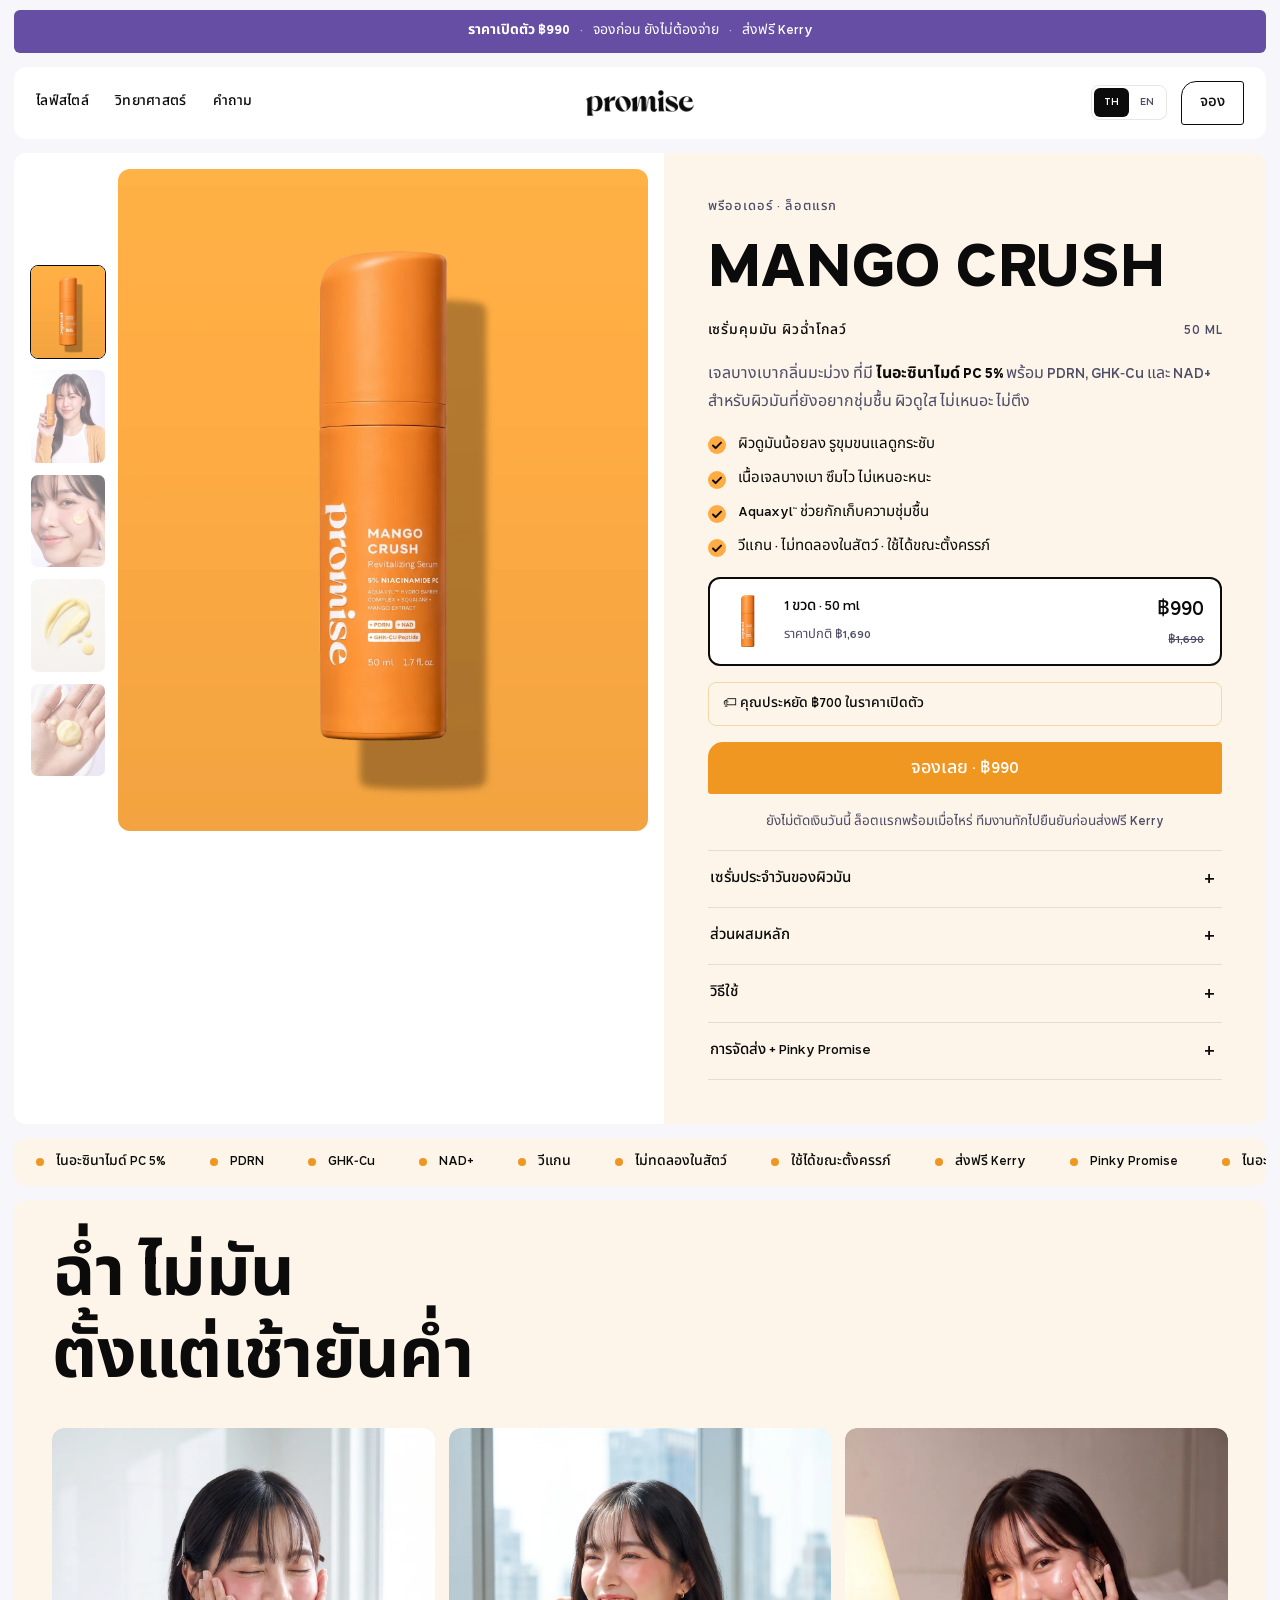
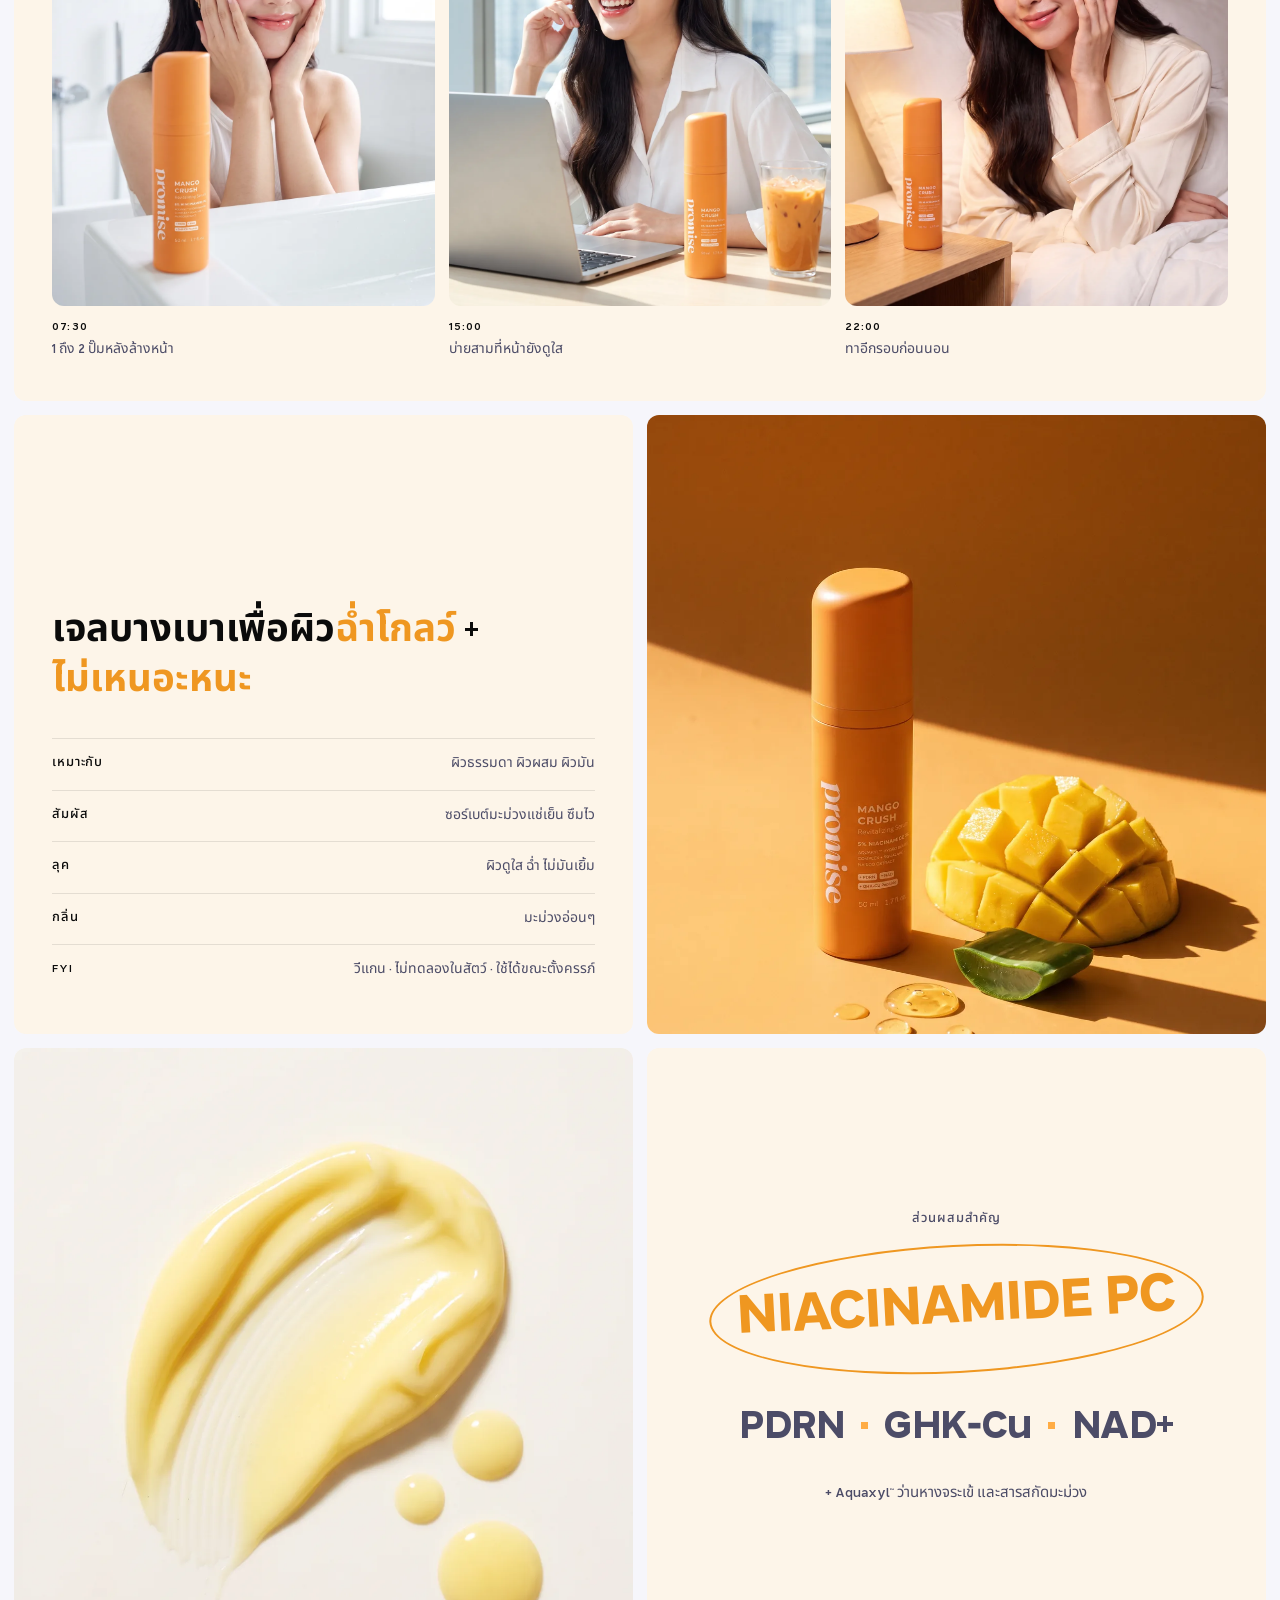
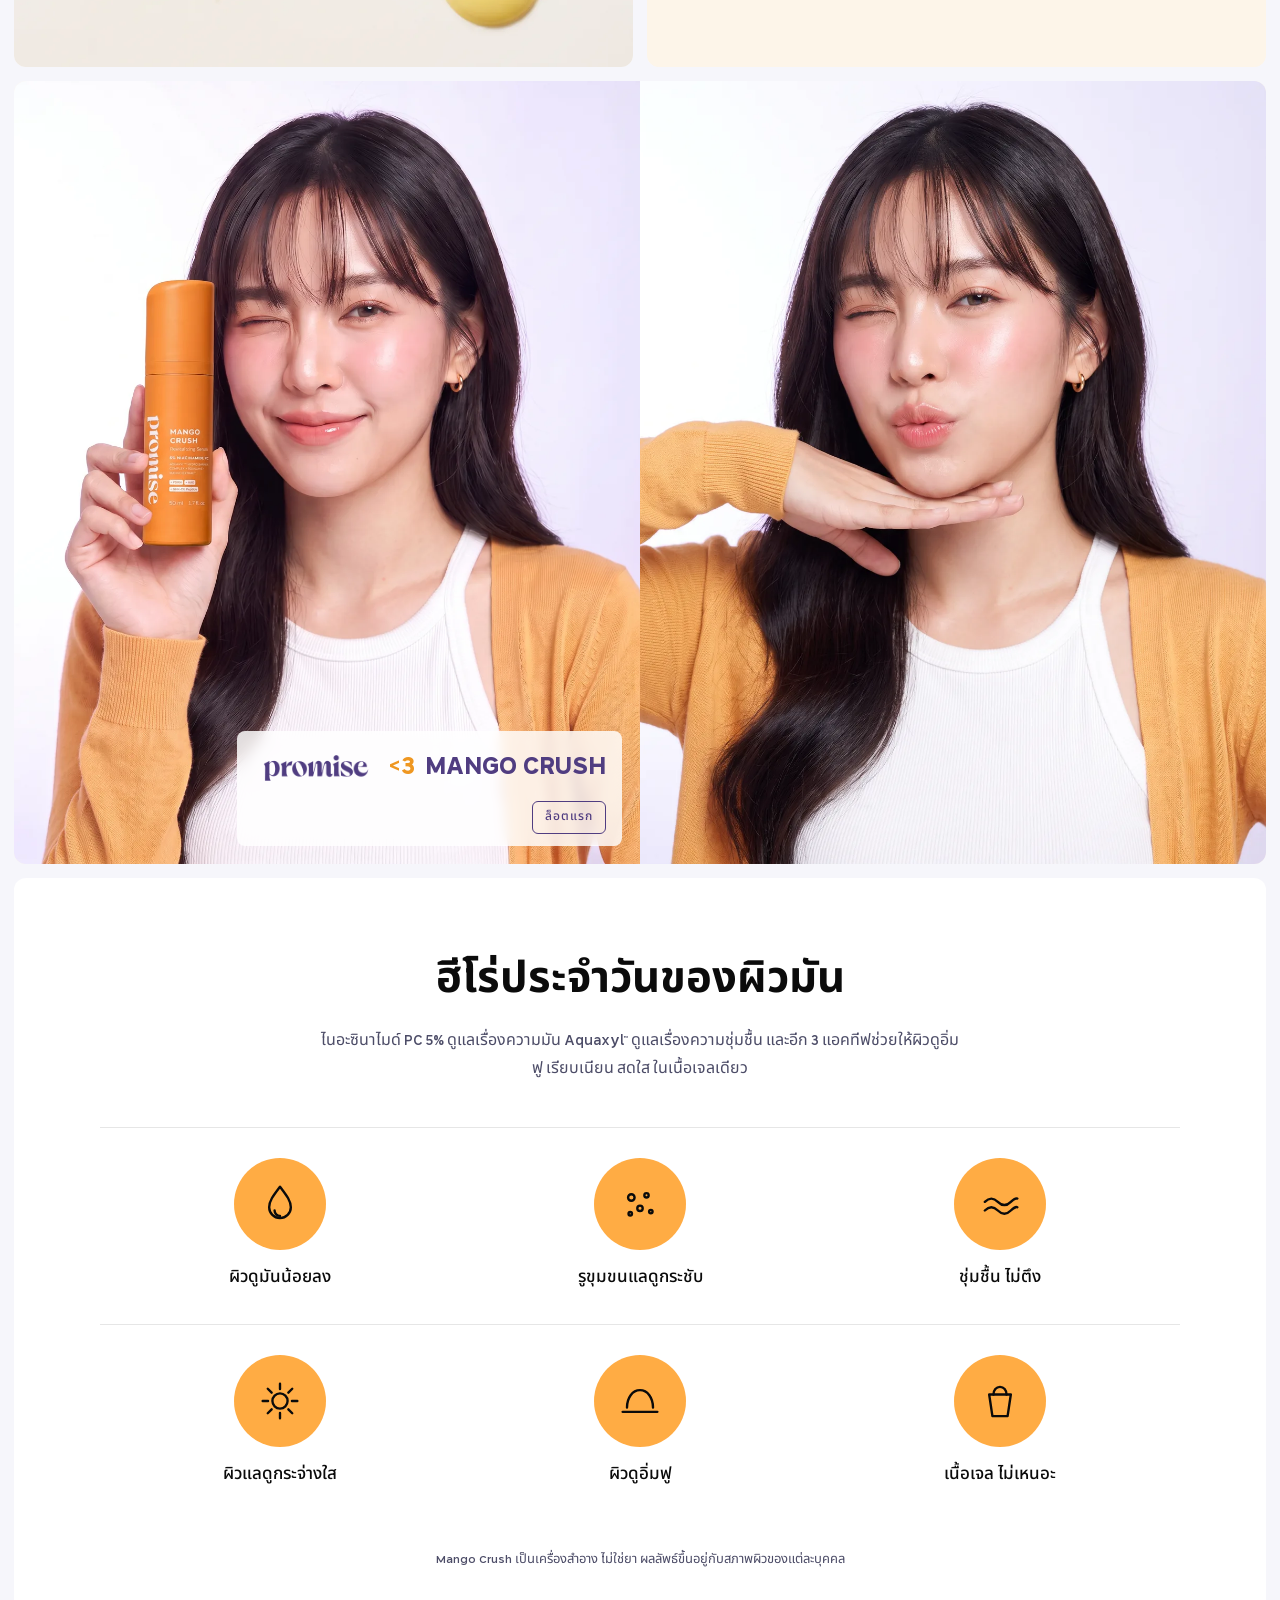
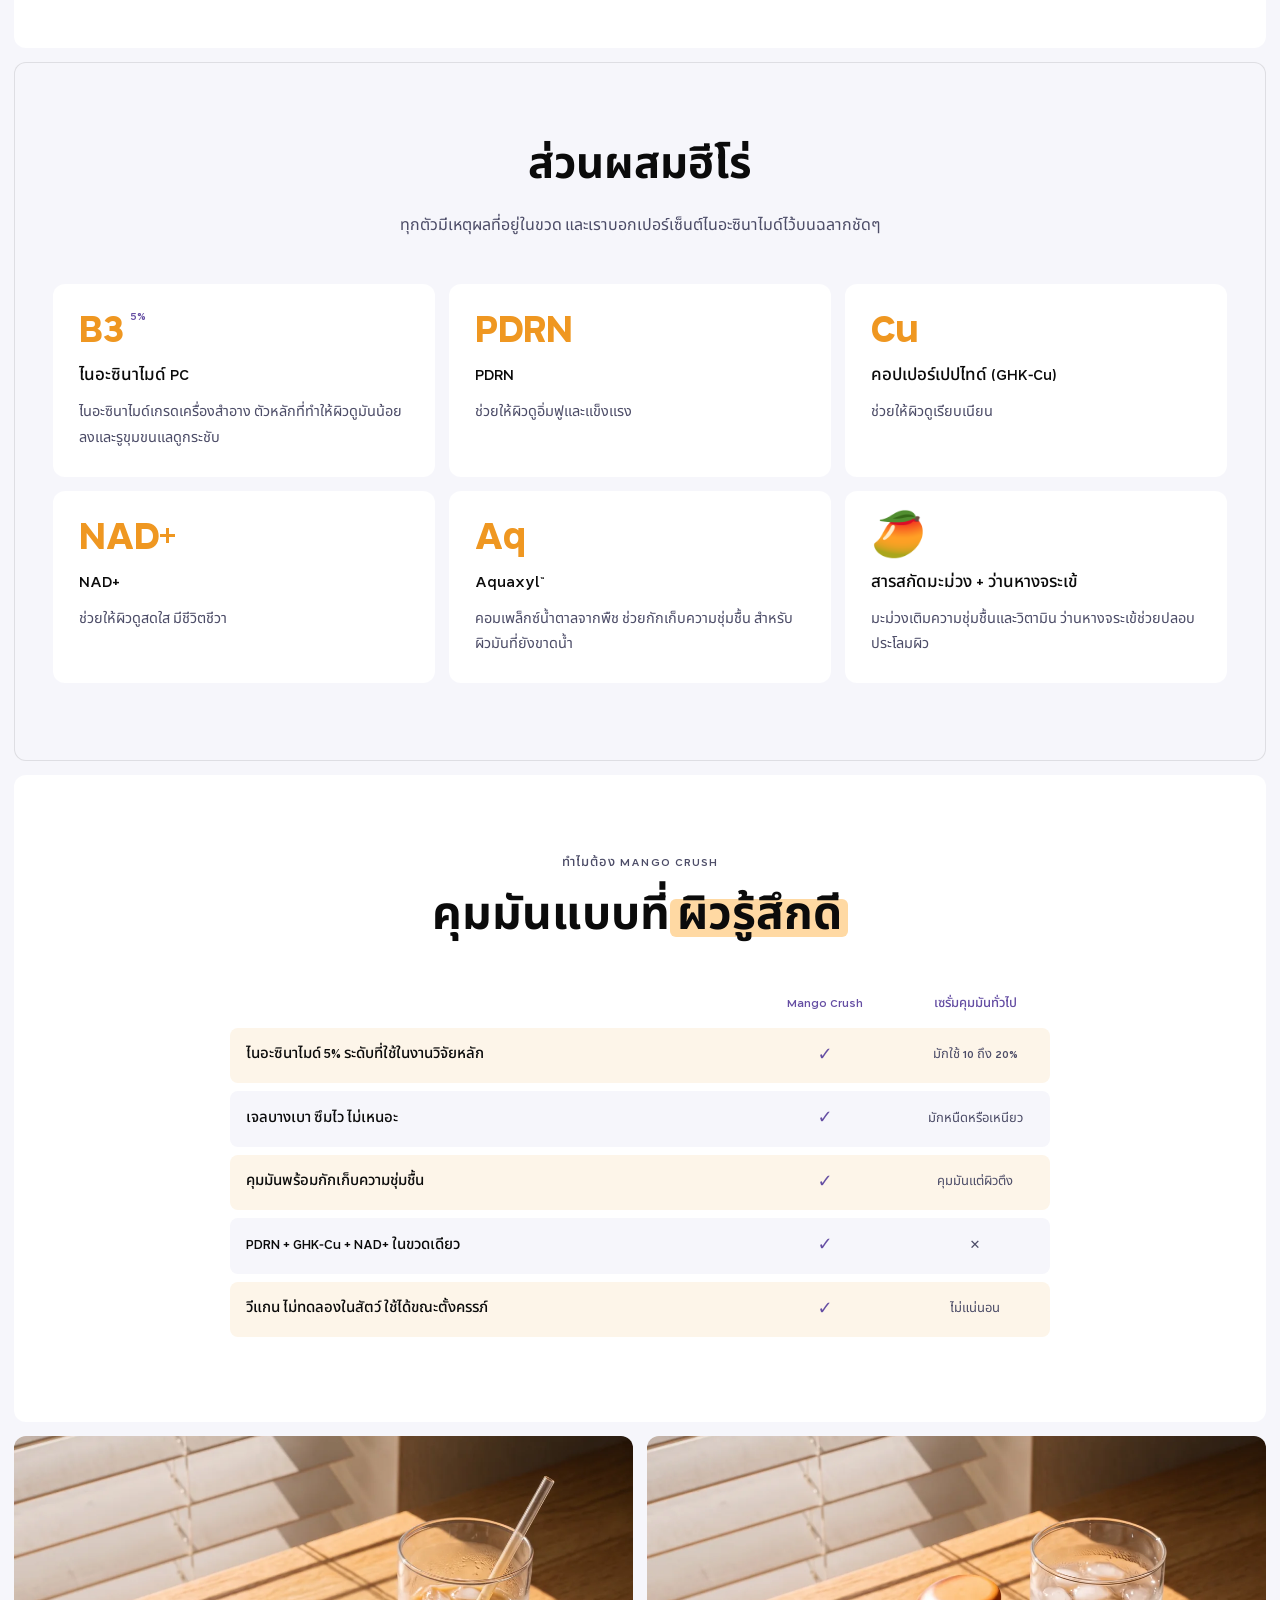
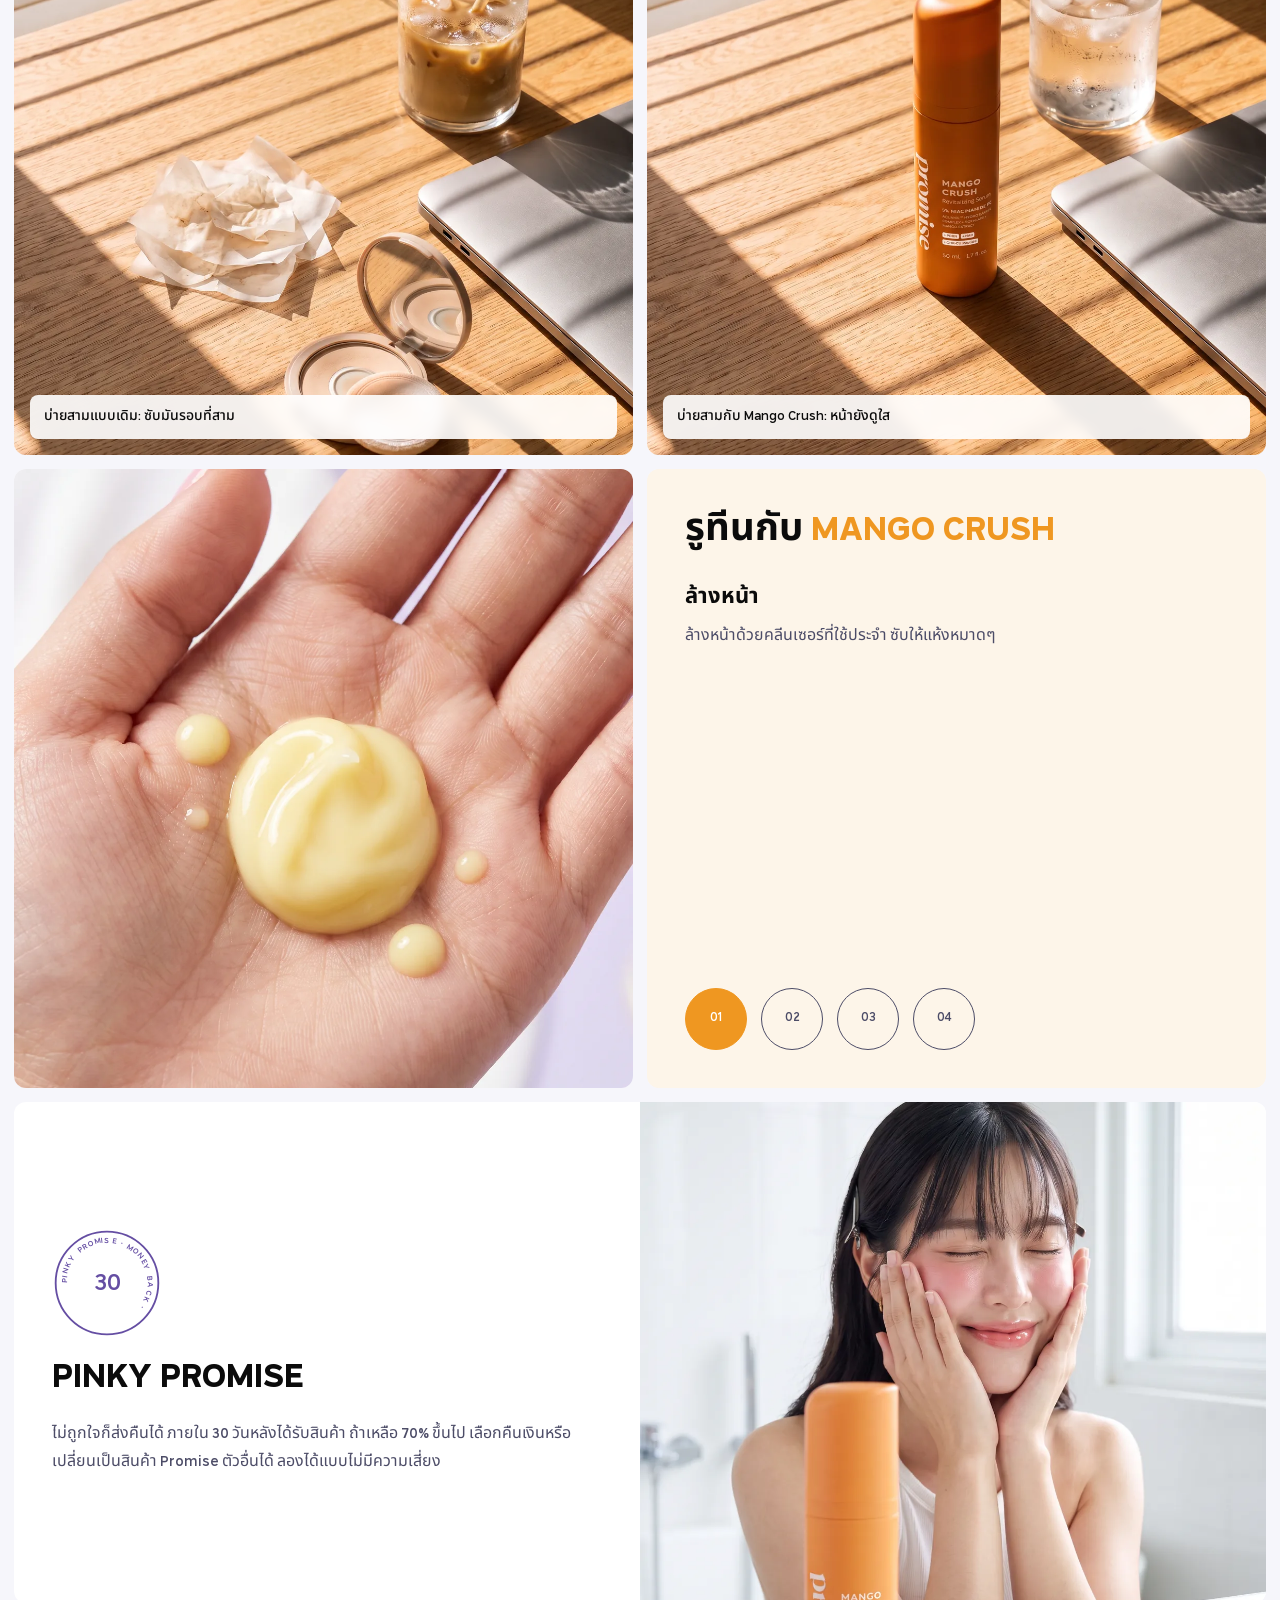
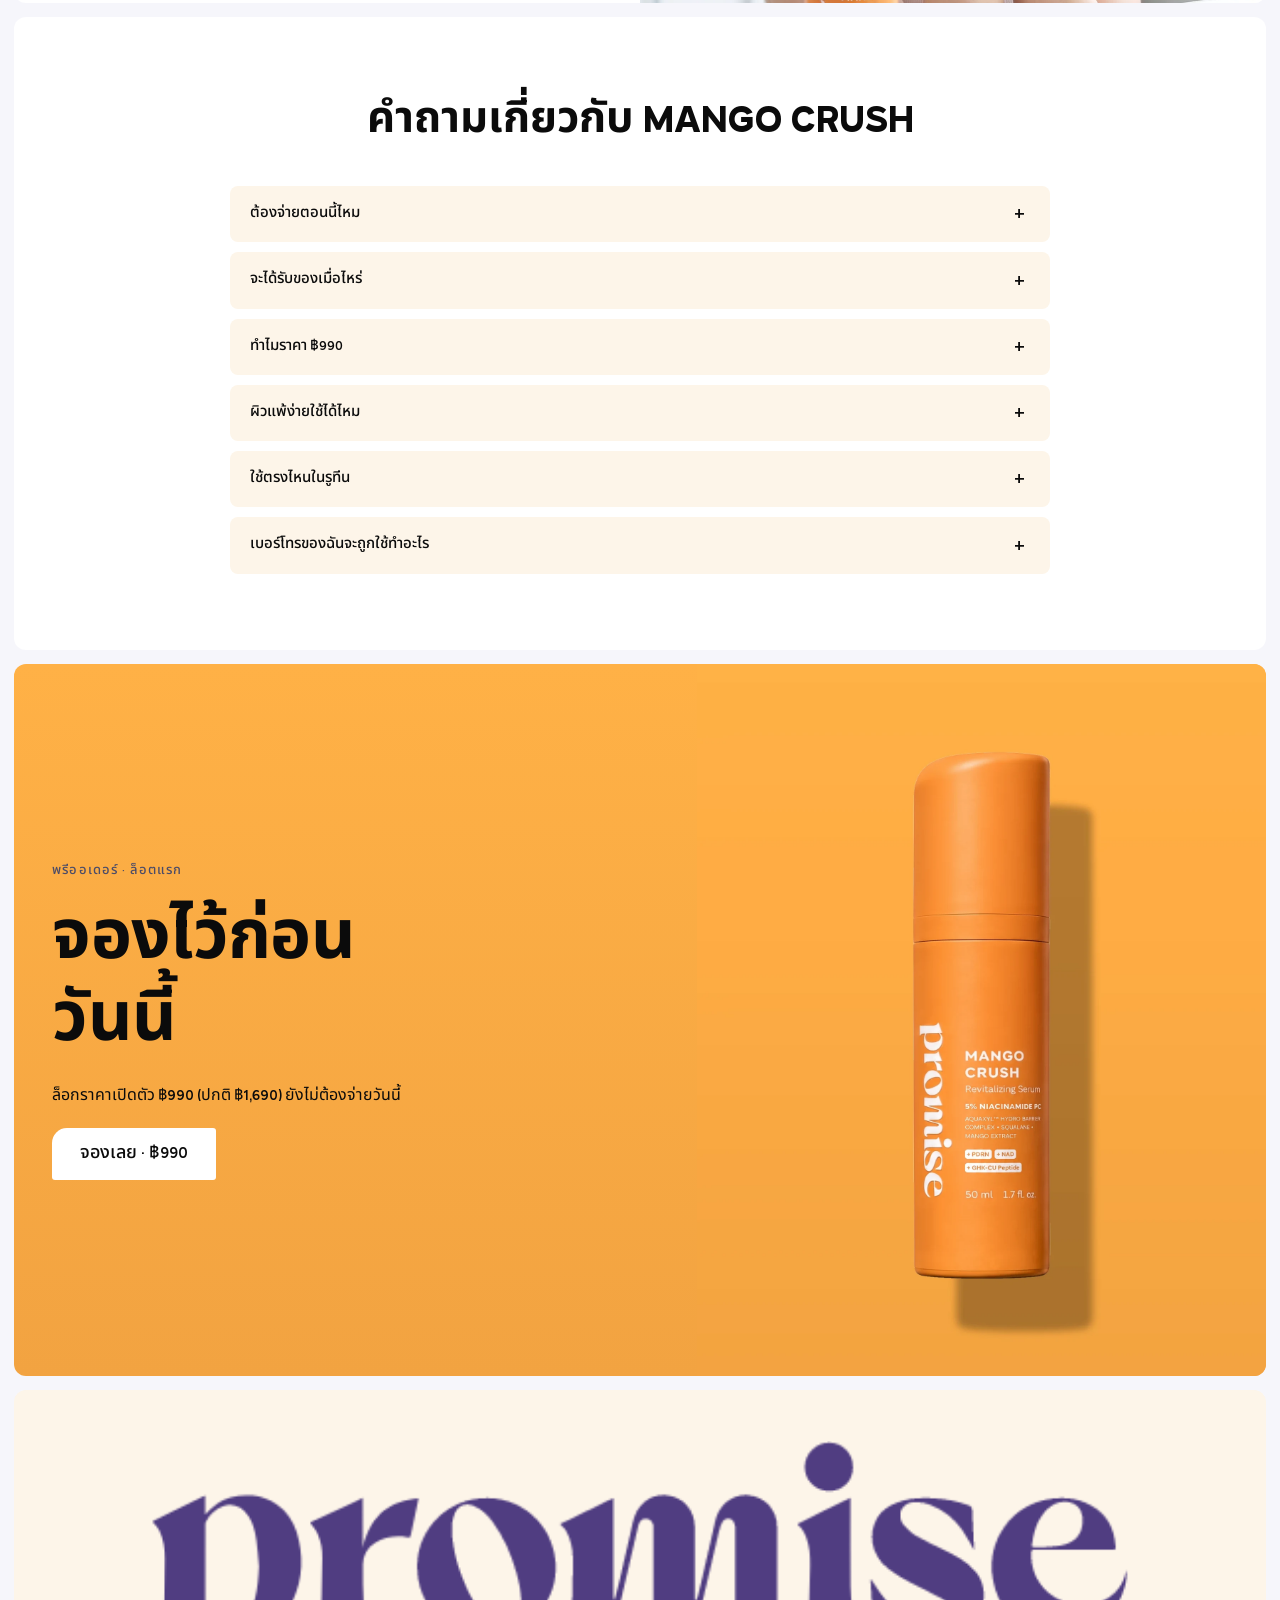
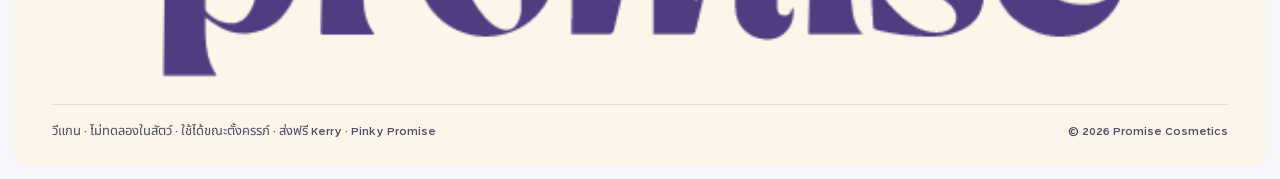
<file: index.html>
<!doctype html><html lang="th"><head><meta charset="utf-8"><meta name="viewport" content="width=device-width, initial-scale=1"><title>Mango Crush | promise</title><link rel="canonical" href="o3/"></head><body><a href="o3/">Mango Crush</a><script>location.replace("o3/"+location.search)</script></body></html>
</file>
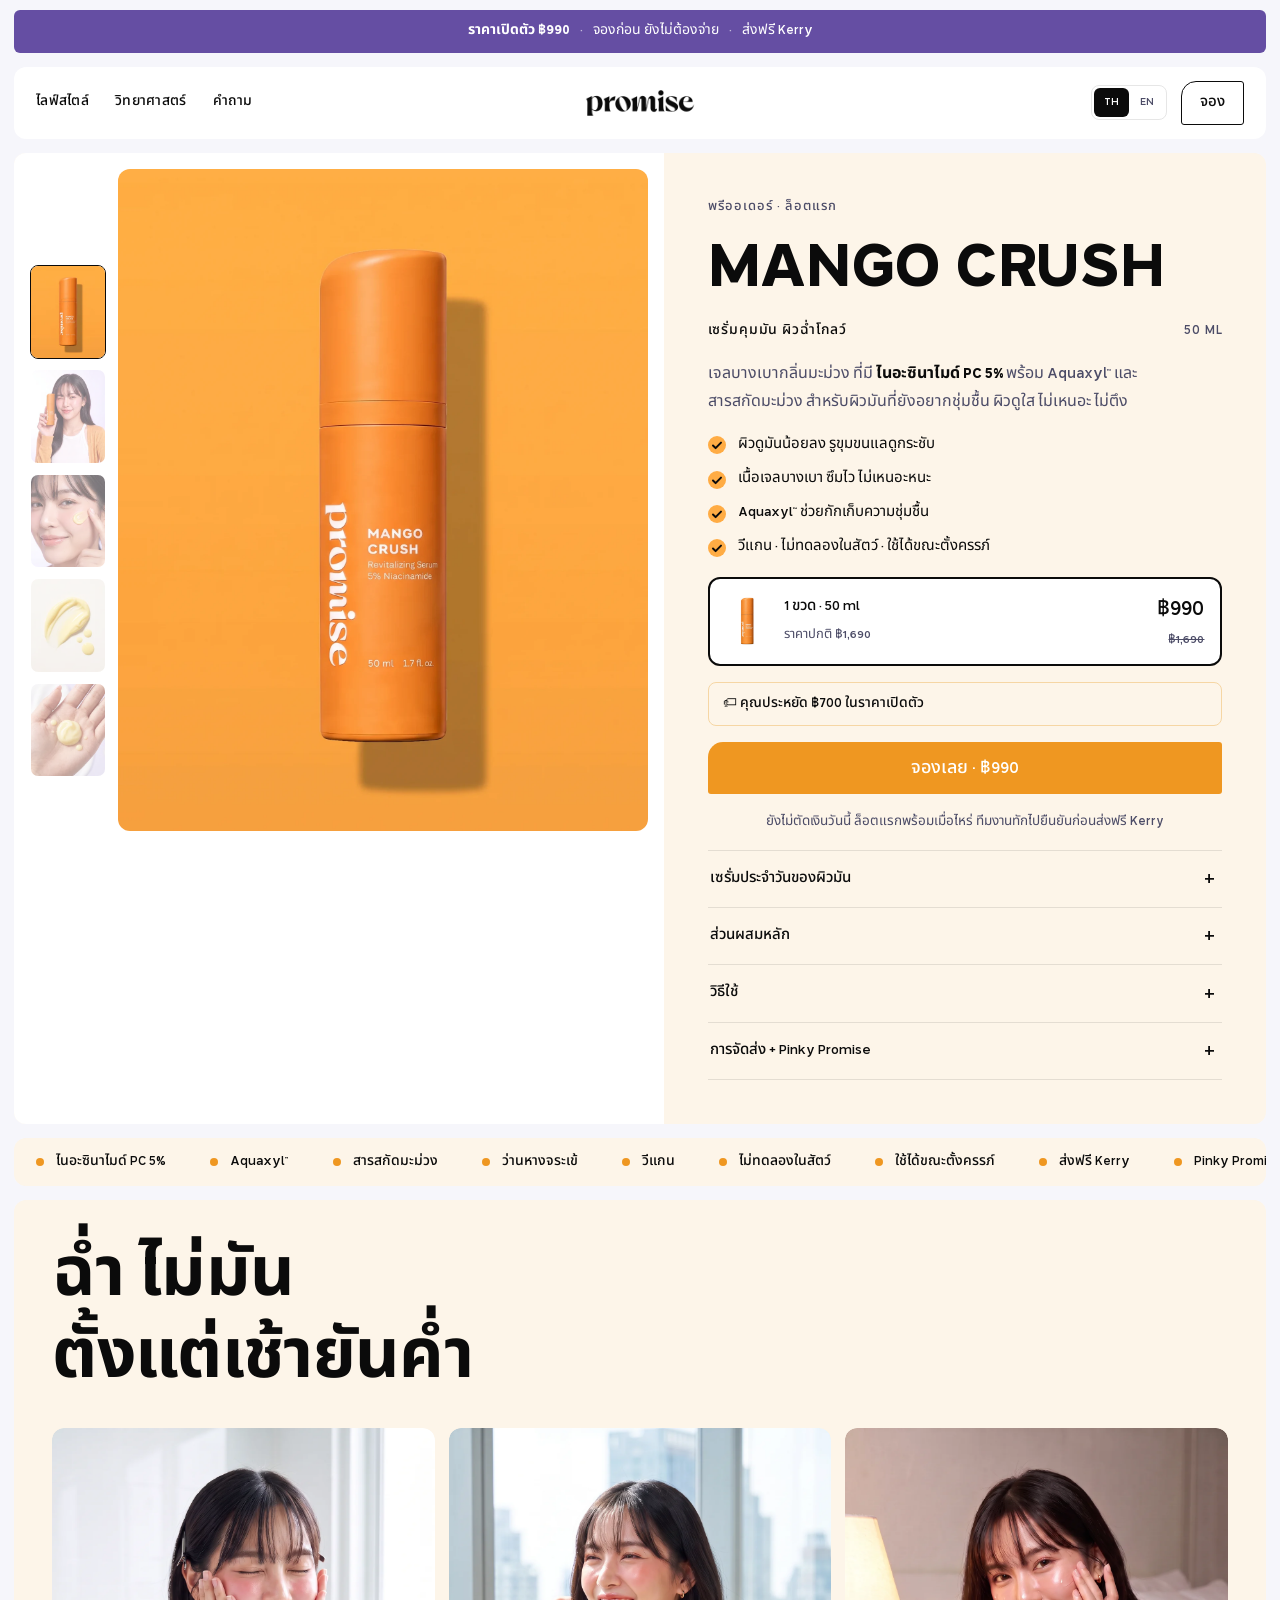
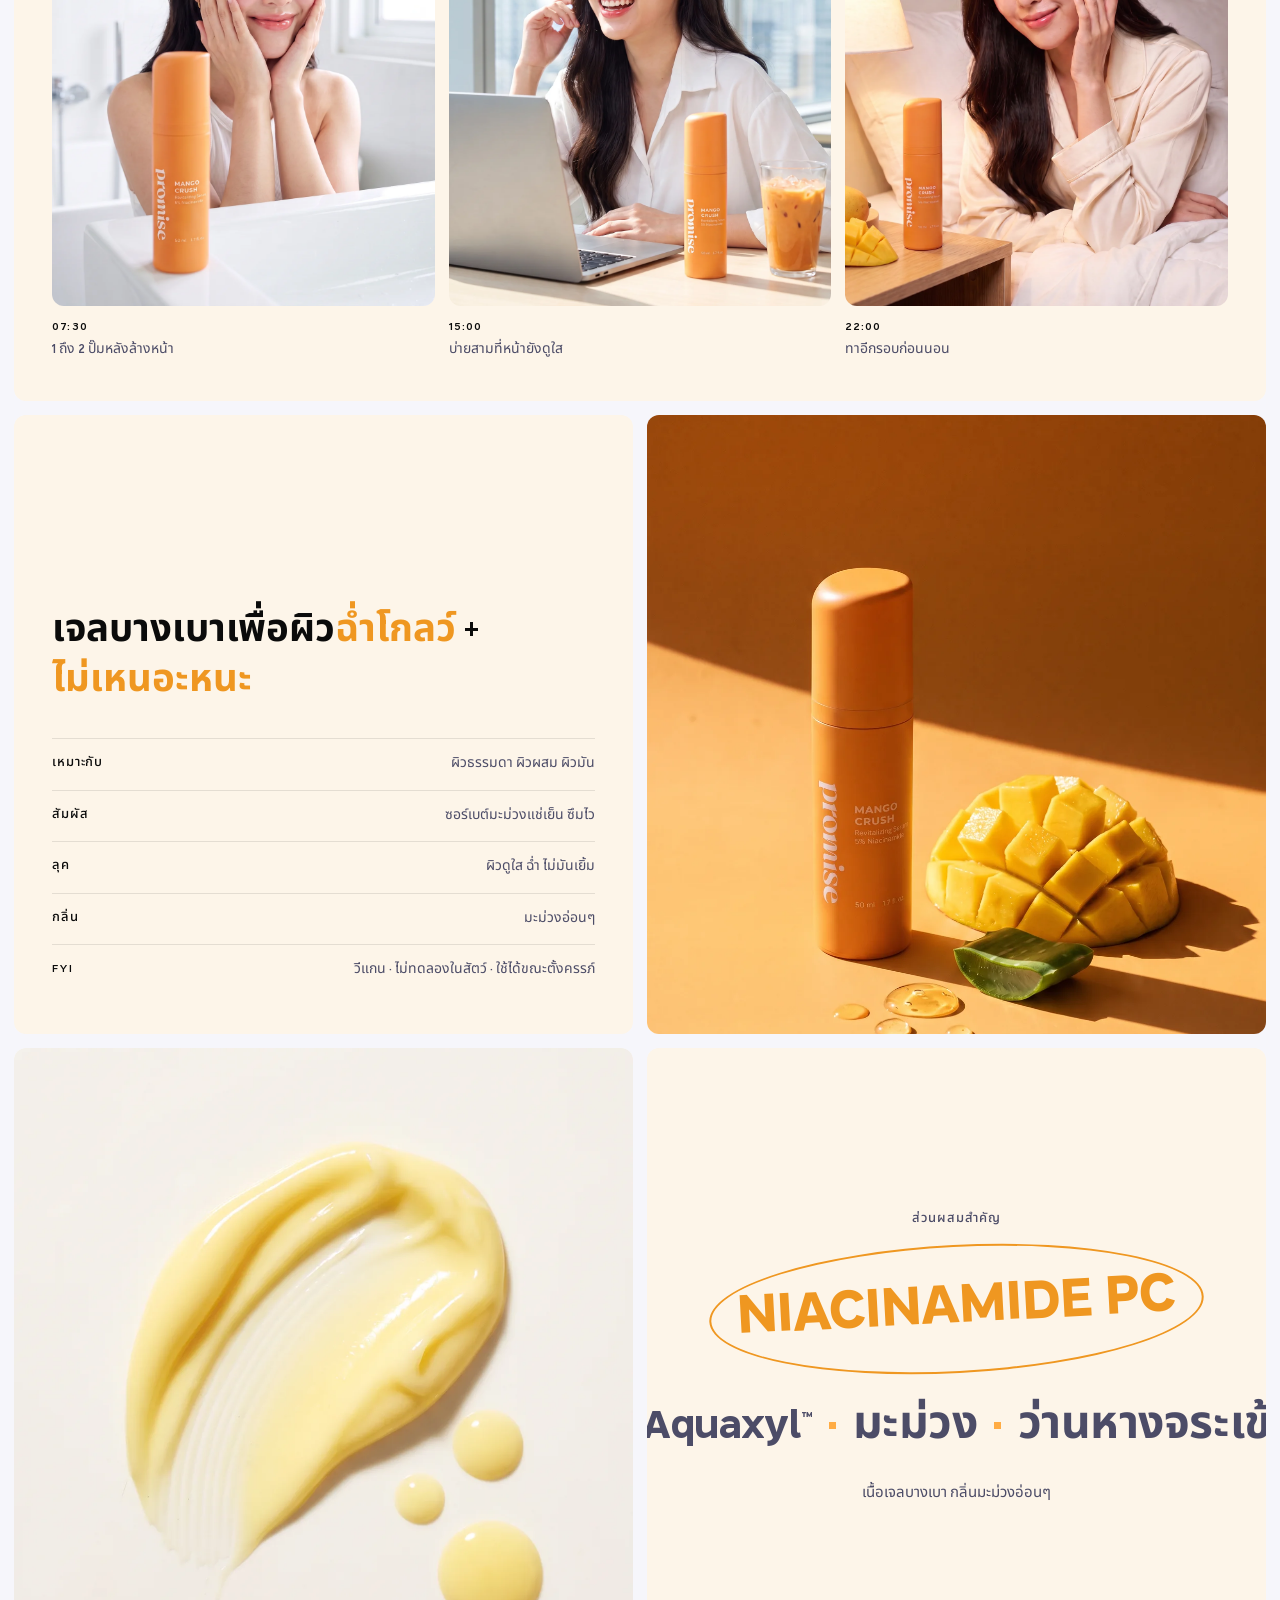
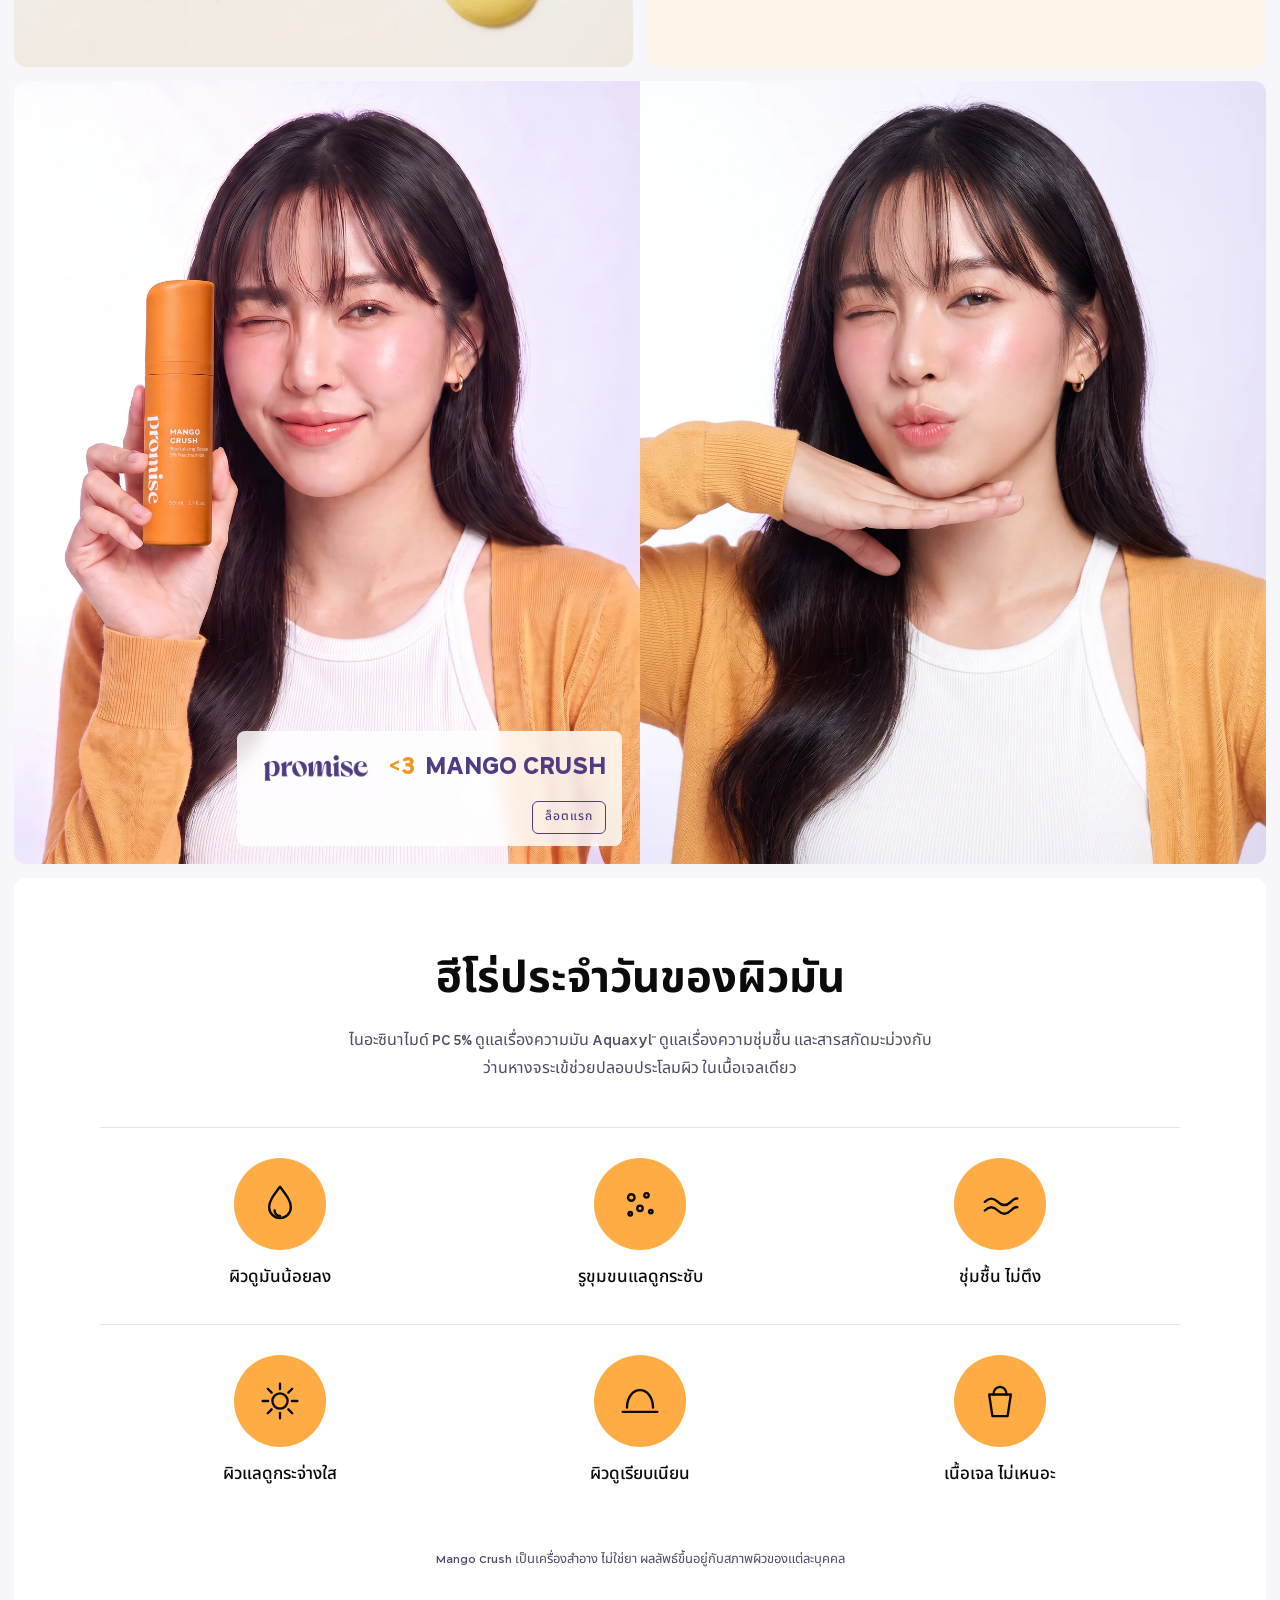
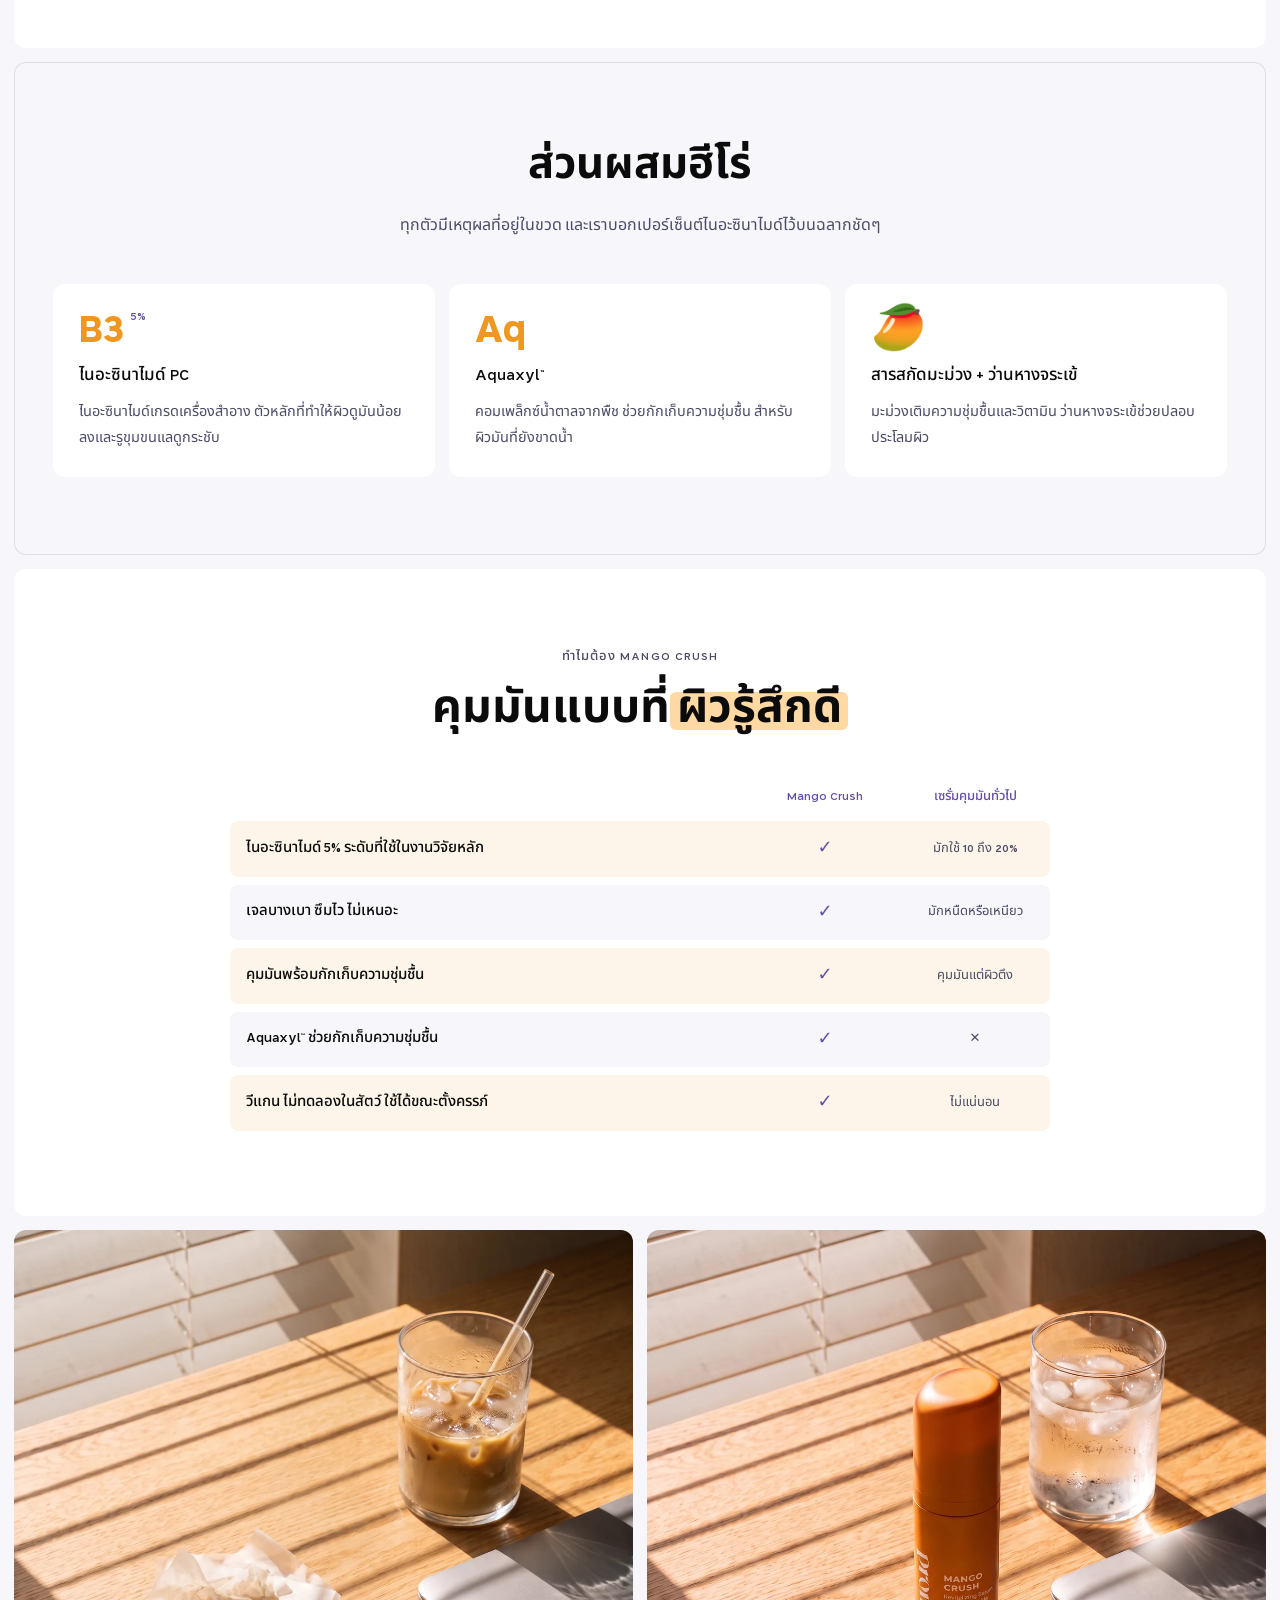
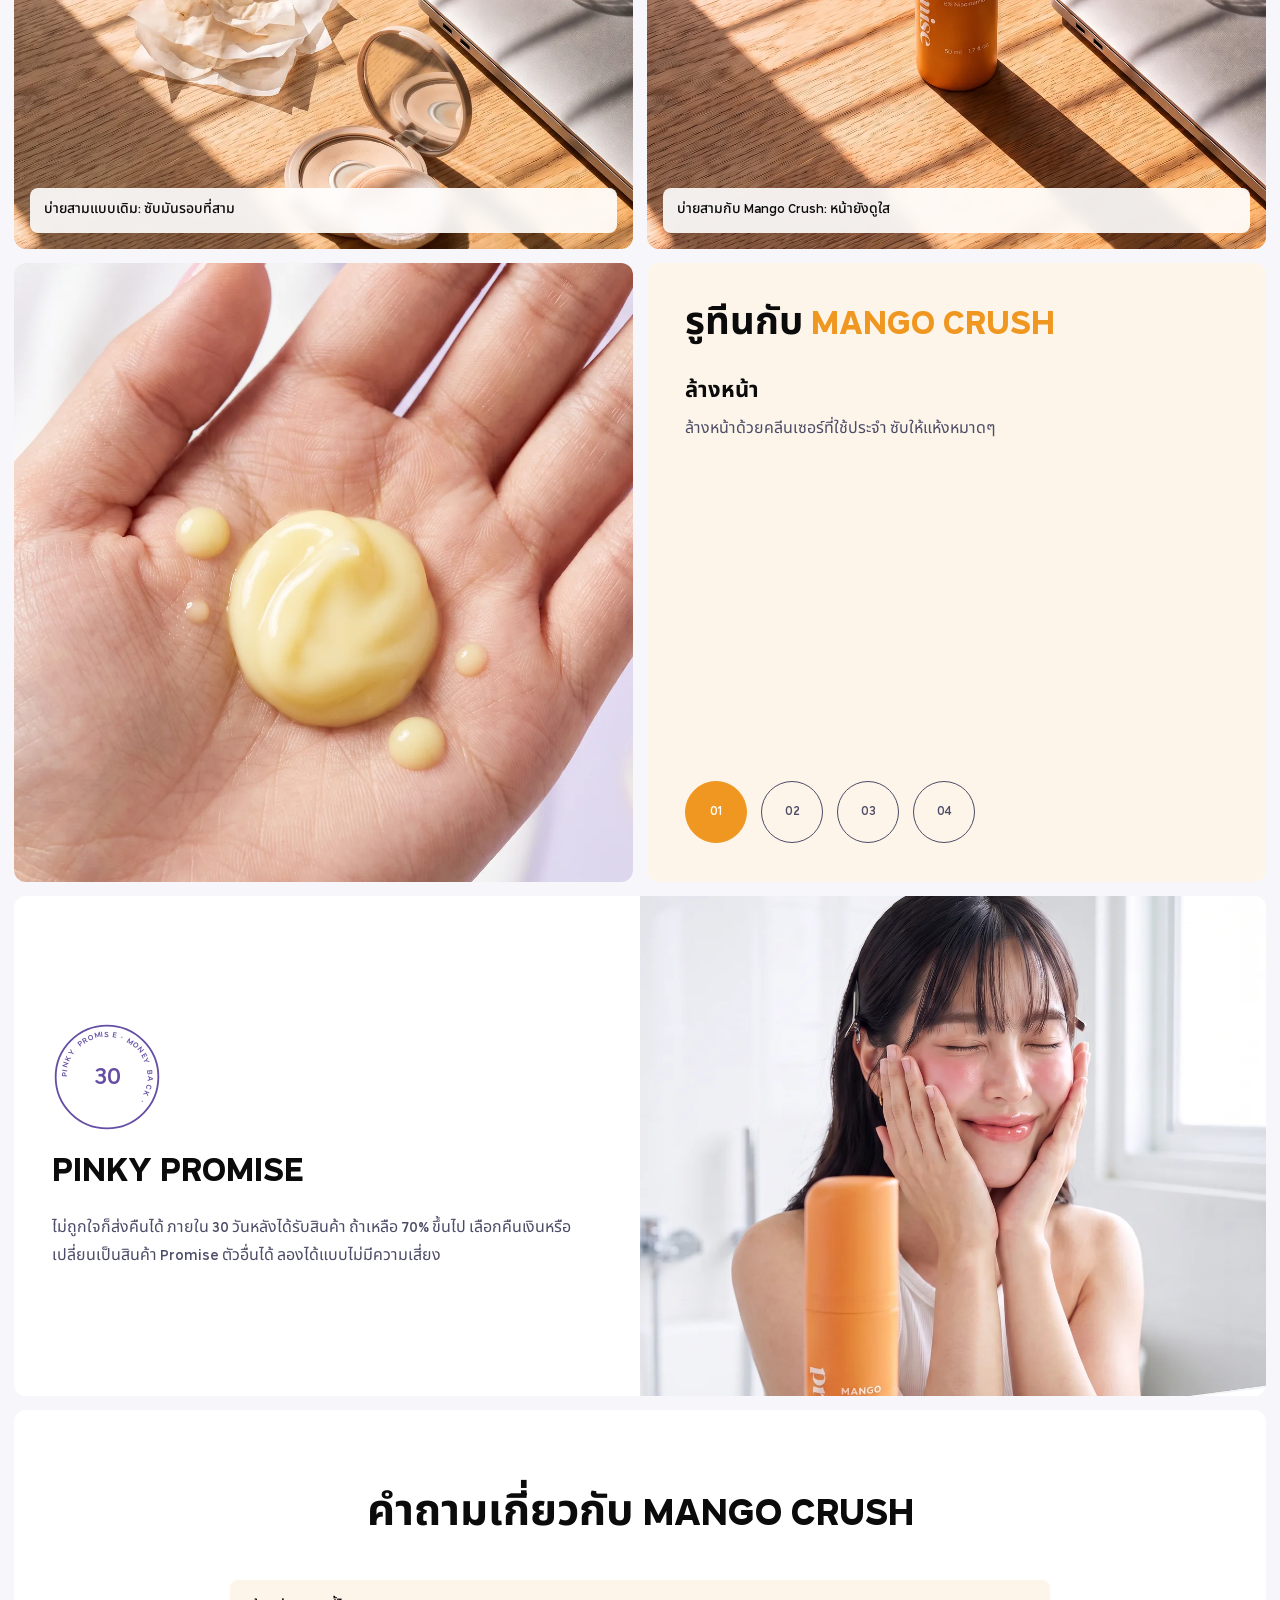
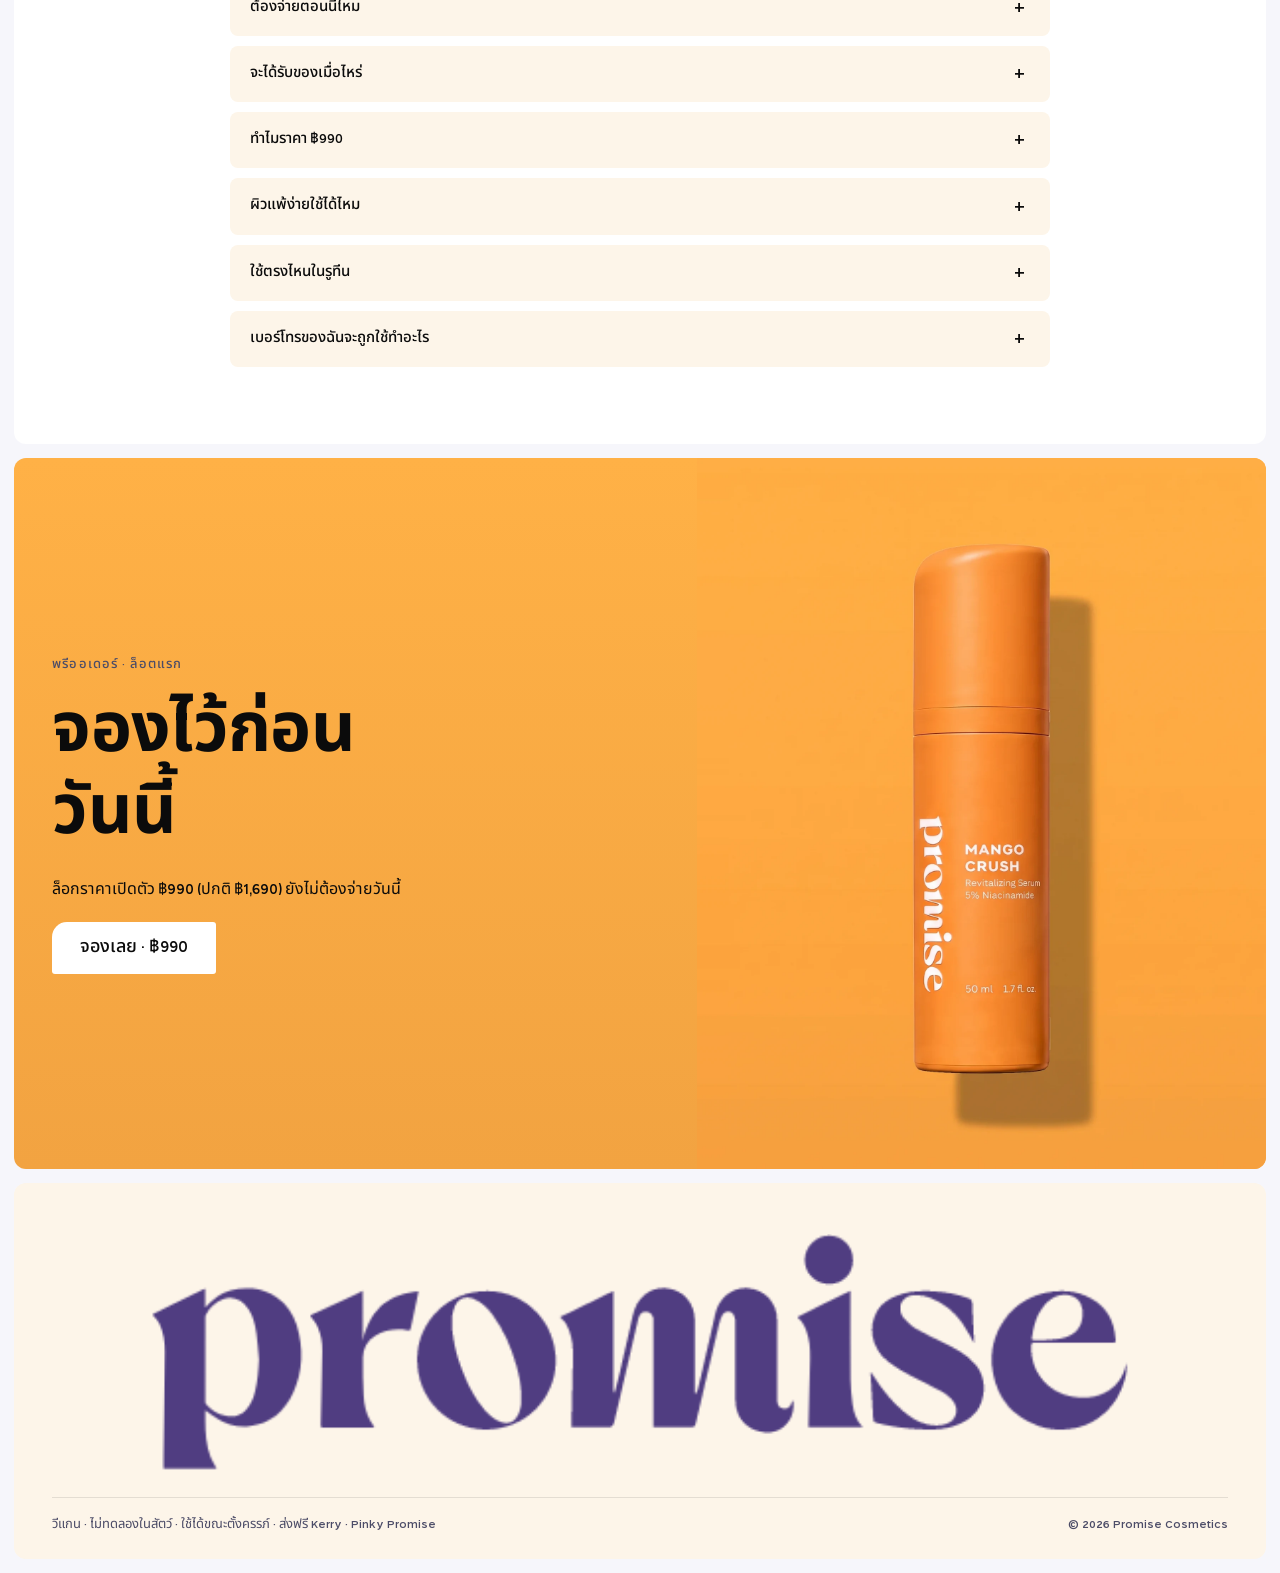
<file: o1/index.html>
<!doctype html>
<html lang="th" data-lang="th">
<head>
<meta charset="utf-8">
<meta name="viewport" content="width=device-width, initial-scale=1">
<title>Mango Crush · <t-th>จองราคาเปิดตัว ฿990</t-th><t-en>Reserve at the ฿990 launch price</t-en> | promise</title>
<meta name="description" content="Mango Crush: 5% niacinamide PC + Aquaxyl™ + mango extract. Light mango gel serum for oily skin. Launch price ฿990.">
<link rel="icon" href="../shared/favicon.png">
<link rel="preload" href="../shared/fonts/NotoSansThai.ttf" as="font" type="font/ttf" crossorigin>
<link rel="preload" href="../shared/fonts/RagSans-14-Bold.woff2" as="font" type="font/woff2" crossorigin>
<link rel="preload" href="img/packshot.webp" as="image" fetchpriority="high">
<link rel="stylesheet" href="../shared/style.css">
<!-- Meta pixel (Pixel 2.0, Promise TH). Off in QA (?test=1). -->
<script>
if (!/[?&]test=1/.test(location.search)) {
!function(f,b,e,v,n,t,s){if(f.fbq)return;n=f.fbq=function(){n.callMethod?n.callMethod.apply(n,arguments):n.queue.push(arguments)};if(!f._fbq)f._fbq=n;n.push=n;n.loaded=!0;n.version='2.0';n.queue=[];t=b.createElement(e);t.async=!0;t.src=v;s=b.getElementsByTagName(e)[0];s.parentNode.insertBefore(t,s)}(window,document,'script','https://connect.facebook.net/en_US/fbevents.js');
fbq('init','794210436837527'); fbq('track','PageView'); fbq('track','ViewContent',{content_name:'Mango Crush',content_ids:['mango-crush-o1b'],content_type:'product',value:990,currency:'THB'});
}
</script>

</head>
<body data-page="o1b">
<a class="skip" href="#buy"><t-th>ข้ามไปที่การจอง</t-th><t-en>Skip to reserve</t-en></a>

<!-- promo strip -->
<div class="strip">
  <p><b><t-th>ราคาเปิดตัว ฿990</t-th><t-en>Launch price ฿990</t-en></b><i>·</i><t-th>จองก่อน ยังไม่ต้องจ่าย</t-th><t-en>Reserve now, pay nothing yet</t-en><i>·</i><t-th>ส่งฟรี Kerry</t-th><t-en>Free Kerry shipping</t-en></p>
</div>

<!-- header -->
<header class="head">
  <nav class="head__nav" aria-label="<t-th>หัวข้อ</t-th><t-en>Sections</t-en>">
    <a href="#life"><t-th>ไลฟ์สไตล์</t-th><t-en>Lifestyle</t-en></a><a href="#science"><t-th>วิทยาศาสตร์</t-th><t-en>Science</t-en></a><a href="#faq"><t-th>คำถาม</t-th><t-en>FAQ</t-en></a>
  </nav>
  <a class="head__logo" href="#top" aria-label="promise"><img src="../shared/promise-ink.png" alt="promise" width="596" height="120"></a>
  <div class="head__right">
    <div class="lang" role="group" aria-label="Language">
      <button type="button" data-set-lang="th" aria-pressed="true">TH</button><button type="button" data-set-lang="en" aria-pressed="false">EN</button>
    </div>
    <button type="button" class="head__cta" data-open-reserve data-cta="header"><t-th>จอง</t-th><t-en>Reserve</t-en></button>
  </div>
</header>

<main id="top">

<!-- 1 · BUY (Rhode gallery + Salvida buy box) -->
<section class="buy card" id="buy" data-reveal>
  <div class="gal">
    <div class="gal__thumbs" role="list">
      <button type="button" class="thumb is-on" role="listitem" data-src="img/packshot.webp" aria-label="Packshot"><img src="img/t-packshot.webp" alt="" width="240" height="300"></button>
      <button type="button" class="thumb" role="listitem" data-src="img/life.webp" aria-label="Model"><img src="img/t-life.webp" alt="" width="240" height="298"></button>
      <button type="button" class="thumb" role="listitem" data-src="img/cheek.webp" aria-label="Gel on skin"><img src="img/t-cheek.webp" alt="" width="240" height="300"></button>
      <button type="button" class="thumb" role="listitem" data-src="img/texture.webp" aria-label="Texture"><img src="img/t-texture.webp" alt="" width="240" height="298"></button>
      <button type="button" class="thumb" role="listitem" data-src="img/palm.webp" aria-label="Gel in palm"><img src="img/t-palm.webp" alt="" width="240" height="298"></button>
    </div>
    <div class="gal__main"><img id="gal-main" src="img/packshot.webp" alt="Mango Crush Revitalizing Serum 50 ml" width="1600" height="2000"></div>
  </div>

  <div class="box">
    <p class="eyebrow"><t-th><t-nw>พรีออเดอร์</t-nw> · ล็อตแรก</t-th><t-en>Pre-order · first batch</t-en></p>
    <h1 class="name">mango crush</h1>
    <p class="kicker"><t-th>เซรั่มคุมมัน ผิว<t-nw>ฉ่ำโกลว์</t-nw></t-th><t-en>The oil-control glow serum</t-en><span>50&nbsp;ml</span></p>
    <p class="lede"><t-th>เจลบางเบากลิ่นมะม่วง ที่มี <b><t-nw>ไนอะซินาไมด์</t-nw> PC 5%</b> พร้อม Aquaxyl™ และ<t-nw>สารสกัดมะม่วง</t-nw> สำหรับ<t-nw>ผิวมัน</t-nw>ที่ยังอยากชุ่มชื้น ผิวดูใส ไม่เหนอะ ไม่ตึง</t-th><t-en>A light mango-scented gel with <b>5% niacinamide PC</b>, plus Aquaxyl™ and mango extract, for oily skin that still wants moisture. Clear-looking, never sticky, never tight.</t-en></p>
    <ul class="checks">
      <li><t-th>ผิวดูมันน้อยลง <t-nw>รูขุมขน</t-nw>แลดูกระชับ</t-th><t-en>Less shine, tighter-looking pores</t-en></li>
      <li><t-th>เนื้อเจลบางเบา ซึมไว <t-nw>ไม่<t-nw>เหนอะหนะ</t-nw></t-nw></t-th><t-en>Light gel that sinks in fast, never sticky</t-en></li>
      <li><t-th>Aquaxyl™ ช่วยกักเก็บ<t-nw>ความชุ่มชื้น</t-nw></t-th><t-en>Aquaxyl™ helps skin hold on to moisture</t-en></li>
      <li><t-th>วีแกน · ไม่ทดลองในสัตว์ · ใช้ได้ขณะ<t-nw>ตั้งครรภ์</t-nw></t-th><t-en>Vegan · cruelty-free · pregnancy-safe</t-en></li>
    </ul>

    <div class="opt" aria-label="<t-th>ตัวเลือก</t-th><t-en>Option</t-en>">
      <img src="img/bottle-sm.png" alt="" width="109" height="400">
      <div><b><t-th>1 ขวด · 50 ml</t-th><t-en>1 bottle · 50 ml</t-en></b><span><t-th>ราคาปกติ ฿1,690</t-th><t-en>Regular price ฿1,690</t-en></span></div>
      <p class="opt__price"><b>฿990</b><s>฿1,690</s></p>
    </div>
    <p class="save"><t-th>คุณประหยัด ฿700 ในราคาเปิดตัว</t-th><t-en>You're saving ฿700 on the launch price</t-en></p>
    <button type="button" class="btn" data-open-reserve data-cta="buybox"><t-th>จองเลย · ฿990</t-th><t-en>Reserve · ฿990</t-en></button>
    <p class="after"><t-th>ยังไม่ตัดเงินวันนี้ ล็อตแรกพร้อมเมื่อไหร่ ทีมงานทักไปยืนยันก่อนส่งฟรี Kerry</t-th><t-en>Nothing is charged today. When the first batch is ready, we message you to confirm, then ship free with Kerry.</t-en></p>

    <div class="acc">
      <details><summary><t-th>เซรั่มประจำวันของ<t-nw>ผิวมัน</t-nw></t-th><t-en>The everyday oil-control serum</t-en></summary>
        <p><t-th>เซรั่มเจล<t-nw>ไนอะซินาไมด์</t-nw> 5% กลิ่นมะม่วง ผสม Aquaxyl™ และ<t-nw>สารสกัดมะม่วง</t-nw> ใช้ได้ทั้งเช้าและเย็น และใช้เป็น<t-nw>ไพรเมอร์</t-nw>ก่อนแต่งหน้าได้</t-th><t-en>A 5% niacinamide mango gel with Aquaxyl™ and mango extract. Use it morning and night, and as a primer before makeup.</t-en></p></details>
      <details><summary><t-th>ส่วนผสมหลัก</t-th><t-en>Key ingredients</t-en></summary>
        <p><t-th><t-nw>ไนอะซินาไมด์</t-nw> PC 5%, Aquaxyl™, <t-nw>ว่านหางจระเข้</t-nw>, <t-nw>สารสกัดมะม่วง</t-nw></t-th><t-en>5% niacinamide PC, Aquaxyl™, aloe vera, mango extract.</t-en></p></details>
      <details><summary><t-th>วิธีใช้</t-th><t-en>How to use</t-en></summary>
        <p><t-th>หลังล้างหน้า ก่อน<t-nw>มอยส์เจอไรเซอร์</t-nw> กด 1 ถึง 2 ปั๊มลงฝ่ามือ แล้วกดเบาๆ ให้ทั่วหน้า เช้าและเย็น ตอนเช้าตามด้วย<t-nw>กันแดด</t-nw></t-th><t-en>After cleansing and before moisturiser, press 1 to 2 pumps into your palm and press gently over the face. Morning and night; follow with sunscreen in the morning.</t-en></p></details>
      <details><summary><t-th>การจัดส่ง + Pinky Promise</t-th><t-en>Shipping + Pinky Promise</t-en></summary>
        <p><t-th>ส่งฟรี Kerry Express ทั่วประเทศ Pinky Promise: ภายใน 30 วันหลังได้รับสินค้า ถ้าเหลือ 70% ขึ้นไป เลือกคืนเงินหรือเปลี่ยนเป็นสินค้าอื่นได้</t-th><t-en>Free Kerry Express nationwide. Pinky Promise: within 30 days of receiving it, with 70% or more left, choose a refund or a swap for another product.</t-en></p></details>
    </div>
  </div>
</section>

<!-- trust marquee (Salvida) -->
<div class="marquee" aria-hidden="true"><div class="marquee__track">
  <span><t-th><t-nw>ไนอะซินาไมด์</t-nw> PC 5%</t-th><t-en>5% niacinamide PC</t-en></span><span>Aquaxyl™</span><span><t-th><t-nw>สารสกัดมะม่วง</t-nw></t-th><t-en>Mango extract</t-en></span><span><t-th><t-nw>ว่านหางจระเข้</t-nw></t-th><t-en>Aloe vera</t-en></span><span><t-th>วีแกน</t-th><t-en>Vegan</t-en></span><span><t-th>ไม่ทดลองในสัตว์</t-th><t-en>Cruelty-free</t-en></span><span><t-th>ใช้ได้ขณะ<t-nw>ตั้งครรภ์</t-nw></t-th><t-en>Pregnancy-safe</t-en></span><span><t-th>ส่งฟรี Kerry</t-th><t-en>Free Kerry</t-en></span><span>Pinky Promise</span>
  <span><t-th><t-nw>ไนอะซินาไมด์</t-nw> PC 5%</t-th><t-en>5% niacinamide PC</t-en></span><span>Aquaxyl™</span><span><t-th><t-nw>สารสกัดมะม่วง</t-nw></t-th><t-en>Mango extract</t-en></span><span><t-th><t-nw>ว่านหางจระเข้</t-nw></t-th><t-en>Aloe vera</t-en></span><span><t-th>วีแกน</t-th><t-en>Vegan</t-en></span><span><t-th>ไม่ทดลองในสัตว์</t-th><t-en>Cruelty-free</t-en></span><span><t-th>ใช้ได้ขณะ<t-nw>ตั้งครรภ์</t-nw></t-th><t-en>Pregnancy-safe</t-en></span><span><t-th>ส่งฟรี Kerry</t-th><t-en>Free Kerry</t-en></span><span>Pinky Promise</span>
</div></div>

<!-- ============ LIFESTYLE (Rhode) ============ -->

<!-- 2 · a day of glow: image row -->
<section class="card row" id="life" data-reveal>
  <h2 class="big"><t-th>ฉ่ำ ไม่มัน<br>ตั้งแต่เช้ายันค่ำ</t-th><t-en>glow, not grease.<br>from 7am to 10pm.</t-en></h2>
  <div class="row__scroll">
    <figure><img src="img/morning.webp" alt="" loading="lazy" width="1200" height="1490"><figcaption><b>07:30</b><t-th>1 ถึง 2 ปั๊มหลังล้างหน้า</t-th><t-en>1 to 2 pumps after cleansing</t-en></figcaption></figure>
    <figure><img src="img/noon.webp" alt="" loading="lazy" width="1200" height="1490"><figcaption><b>15:00</b><t-th>บ่ายสามที่หน้ายังดูใส</t-th><t-en>A 3pm face that still looks clear</t-en></figcaption></figure>
    <figure><img src="img/night.webp" alt="" loading="lazy" width="1200" height="1490"><figcaption><b>22:00</b><t-th>ทาอีกรอบก่อนนอน</t-th><t-en>Once more before bed</t-en></figcaption></figure>
  </div>
</section>

<!-- 3 · spec card + still life (Rhode bento) -->
<section class="bento" data-reveal>
  <div class="card spec">
    <h2 class="mid"><t-th>เจลบางเบาเพื่อผิว<b><t-nw>ฉ่ำโกลว์</t-nw></b> + <b><t-nw>ไม่<t-nw>เหนอะหนะ</t-nw></t-nw></b></t-th><t-en>A light gel for a <b>GLOWY</b> look + <b>NON-STICKY</b> skin.</t-en></h2>
    <dl>
      <div><dt><t-th>เหมาะกับ</t-th><t-en>Good for</t-en></dt><dd><t-th>ผิวธรรมดา ผิวผสม <t-nw>ผิวมัน</t-nw></t-th><t-en>Normal, combination, oily skin</t-en></dd></div>
      <div><dt><t-th>สัมผัส</t-th><t-en>Feels like</t-en></dt><dd><t-th><t-nw>ซอร์เบต์มะม่วง</t-nw>แช่เย็น ซึมไว</t-th><t-en>A chilled mango sorbet that sinks in fast</t-en></dd></div>
      <div><dt><t-th>ลุค</t-th><t-en>Looks like</t-en></dt><dd><t-th>ผิวดูใส ฉ่ำ ไม่มันเยิ้ม</t-th><t-en>Clear, dewy, never greasy</t-en></dd></div>
      <div><dt><t-th>กลิ่น</t-th><t-en>Smells like</t-en></dt><dd><t-th>มะม่วงอ่อนๆ</t-th><t-en>Soft fresh mango</t-en></dd></div>
      <div><dt>FYI</dt><dd><t-th>วีแกน · ไม่ทดลองในสัตว์ · ใช้ได้ขณะ<t-nw>ตั้งครรภ์</t-nw></t-th><t-en>Vegan · cruelty-free · pregnancy-safe</t-en></dd></div>
    </dl>
  </div>
  <figure class="card ph"><img src="img/ingredients.webp" alt="" loading="lazy" width="1200" height="1490"></figure>
</section>

<!-- 4 · made with (Rhode bento) -->
<section class="bento bento--flip" data-reveal>
  <figure class="card ph"><img src="img/texture.webp" alt="" loading="lazy" width="1200" height="1490"></figure>
  <div class="card made">
    <p class="eyebrow"><t-th>ส่วนผสมสำคัญ</t-th><t-en>Made with</t-en></p>
    <p class="made__hero"><span>niacinamide PC</span></p>
    <p class="made__list">Aquaxyl™<i>·</i><t-th>มะม่วง</t-th><t-en>mango</t-en><i>·</i><t-th><t-nw>ว่านหางจระเข้</t-nw></t-th><t-en>aloe</t-en></p>
    <p class="made__sub"><t-th>เนื้อเจลบางเบา กลิ่นมะม่วงอ่อนๆ</t-th><t-en>A light gel with a soft mango scent</t-en></p>
  </div>
</section>

<!-- 5 · campaign (Rhode) -->
<section class="card camp" data-reveal>
  <img class="camp__a" src="img/life.webp" alt="" loading="lazy" width="1200" height="1490">
  <img class="camp__b" src="img/face.webp" alt="" loading="lazy" width="1200" height="1490">
  <div class="camp__tag"><p><img src="../shared/promise-deep.png" alt="promise" width="596" height="120"> <span>&lt;3</span> mango crush</p><em><t-th>ล็อตแรก</t-th><t-en>First batch</t-en></em></div>
</section>

<!-- ============ SCIENCE (Salvida) ============ -->

<!-- 6 · everyday hero: 6 benefits -->
<section class="sci" id="science" data-reveal>
  <h2 class="sci__h"><t-th>ฮีโร่ประจำวันของ<t-nw>ผิวมัน</t-nw></t-th><t-en>Your everyday hero for oily skin.</t-en></h2>
  <p class="sci__p"><t-th><t-nw>ไนอะซินาไมด์</t-nw> PC 5% ดูแลเรื่อง<t-nw>ความมัน</t-nw> Aquaxyl™ ดูแลเรื่อง<t-nw>ความชุ่มชื้น</t-nw> และ<t-nw>สารสกัดมะม่วง</t-nw>กับ<t-nw>ว่านหางจระเข้</t-nw>ช่วยปลอบประโลมผิว ในเนื้อเจลเดียว</t-th><t-en>5% niacinamide PC takes care of oil, Aquaxyl™ takes care of moisture, and mango extract with aloe vera soothe, all in one light gel.</t-en></p>
  <ul class="ben">
    <li><svg viewBox="0 0 48 48" aria-hidden="true"><path d="M24 8c6 8 10 13 10 19a10 10 0 0 1-20 0c0-6 4-11 10-19z"/><path d="M19 30a5 5 0 0 0 5 5"/></svg><b><t-th>ผิวดูมันน้อยลง</t-th><t-en>Less shine</t-en></b></li>
    <li><svg viewBox="0 0 48 48" aria-hidden="true"><circle cx="16" cy="18" r="3"/><circle cx="30" cy="16" r="2"/><circle cx="24" cy="28" r="2.5"/><circle cx="34" cy="31" r="1.6"/><circle cx="15" cy="33" r="1.6"/></svg><b><t-th><t-nw>รูขุมขน</t-nw>แลดูกระชับ</t-th><t-en>Tighter-looking pores</t-en></b></li>
    <li><svg viewBox="0 0 48 48" aria-hidden="true"><path d="M10 30c4-4 8-4 12 0s8 4 12 0 6-3 6-3"/><path d="M10 22c4-4 8-4 12 0s8 4 12 0 6-3 6-3"/></svg><b><t-th>ชุ่มชื้น ไม่ตึง</t-th><t-en>Hydrated, not tight</t-en></b></li>
    <li><svg viewBox="0 0 48 48" aria-hidden="true"><circle cx="24" cy="24" r="7"/><path d="M24 8v5M24 35v5M8 24h5M35 24h5M12.7 12.7l3.6 3.6M31.7 31.7l3.6 3.6M12.7 35.3l3.6-3.6M31.7 16.3l3.6-3.6"/></svg><b><t-th>ผิวแลดู<t-nw>กระจ่างใส</t-nw></t-th><t-en>Brighter-looking skin</t-en></b></li>
    <li><svg viewBox="0 0 48 48" aria-hidden="true"><path d="M12 30c0-9 5-16 12-16s12 7 12 16"/><path d="M8 34h32"/></svg><b><t-th>ผิวดูเรียบเนียน</t-th><t-en>Smoother-looking skin</t-en></b></li>
    <li><svg viewBox="0 0 48 48" aria-hidden="true"><path d="M14 18h20l-3 20H17z"/><path d="M18 18c0-4 2.5-7 6-7s6 3 6 7"/></svg><b><t-th>เนื้อเจล ไม่เหนอะ</t-th><t-en>Light, non-sticky gel</t-en></b></li>
  </ul>
  <p class="fine"><t-th>Mango Crush เป็น<t-nw>เครื่องสำอาง</t-nw> ไม่ใช่ยา ผลลัพธ์ขึ้นอยู่กับสภาพผิวของแต่ละบุคคล</t-th><t-en>Mango Crush is a cosmetic, not a medicine. Results depend on each person's skin.</t-en></p>
</section>

<!-- 7 · hero ingredients -->
<section class="ing" data-reveal>
  <h2 class="sci__h"><t-th>ส่วนผสมฮีโร่</t-th><t-en>Hero ingredients</t-en></h2>
  <p class="sci__p"><t-th>ทุกตัวมีเหตุผลที่อยู่ในขวด และเราบอกเปอร์เซ็นต์<t-nw>ไนอะซินาไมด์</t-nw>ไว้บนฉลากชัดๆ</t-th><t-en>Every one has a reason to be in the bottle, and the niacinamide percentage is right on the label.</t-en></p>
  <div class="ing__grid">
    <article><p class="ing__mark">B3<sup>5%</sup></p><h3><t-th><t-nw>ไนอะซินาไมด์</t-nw> PC</t-th><t-en>Niacinamide PC</t-en></h3><p><t-th><t-nw>ไนอะซินาไมด์</t-nw>เกรด<t-nw>เครื่องสำอาง</t-nw> ตัวหลักที่ทำให้ผิวดูมันน้อยลงและ<t-nw>รูขุมขน</t-nw>แลดูกระชับ</t-th><t-en>A cosmetic grade of vitamin B3, the main reason oil looks under control and pores look tighter.</t-en></p></article>
    
    <article><p class="ing__mark">Aq</p><h3>Aquaxyl™</h3><p><t-th><t-nw>คอมเพล็กซ์</t-nw>น้ำตาลจากพืช ช่วยกักเก็บ<t-nw>ความชุ่มชื้น</t-nw> สำหรับ<t-nw>ผิวมัน</t-nw>ที่ยังขาดน้ำ</t-th><t-en>A plant-sugar complex that helps skin hold on to water, for oily skin that is still thirsty.</t-en></p></article>
    <article><p class="ing__mark">🥭</p><h3><t-th><t-nw>สารสกัดมะม่วง</t-nw> + <t-nw>ว่านหางจระเข้</t-nw></t-th><t-en>Mango extract + aloe vera</t-en></h3><p><t-th>มะม่วงเติม<t-nw>ความชุ่มชื้น</t-nw>และวิตามิน <t-nw>ว่านหางจระเข้</t-nw>ช่วยปลอบประโลมผิว</t-th><t-en>Mango adds moisture and vitamins; aloe vera soothes.</t-en></p></article>
  </div>
</section>

<!-- 9 · us vs them (Salvida) -->
<section class="vs" data-reveal>
  <p class="eyebrow"><t-th>ทำไมต้อง Mango Crush</t-th><t-en>Why Mango Crush</t-en></p>
  <h2 class="vs__h"><t-th>คุมมันแบบที่<mark>ผิวรู้สึกดี</mark></t-th><t-en>Oil control that actually <mark>feels good</mark> on your skin.</t-en></h2>
  <table>
    <thead><tr><th></th><th>Mango Crush</th><th><t-th>เซรั่มคุมมันทั่วไป</t-th><t-en>Typical oil-control serum</t-en></th></tr></thead>
    <tbody>
      <tr><td><t-th><t-nw>ไนอะซินาไมด์</t-nw> 5% ระดับที่ใช้ในงานวิจัยหลัก</t-th><t-en>5% niacinamide, the level used in key studies</t-en></td><td class="y">✓</td><td class="n"><t-th>มักใช้ 10 ถึง 20%</t-th><t-en>Often 10 to 20%</t-en></td></tr>
      <tr><td><t-th>เจลบางเบา ซึมไว ไม่เหนอะ</t-th><t-en>Light gel, sinks in fast, not sticky</t-en></td><td class="y">✓</td><td class="n"><t-th>มักหนืดหรือเหนียว</t-th><t-en>Often thick or tacky</t-en></td></tr>
      <tr><td><t-th>คุมมันพร้อมกักเก็บ<t-nw>ความชุ่มชื้น</t-nw></t-th><t-en>Controls oil and holds moisture</t-en></td><td class="y">✓</td><td class="n"><t-th>คุมมันแต่ผิวตึง</t-th><t-en>Oil control, tight skin</t-en></td></tr>
      <tr><td><t-th>Aquaxyl™ ช่วยกักเก็บ<t-nw>ความชุ่มชื้น</t-nw></t-th><t-en>Aquaxyl™ to hold on to moisture</t-en></td><td class="y">✓</td><td class="n">✕</td></tr>
      <tr><td><t-th>วีแกน ไม่ทดลองในสัตว์ ใช้ได้ขณะ<t-nw>ตั้งครรภ์</t-nw></t-th><t-en>Vegan, cruelty-free, pregnancy-safe</t-en></td><td class="y">✓</td><td class="n"><t-th>ไม่แน่นอน</t-th><t-en>Not always</t-en></td></tr>
    </tbody>
  </table>
</section>

<!-- 10 · judge it at 3pm -->
<section class="bento" id="at3pm" data-reveal>
  <figure class="card ph cap"><img src="img/desk_before.webp" alt="" loading="lazy" width="1200" height="1490"><figcaption><t-th>บ่ายสามแบบเดิม: ซับมันรอบที่สาม</t-th><t-en>The usual 3pm: blotting for the third time</t-en></figcaption></figure>
  <figure class="card ph cap"><img src="img/desk_after.webp" alt="" loading="lazy" width="1200" height="1490"><figcaption><t-th>บ่ายสามกับ Mango Crush: หน้ายังดูใส</t-th><t-en>3pm with Mango Crush: still looking clear</t-en></figcaption></figure>
</section>

<!-- 11 · routine (Rhode "get ready with") -->
<section class="bento" id="routine" data-reveal>
  <figure class="card ph"><img src="img/palm.webp" alt="" loading="lazy" width="1200" height="1490"></figure>
  <div class="card steps">
    <h2 class="mid"><t-th>รูทีนกับ <b>mango crush</b></t-th><t-en>get ready with <b>mango crush</b></t-en></h2>
    <div class="steps__panel" data-step-panel="1"><p class="steps__t"><t-th>ล้างหน้า</t-th><t-en>Cleanse</t-en></p><p><t-th>ล้างหน้าด้วย<t-nw>คลีนเซอร์</t-nw>ที่ใช้ประจำ ซับให้แห้งหมาดๆ</t-th><t-en>Wash with your usual cleanser and pat almost dry.</t-en></p></div>
    <div class="steps__panel" data-step-panel="2" hidden><p class="steps__t">Mango Crush</p><p><t-th>กด 1 ถึง 2 ปั๊มลงฝ่ามือ แล้วกดเบาๆ ให้ทั่วหน้า</t-th><t-en>Press 1 to 2 pumps into your palm and press gently over the face.</t-en></p></div>
    <div class="steps__panel" data-step-panel="3" hidden><p class="steps__t"><t-th><t-nw>มอยส์เจอไรเซอร์</t-nw></t-th><t-en>Moisturiser</t-en></p><p><t-th>ตามด้วย<t-nw>มอยส์เจอไรเซอร์</t-nw>ตัวโปรด เจลซึมไวจึงไม่เป็นขุย</t-th><t-en>Follow with your favourite moisturiser. The gel sinks in fast, so nothing pills.</t-en></p></div>
    <div class="steps__panel" data-step-panel="4" hidden><p class="steps__t"><t-th><t-nw>กันแดด</t-nw> (ตอนเช้า)</t-th><t-en>Sunscreen (AM)</t-en></p><p><t-th>ตอนเช้าจบด้วย<t-nw>กันแดด</t-nw>ทุกครั้ง แล้วแต่งหน้าต่อได้เลย</t-th><t-en>Always finish with sunscreen in the morning, then makeup goes straight on.</t-en></p></div>
    <div class="steps__nums" role="group" aria-label="<t-th>ขั้นตอน</t-th><t-en>Steps</t-en>">
      <button type="button" data-step="1" aria-pressed="true">01</button><button type="button" data-step="2" aria-pressed="false">02</button><button type="button" data-step="3" aria-pressed="false">03</button><button type="button" data-step="4" aria-pressed="false">04</button>
    </div>
  </div>
</section>

<!-- 12 · Pinky Promise (Salvida guarantee) -->
<section class="card pinky" data-reveal>
  <div class="pinky__text">
    <svg class="stamp" viewBox="0 0 120 120" aria-hidden="true"><defs><path id="c" d="M60 60m-44 0a44 44 0 1 1 88 0a44 44 0 1 1-88 0"/></defs><circle cx="60" cy="60" r="56" fill="none"/><text><textPath href="#c">PINKY PROMISE · MONEY BACK · </textPath></text><text x="60" y="68" text-anchor="middle" class="stamp__n">30</text></svg>
    <h2 class="mid">Pinky Promise</h2>
    <p><t-th>ไม่ถูกใจก็ส่งคืนได้ ภายใน 30 วันหลังได้รับสินค้า ถ้าเหลือ 70% ขึ้นไป เลือกคืนเงินหรือเปลี่ยนเป็นสินค้า Promise ตัวอื่นได้ ลองได้แบบไม่มีความเสี่ยง</t-th><t-en>Don't love it? Send it back. Within 30 days of receiving it, with 70% or more left, choose a refund or a swap for another Promise product. Try it without the risk.</t-en></p>
  </div>
  <figure class="ph"><img src="img/morning.webp" alt="" loading="lazy" width="1200" height="1490"></figure>
</section>

<!-- 13 · FAQ -->
<section class="faq" id="faq" data-reveal>
  <h2 class="sci__h"><t-th>คำถามเกี่ยวกับ Mango Crush</t-th><t-en>Your Mango Crush questions, answered.</t-en></h2>
  <div class="acc">
    <details><summary><t-th>ต้องจ่ายตอนนี้ไหม</t-th><t-en>Do I pay now?</t-en></summary><p><t-th>ไม่ต้องค่ะ การจองคือล็อกราคาเปิดตัว ฿990 ไว้ ทีมงานจะทักไปยืนยันก่อนส่ง และยกเลิกได้ตลอด</t-th><t-en>No. Reserving locks in the ฿990 launch price. Our team messages you to confirm before shipping, and you can cancel any time.</t-en></p></details>
    <details><summary><t-th>จะได้รับของเมื่อไหร่</t-th><t-en>When will I get it?</t-en></summary><p><t-th>ล็อตแรกกำลังเตรียม เมื่อพร้อม คนที่จองไว้จะได้รับการติดต่อก่อน พร้อมวันจัดส่ง</t-th><t-en>The first batch is being prepared. When it's ready, people who reserved are contacted first, with the delivery date.</t-en></p></details>
    <details><summary><t-th>ทำไมราคา ฿990</t-th><t-en>Why ฿990?</t-en></summary><p><t-th>เป็นราคาเปิดตัวเฉพาะล็อตแรก (ราคาปกติ ฿1,690) สำหรับ<t-nw>ไนอะซินาไมด์</t-nw> PC 5% + Aquaxyl™ ในขวดเดียว</t-th><t-en>A first-batch launch price only (regular ฿1,690), for 5% niacinamide PC plus Aquaxyl™ in one bottle.</t-en></p></details>
    <details><summary><t-th>ผิวแพ้ง่ายใช้ได้ไหม</t-th><t-en>Can sensitive skin use it?</t-en></summary><p><t-th>บำรุงผิวบอบบางที่มีแนวโน้มระคายเคืองง่ายได้ แต่ผิวแต่ละคนต่างกัน ควรทดสอบที่ผิวบริเวณเล็กๆ ก่อนใช้ทั้งหน้า</t-th><t-en>It's made for delicate skin too, but every skin is different. Patch test a small area before using it on your whole face.</t-en></p></details>
    <details><summary><t-th>ใช้ตรงไหนในรูทีน</t-th><t-en>Where does it go in my routine?</t-en></summary><p><t-th>หลังล้างหน้า ก่อน<t-nw>มอยส์เจอไรเซอร์</t-nw> ตอนเช้าจบด้วย<t-nw>กันแดด</t-nw></t-th><t-en>After cleansing, before moisturiser. In the morning, finish with sunscreen.</t-en></p></details>
    <details><summary><t-th>เบอร์โทรของฉันจะถูกใช้ทำอะไร</t-th><t-en>What happens to my number?</t-en></summary><p><t-th>ใช้ติดต่อเรื่องการจองนี้เท่านั้น ไม่มีสแปม</t-th><t-en>Only to contact you about this reservation. No spam.</t-en></p></details>
  </div>
</section>

<!-- 14 · reserve close -->
<section class="card close" id="start" data-reveal>
  <div>
    <p class="eyebrow"><t-th><t-nw>พรีออเดอร์</t-nw> · ล็อตแรก</t-th><t-en>Pre-order · first batch</t-en></p>
    <h2 class="big"><t-th>จองไว้ก่อน<br>วันนี้</t-th><t-en>reserve<br>yours today.</t-en></h2>
    <p><t-th>ล็อกราคาเปิดตัว ฿990 (ปกติ ฿1,690) ยังไม่ต้องจ่ายวันนี้</t-th><t-en>Lock in the ฿990 launch price (regular ฿1,690). Nothing to pay today.</t-en></p>
    <button type="button" class="btn btn--light" data-open-reserve data-cta="close"><t-th>จองเลย · ฿990</t-th><t-en>Reserve · ฿990</t-en></button>
  </div>
  <img src="img/packshot.webp" alt="" loading="lazy" width="1600" height="2000">
</section>

</main>

<!-- footer (Rhode giant wordmark) -->
<footer class="foot">
  <img class="foot__mark" src="../shared/promise-deep.png" alt="promise" width="596" height="120">
  <div class="foot__row">
    <p><t-th>วีแกน · ไม่ทดลองในสัตว์ · ใช้ได้ขณะ<t-nw>ตั้งครรภ์</t-nw> · ส่งฟรี Kerry · Pinky Promise</t-th><t-en>Vegan · cruelty-free · pregnancy-safe · free Kerry · Pinky Promise</t-en></p>
    <p>© 2026 Promise Cosmetics</p>
  </div>
</footer>

<!-- sticky buy bar (Rhode) -->
<div class="sticky" aria-hidden="true">
  <img src="img/bottle-sm.png" alt="" width="109" height="400">
  <p><b>Mango Crush</b><span>฿990 <s>฿1,690</s></span></p>
  <button type="button" class="btn" data-open-reserve data-cta="sticky" tabindex="-1"><t-th>จองเลย</t-th><t-en>Reserve</t-en></button>
</div>

<!-- reserve drawer (same form + backend as v3) -->
<div class="drawer" id="reserve" hidden>
  <div class="drawer__bg" data-close-reserve></div>
  <aside class="drawer__panel" role="dialog" aria-modal="true" aria-labelledby="dr-title">
    <div class="drawer__head"><h2 id="dr-title"><t-th>จองสิทธิ์ล็อตแรก</t-th><t-en>Reserve the first batch</t-en></h2><button type="button" class="x" data-close-reserve aria-label="Close">×</button></div>
    <div class="drawer__item"><img src="img/bottle-sm.png" alt="" width="109" height="400"><p><b>Mango Crush · 50 ml</b><span>฿990 <s>฿1,690</s></span></p></div>
    <form class="form" novalidate>
      <label><t-th>ชื่อ</t-th><t-en>Name</t-en><input name="name" autocomplete="name" data-ph-th="ชื่อของคุณ" data-ph-en="Your name"></label>
      <label><t-th>เบอร์โทร</t-th><t-en>Phone</t-en><input name="phone" type="tel" inputmode="tel" autocomplete="tel" data-ph-th="08x xxx xxxx" data-ph-en="08x xxx xxxx"></label>
      <label><t-th>LINE ID (ไม่บังคับ)</t-th><t-en>LINE ID (optional)</t-en><input name="line" data-ph-th="ไม่บังคับ" data-ph-en="Optional"></label>
      <label class="chk"><input type="checkbox" name="consent"> <span><t-th>ยินยอมให้ทีม Promise ติดต่อกลับเรื่องการจองนี้</t-th><t-en>I agree that the Promise team may contact me about this reservation</t-en></span></label>
      <button type="submit" class="btn"><t-th>ยืนยันการจอง · ฿990</t-th><t-en>Confirm reservation · ฿990</t-en></button>
      <p class="form__note"><t-th>ยังไม่ตัดเงิน ยกเลิกได้ตลอด</t-th><t-en>Nothing charged, cancel any time</t-en></p>
      <p class="form__msg" role="status" aria-live="polite"></p>
    </form>
    <div class="done" hidden><p class="done__big">🥭</p><p class="done__msg"></p></div>
  </aside>
</div>

<script src="../shared/app.js" defer></script>
</body>
</html>
</file>
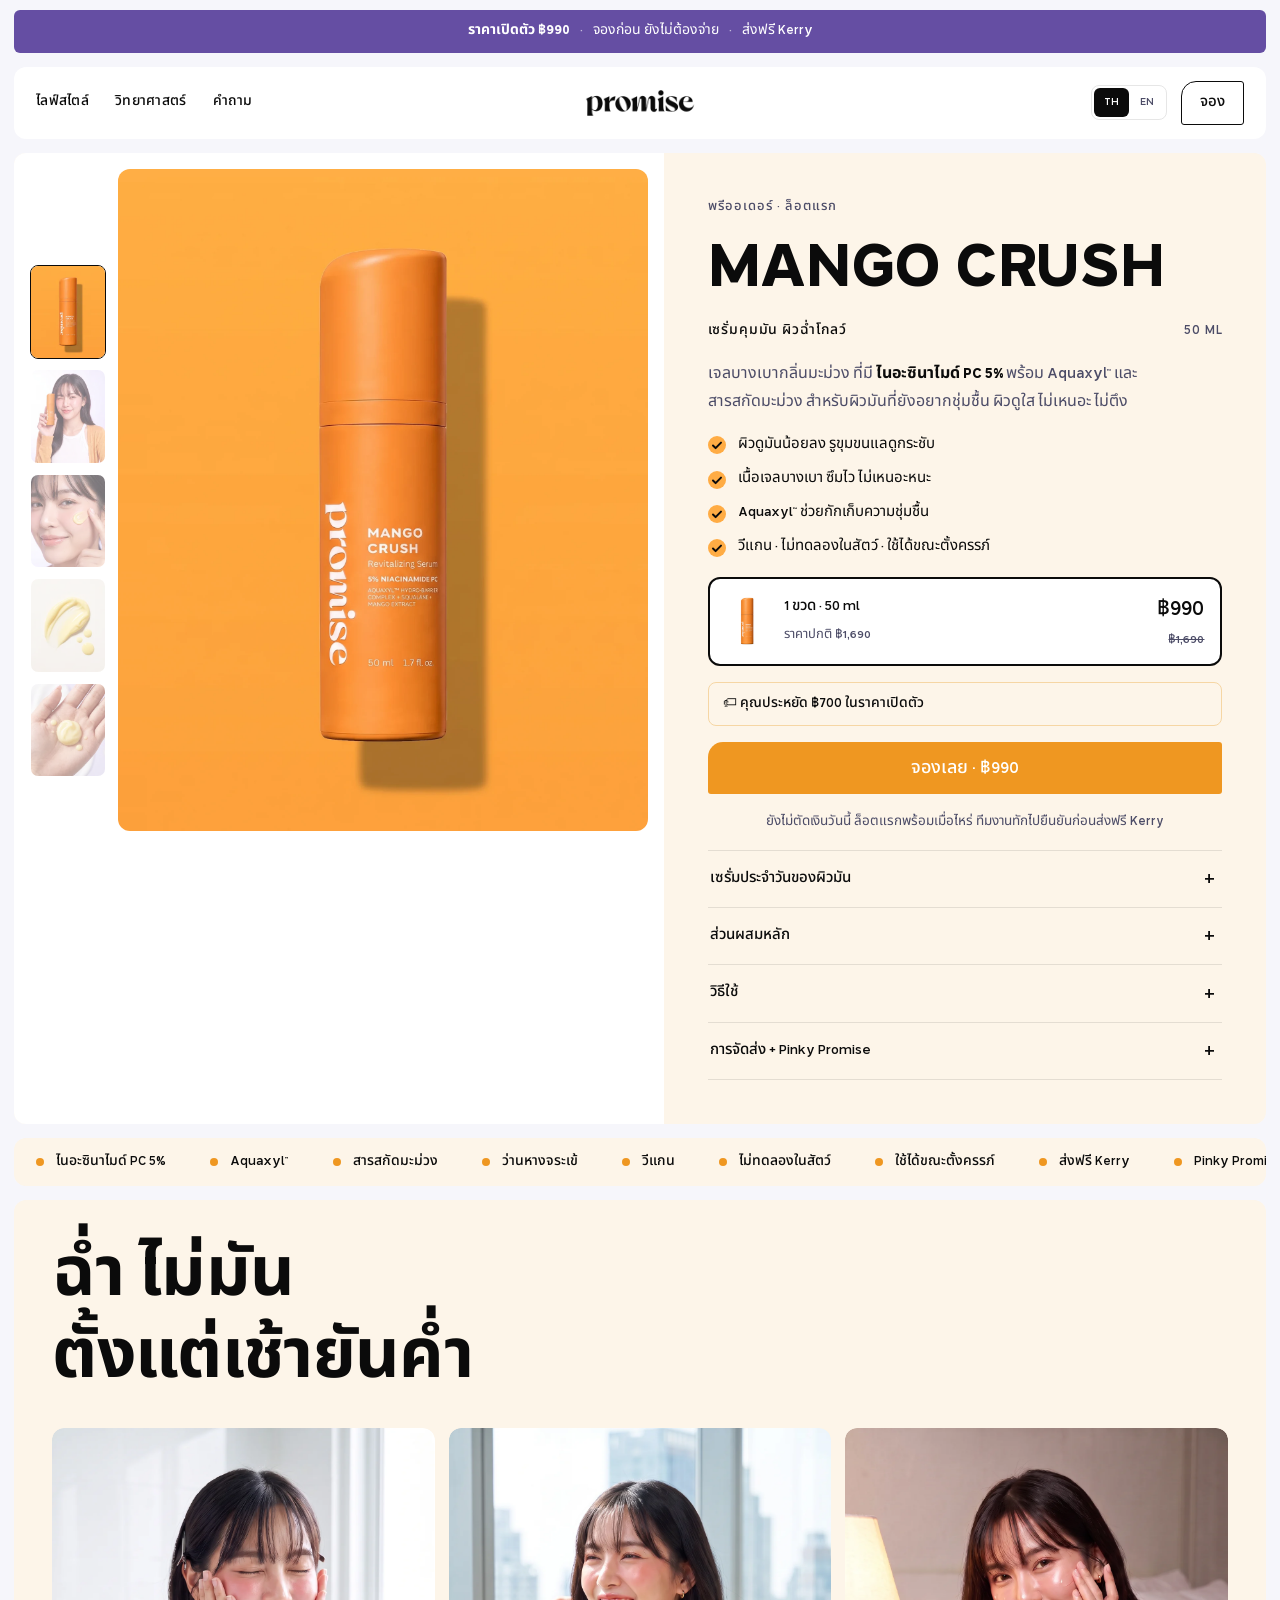
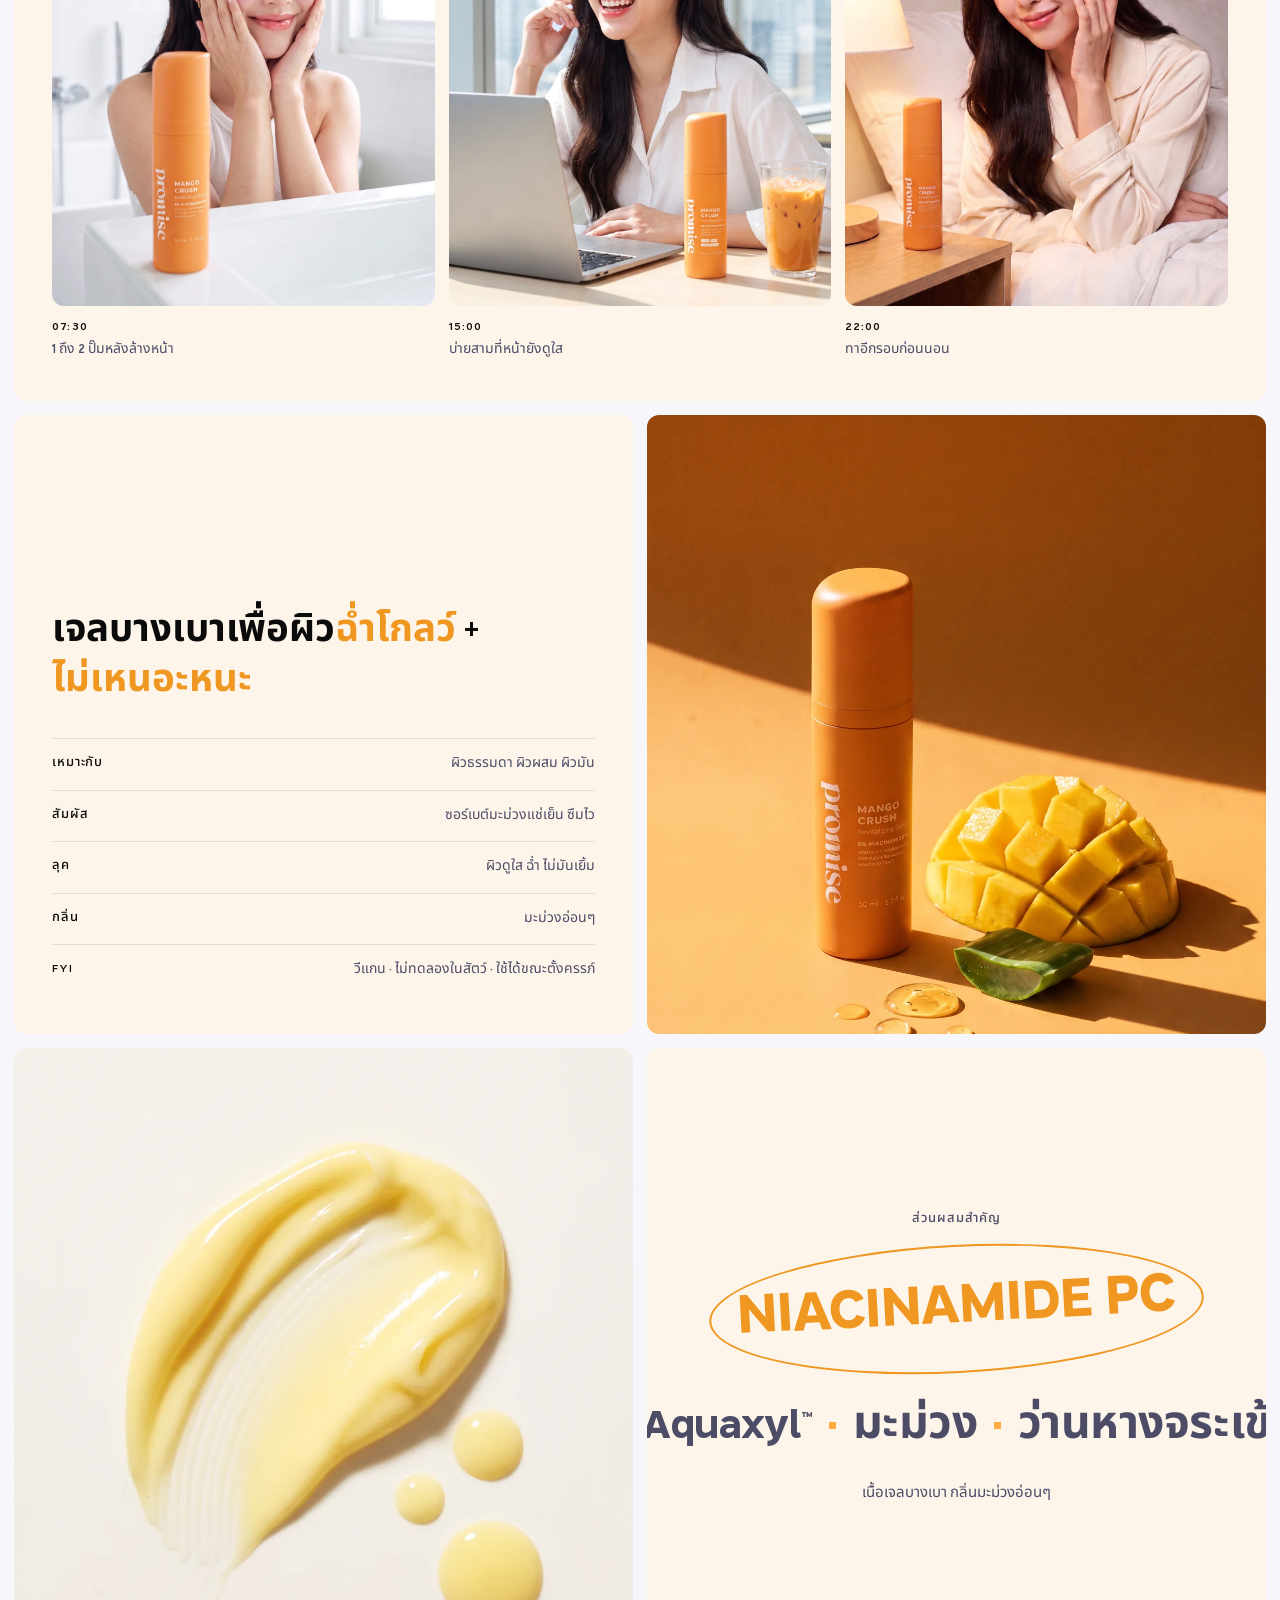
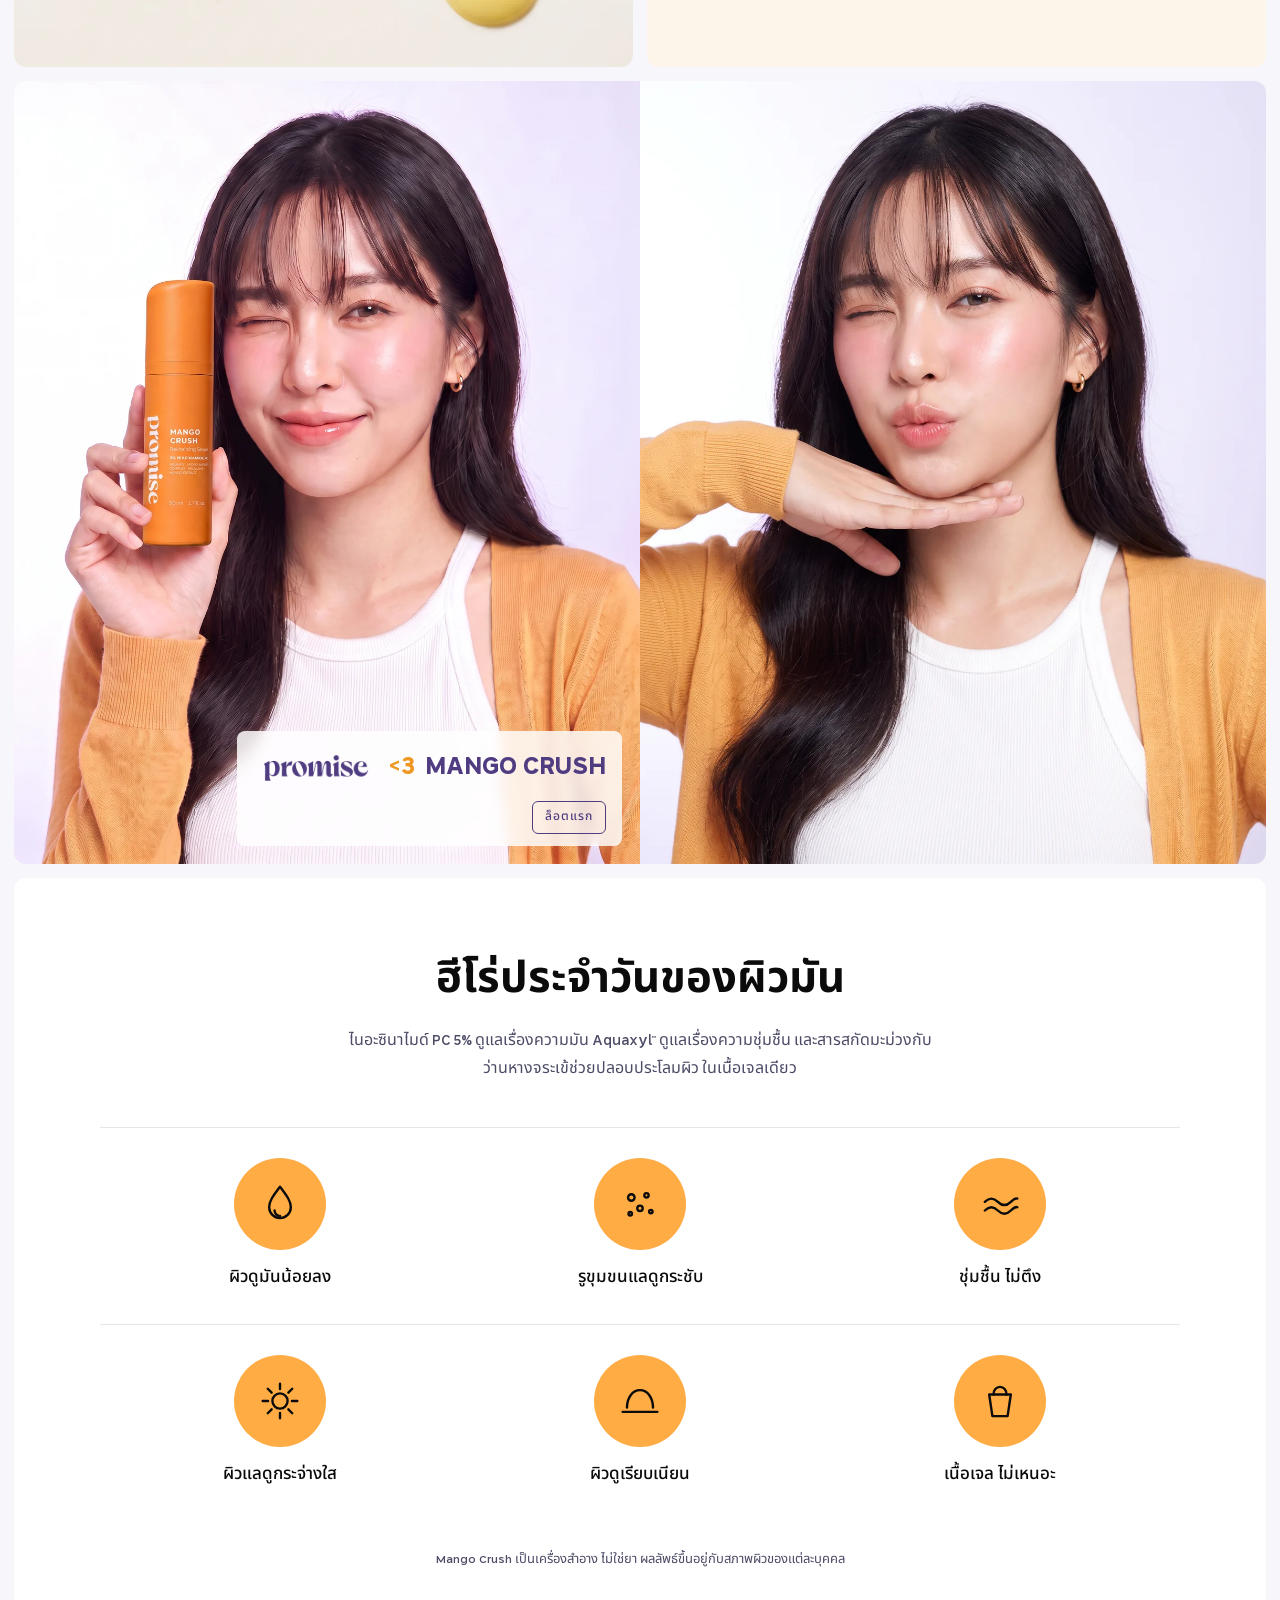
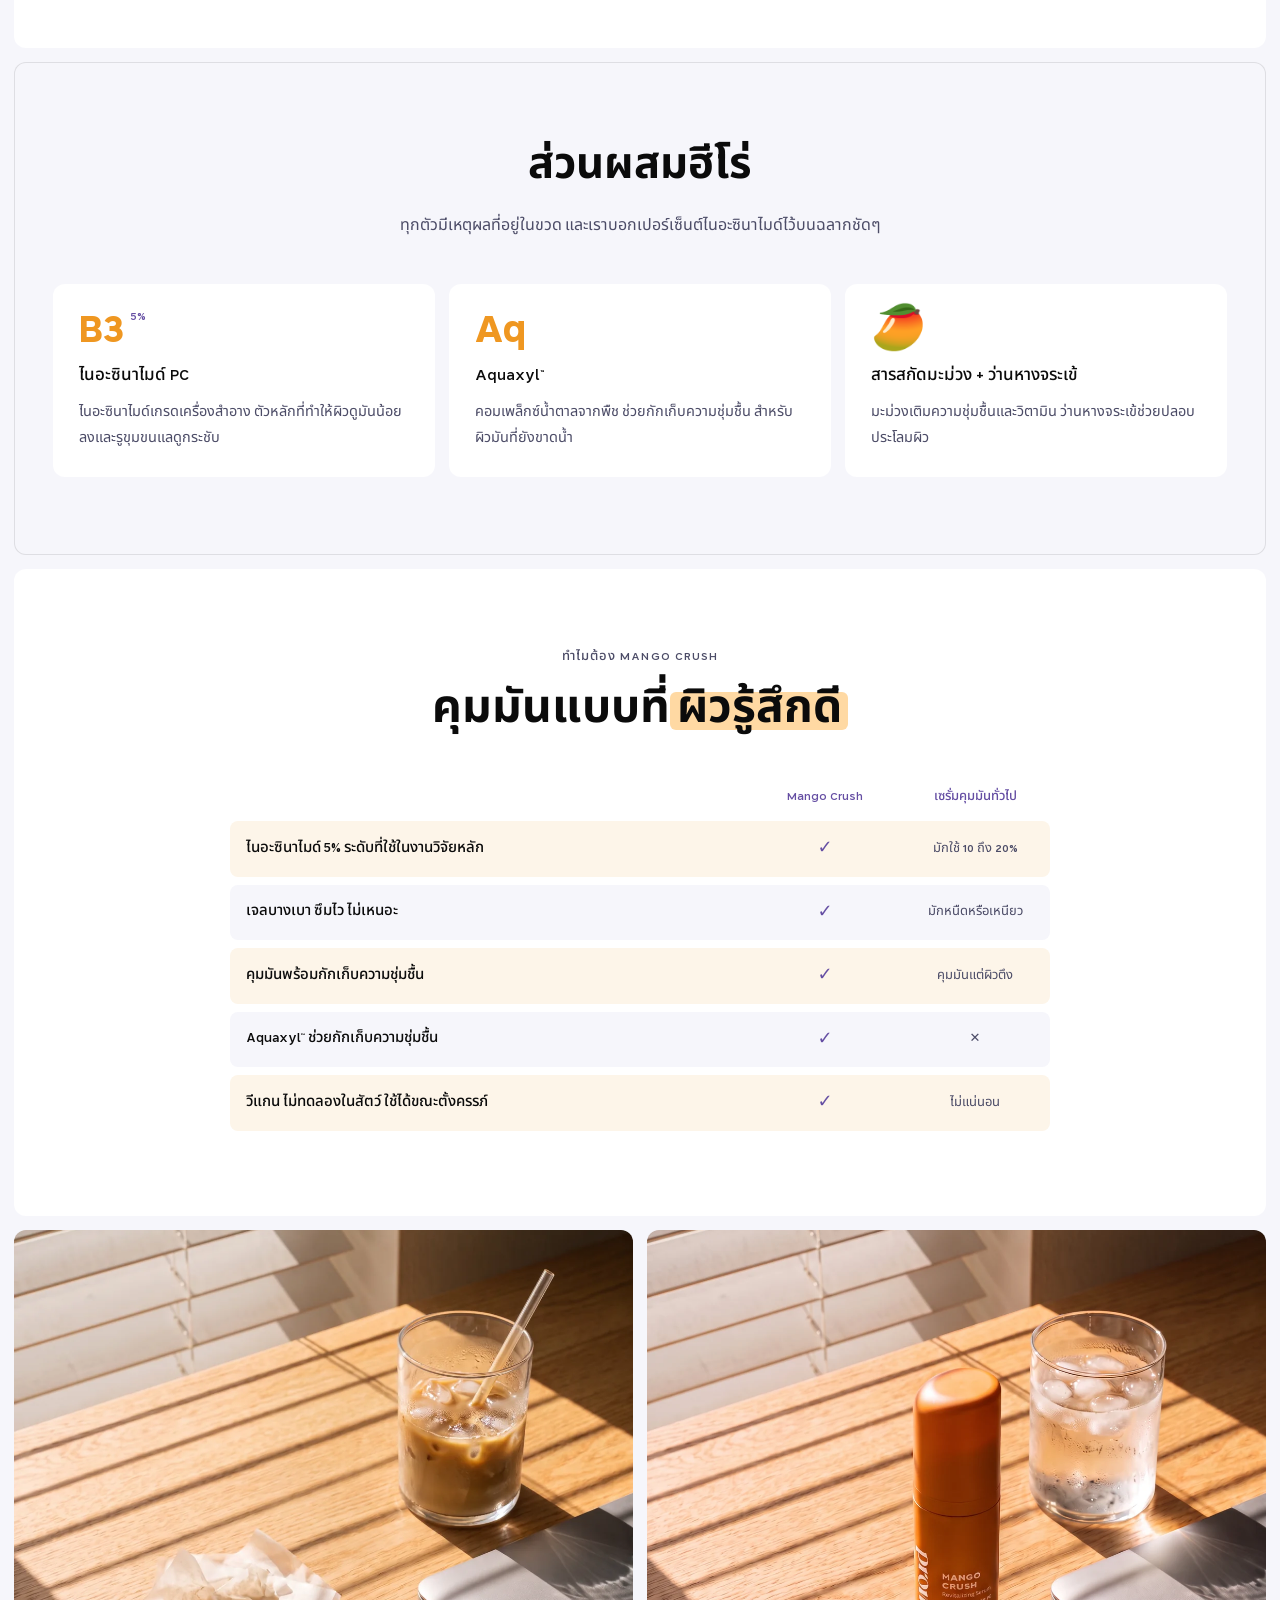
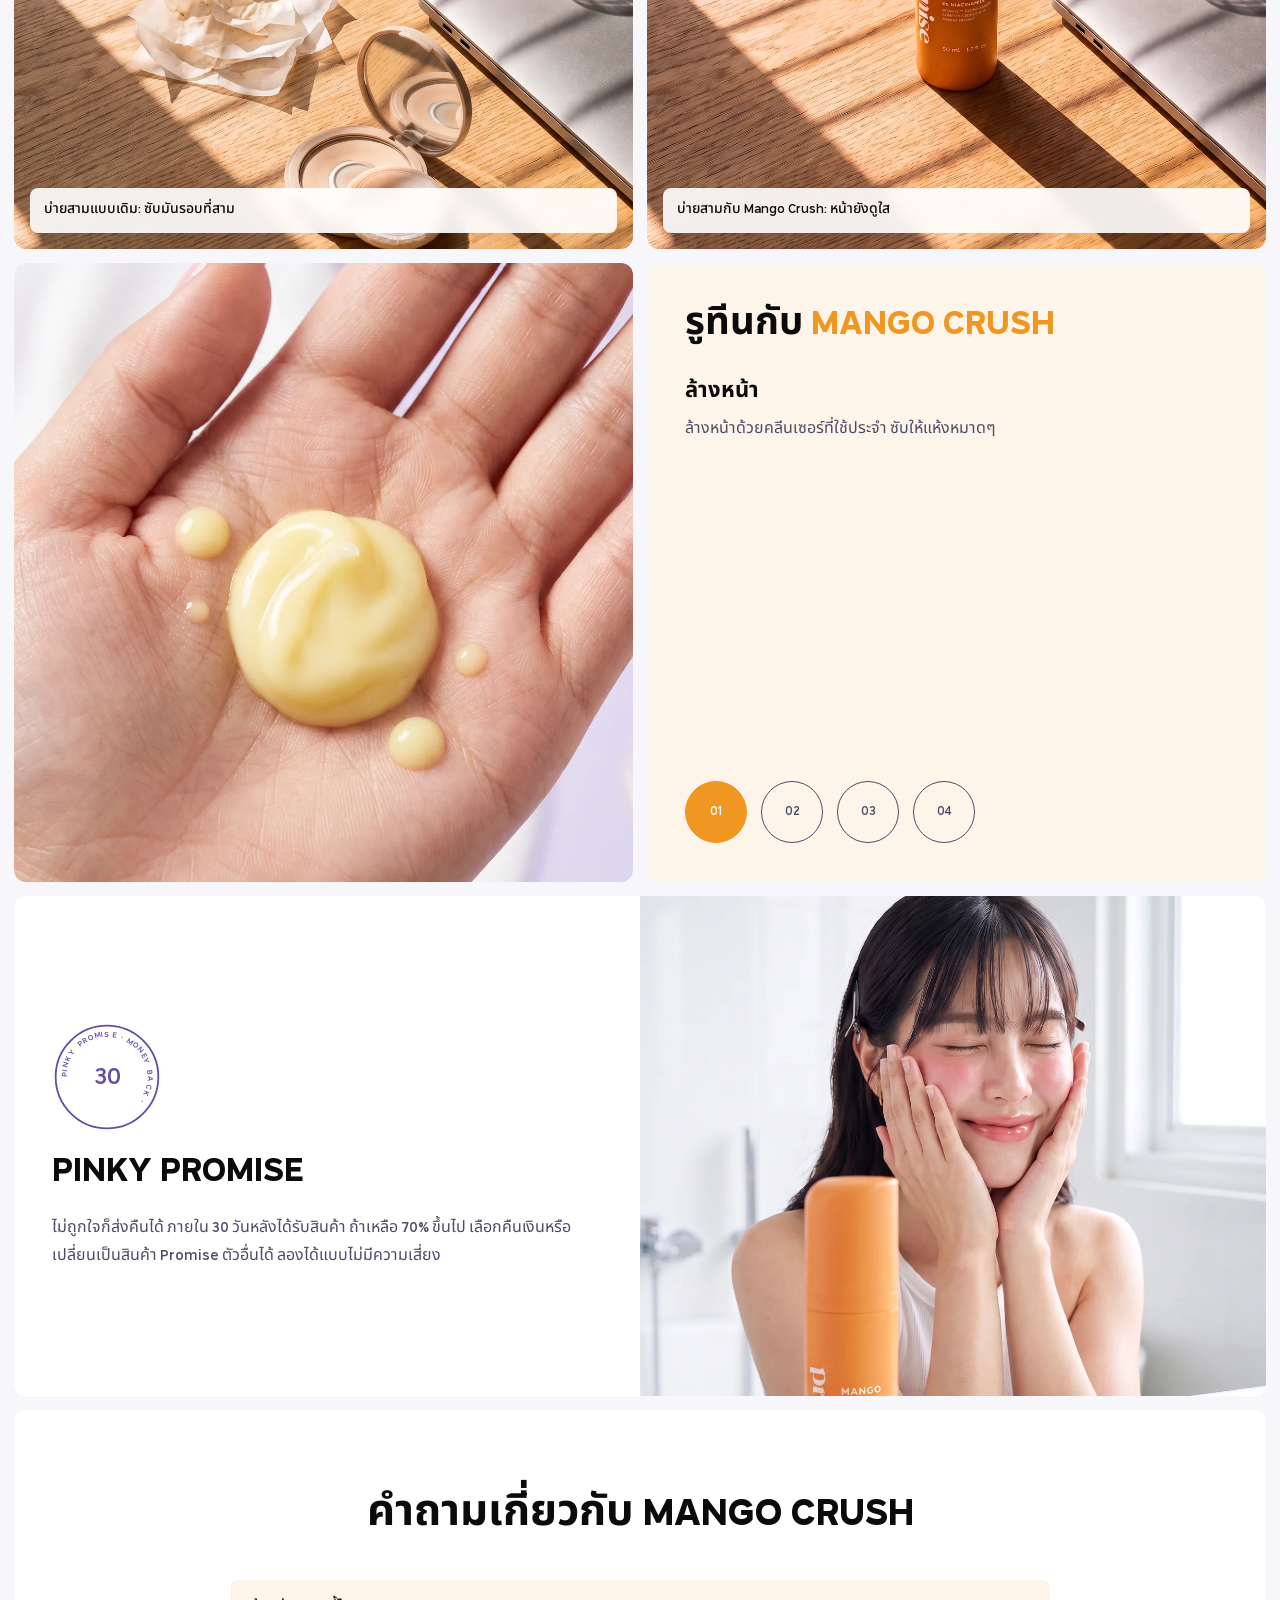
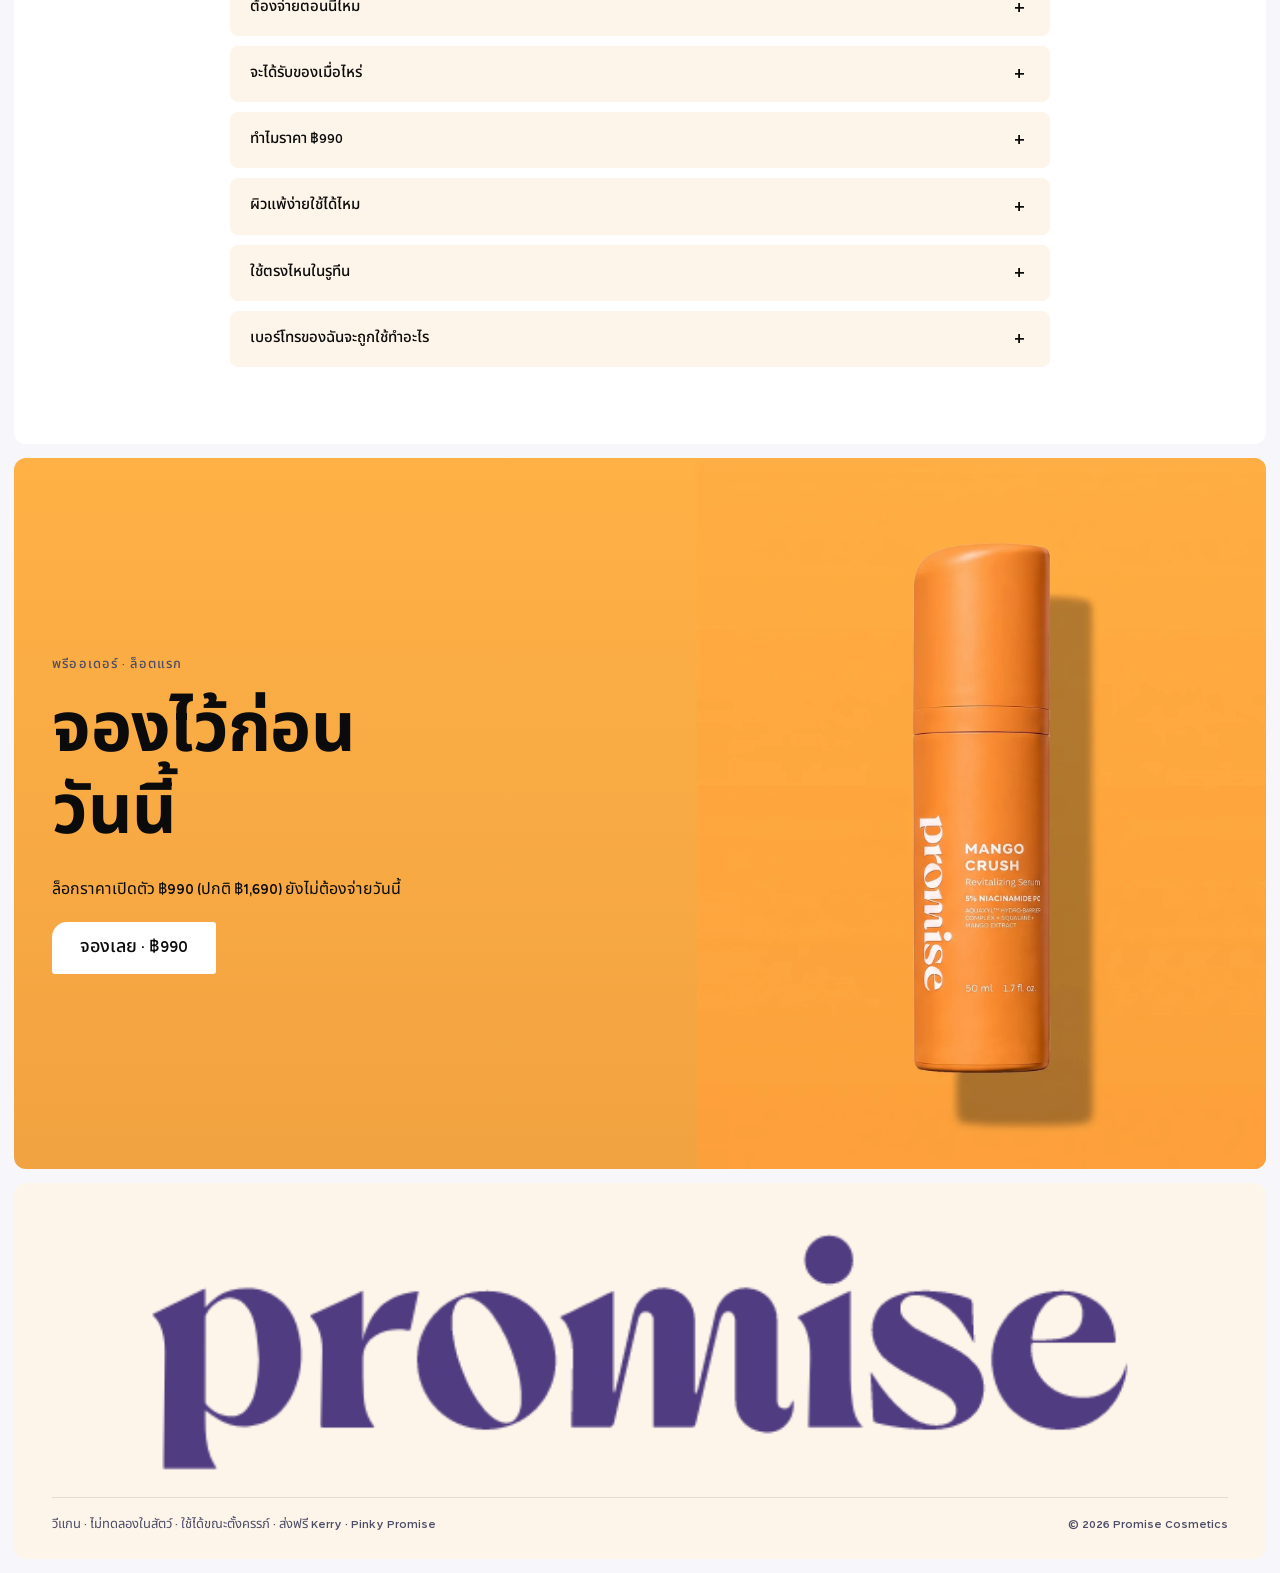
<file: o2/index.html>
<!doctype html>
<html lang="th" data-lang="th">
<head>
<meta charset="utf-8">
<meta name="viewport" content="width=device-width, initial-scale=1">
<title>Mango Crush · <t-th>จองราคาเปิดตัว ฿990</t-th><t-en>Reserve at the ฿990 launch price</t-en> | promise</title>
<meta name="description" content="Mango Crush: 5% niacinamide PC + Aquaxyl™ + mango extract. Light mango gel serum for oily skin. Launch price ฿990.">
<link rel="icon" href="../shared/favicon.png">
<link rel="preload" href="../shared/fonts/NotoSansThai.ttf" as="font" type="font/ttf" crossorigin>
<link rel="preload" href="../shared/fonts/RagSans-14-Bold.woff2" as="font" type="font/woff2" crossorigin>
<link rel="preload" href="img/packshot.webp" as="image" fetchpriority="high">
<link rel="stylesheet" href="../shared/style.css">
<!-- Meta pixel (Pixel 2.0, Promise TH). Off in QA (?test=1). -->
<script>
if (!/[?&]test=1/.test(location.search)) {
!function(f,b,e,v,n,t,s){if(f.fbq)return;n=f.fbq=function(){n.callMethod?n.callMethod.apply(n,arguments):n.queue.push(arguments)};if(!f._fbq)f._fbq=n;n.push=n;n.loaded=!0;n.version='2.0';n.queue=[];t=b.createElement(e);t.async=!0;t.src=v;s=b.getElementsByTagName(e)[0];s.parentNode.insertBefore(t,s)}(window,document,'script','https://connect.facebook.net/en_US/fbevents.js');
fbq('init','794210436837527'); fbq('track','PageView'); fbq('track','ViewContent',{content_name:'Mango Crush',content_ids:['mango-crush-o2b'],content_type:'product',value:990,currency:'THB'});
}
</script>

</head>
<body data-page="o2b">
<a class="skip" href="#buy"><t-th>ข้ามไปที่การจอง</t-th><t-en>Skip to reserve</t-en></a>

<!-- promo strip -->
<div class="strip">
  <p><b><t-th>ราคาเปิดตัว ฿990</t-th><t-en>Launch price ฿990</t-en></b><i>·</i><t-th>จองก่อน ยังไม่ต้องจ่าย</t-th><t-en>Reserve now, pay nothing yet</t-en><i>·</i><t-th>ส่งฟรี Kerry</t-th><t-en>Free Kerry shipping</t-en></p>
</div>

<!-- header -->
<header class="head">
  <nav class="head__nav" aria-label="<t-th>หัวข้อ</t-th><t-en>Sections</t-en>">
    <a href="#life"><t-th>ไลฟ์สไตล์</t-th><t-en>Lifestyle</t-en></a><a href="#science"><t-th>วิทยาศาสตร์</t-th><t-en>Science</t-en></a><a href="#faq"><t-th>คำถาม</t-th><t-en>FAQ</t-en></a>
  </nav>
  <a class="head__logo" href="#top" aria-label="promise"><img src="../shared/promise-ink.png" alt="promise" width="596" height="120"></a>
  <div class="head__right">
    <div class="lang" role="group" aria-label="Language">
      <button type="button" data-set-lang="th" aria-pressed="true">TH</button><button type="button" data-set-lang="en" aria-pressed="false">EN</button>
    </div>
    <button type="button" class="head__cta" data-open-reserve data-cta="header"><t-th>จอง</t-th><t-en>Reserve</t-en></button>
  </div>
</header>

<main id="top">

<!-- 1 · BUY (Rhode gallery + Salvida buy box) -->
<section class="buy card" id="buy" data-reveal>
  <div class="gal">
    <div class="gal__thumbs" role="list">
      <button type="button" class="thumb is-on" role="listitem" data-src="img/packshot.webp" aria-label="Packshot"><img src="img/t-packshot.webp" alt="" width="240" height="300"></button>
      <button type="button" class="thumb" role="listitem" data-src="img/life.webp" aria-label="Model"><img src="img/t-life.webp" alt="" width="240" height="298"></button>
      <button type="button" class="thumb" role="listitem" data-src="img/cheek.webp" aria-label="Gel on skin"><img src="img/t-cheek.webp" alt="" width="240" height="300"></button>
      <button type="button" class="thumb" role="listitem" data-src="img/texture.webp" aria-label="Texture"><img src="img/t-texture.webp" alt="" width="240" height="298"></button>
      <button type="button" class="thumb" role="listitem" data-src="img/palm.webp" aria-label="Gel in palm"><img src="img/t-palm.webp" alt="" width="240" height="298"></button>
    </div>
    <div class="gal__main"><img id="gal-main" src="img/packshot.webp" alt="Mango Crush Revitalizing Serum 50 ml" width="1600" height="2000"></div>
  </div>

  <div class="box">
    <p class="eyebrow"><t-th><t-nw>พรีออเดอร์</t-nw> · ล็อตแรก</t-th><t-en>Pre-order · first batch</t-en></p>
    <h1 class="name">mango crush</h1>
    <p class="kicker"><t-th>เซรั่มคุมมัน ผิว<t-nw>ฉ่ำโกลว์</t-nw></t-th><t-en>The oil-control glow serum</t-en><span>50&nbsp;ml</span></p>
    <p class="lede"><t-th>เจลบางเบากลิ่นมะม่วง ที่มี <b><t-nw>ไนอะซินาไมด์</t-nw> PC 5%</b> พร้อม Aquaxyl™ และ<t-nw>สารสกัดมะม่วง</t-nw> สำหรับ<t-nw>ผิวมัน</t-nw>ที่ยังอยากชุ่มชื้น ผิวดูใส ไม่เหนอะ ไม่ตึง</t-th><t-en>A light mango-scented gel with <b>5% niacinamide PC</b>, plus Aquaxyl™ and mango extract, for oily skin that still wants moisture. Clear-looking, never sticky, never tight.</t-en></p>
    <ul class="checks">
      <li><t-th>ผิวดูมันน้อยลง <t-nw>รูขุมขน</t-nw>แลดูกระชับ</t-th><t-en>Less shine, tighter-looking pores</t-en></li>
      <li><t-th>เนื้อเจลบางเบา ซึมไว <t-nw>ไม่<t-nw>เหนอะหนะ</t-nw></t-nw></t-th><t-en>Light gel that sinks in fast, never sticky</t-en></li>
      <li><t-th>Aquaxyl™ ช่วยกักเก็บ<t-nw>ความชุ่มชื้น</t-nw></t-th><t-en>Aquaxyl™ helps skin hold on to moisture</t-en></li>
      <li><t-th>วีแกน · ไม่ทดลองในสัตว์ · ใช้ได้ขณะ<t-nw>ตั้งครรภ์</t-nw></t-th><t-en>Vegan · cruelty-free · pregnancy-safe</t-en></li>
    </ul>

    <div class="opt" aria-label="<t-th>ตัวเลือก</t-th><t-en>Option</t-en>">
      <img src="img/bottle-sm.png" alt="" width="109" height="400">
      <div><b><t-th>1 ขวด · 50 ml</t-th><t-en>1 bottle · 50 ml</t-en></b><span><t-th>ราคาปกติ ฿1,690</t-th><t-en>Regular price ฿1,690</t-en></span></div>
      <p class="opt__price"><b>฿990</b><s>฿1,690</s></p>
    </div>
    <p class="save"><t-th>คุณประหยัด ฿700 ในราคาเปิดตัว</t-th><t-en>You're saving ฿700 on the launch price</t-en></p>
    <button type="button" class="btn" data-open-reserve data-cta="buybox"><t-th>จองเลย · ฿990</t-th><t-en>Reserve · ฿990</t-en></button>
    <p class="after"><t-th>ยังไม่ตัดเงินวันนี้ ล็อตแรกพร้อมเมื่อไหร่ ทีมงานทักไปยืนยันก่อนส่งฟรี Kerry</t-th><t-en>Nothing is charged today. When the first batch is ready, we message you to confirm, then ship free with Kerry.</t-en></p>

    <div class="acc">
      <details><summary><t-th>เซรั่มประจำวันของ<t-nw>ผิวมัน</t-nw></t-th><t-en>The everyday oil-control serum</t-en></summary>
        <p><t-th>เซรั่มเจล<t-nw>ไนอะซินาไมด์</t-nw> 5% กลิ่นมะม่วง ผสม Aquaxyl™ และ<t-nw>สารสกัดมะม่วง</t-nw> ใช้ได้ทั้งเช้าและเย็น และใช้เป็น<t-nw>ไพรเมอร์</t-nw>ก่อนแต่งหน้าได้</t-th><t-en>A 5% niacinamide mango gel with Aquaxyl™ and mango extract. Use it morning and night, and as a primer before makeup.</t-en></p></details>
      <details><summary><t-th>ส่วนผสมหลัก</t-th><t-en>Key ingredients</t-en></summary>
        <p><t-th><t-nw>ไนอะซินาไมด์</t-nw> PC 5%, Aquaxyl™, <t-nw>ว่านหางจระเข้</t-nw>, <t-nw>สารสกัดมะม่วง</t-nw></t-th><t-en>5% niacinamide PC, Aquaxyl™, aloe vera, mango extract.</t-en></p></details>
      <details><summary><t-th>วิธีใช้</t-th><t-en>How to use</t-en></summary>
        <p><t-th>หลังล้างหน้า ก่อน<t-nw>มอยส์เจอไรเซอร์</t-nw> กด 1 ถึง 2 ปั๊มลงฝ่ามือ แล้วกดเบาๆ ให้ทั่วหน้า เช้าและเย็น ตอนเช้าตามด้วย<t-nw>กันแดด</t-nw></t-th><t-en>After cleansing and before moisturiser, press 1 to 2 pumps into your palm and press gently over the face. Morning and night; follow with sunscreen in the morning.</t-en></p></details>
      <details><summary><t-th>การจัดส่ง + Pinky Promise</t-th><t-en>Shipping + Pinky Promise</t-en></summary>
        <p><t-th>ส่งฟรี Kerry Express ทั่วประเทศ Pinky Promise: ภายใน 30 วันหลังได้รับสินค้า ถ้าเหลือ 70% ขึ้นไป เลือกคืนเงินหรือเปลี่ยนเป็นสินค้าอื่นได้</t-th><t-en>Free Kerry Express nationwide. Pinky Promise: within 30 days of receiving it, with 70% or more left, choose a refund or a swap for another product.</t-en></p></details>
    </div>
  </div>
</section>

<!-- trust marquee (Salvida) -->
<div class="marquee" aria-hidden="true"><div class="marquee__track">
  <span><t-th><t-nw>ไนอะซินาไมด์</t-nw> PC 5%</t-th><t-en>5% niacinamide PC</t-en></span><span>Aquaxyl™</span><span><t-th><t-nw>สารสกัดมะม่วง</t-nw></t-th><t-en>Mango extract</t-en></span><span><t-th><t-nw>ว่านหางจระเข้</t-nw></t-th><t-en>Aloe vera</t-en></span><span><t-th>วีแกน</t-th><t-en>Vegan</t-en></span><span><t-th>ไม่ทดลองในสัตว์</t-th><t-en>Cruelty-free</t-en></span><span><t-th>ใช้ได้ขณะ<t-nw>ตั้งครรภ์</t-nw></t-th><t-en>Pregnancy-safe</t-en></span><span><t-th>ส่งฟรี Kerry</t-th><t-en>Free Kerry</t-en></span><span>Pinky Promise</span>
  <span><t-th><t-nw>ไนอะซินาไมด์</t-nw> PC 5%</t-th><t-en>5% niacinamide PC</t-en></span><span>Aquaxyl™</span><span><t-th><t-nw>สารสกัดมะม่วง</t-nw></t-th><t-en>Mango extract</t-en></span><span><t-th><t-nw>ว่านหางจระเข้</t-nw></t-th><t-en>Aloe vera</t-en></span><span><t-th>วีแกน</t-th><t-en>Vegan</t-en></span><span><t-th>ไม่ทดลองในสัตว์</t-th><t-en>Cruelty-free</t-en></span><span><t-th>ใช้ได้ขณะ<t-nw>ตั้งครรภ์</t-nw></t-th><t-en>Pregnancy-safe</t-en></span><span><t-th>ส่งฟรี Kerry</t-th><t-en>Free Kerry</t-en></span><span>Pinky Promise</span>
</div></div>

<!-- ============ LIFESTYLE (Rhode) ============ -->

<!-- 2 · a day of glow: image row -->
<section class="card row" id="life" data-reveal>
  <h2 class="big"><t-th>ฉ่ำ ไม่มัน<br>ตั้งแต่เช้ายันค่ำ</t-th><t-en>glow, not grease.<br>from 7am to 10pm.</t-en></h2>
  <div class="row__scroll">
    <figure><img src="img/morning.webp" alt="" loading="lazy" width="1200" height="1490"><figcaption><b>07:30</b><t-th>1 ถึง 2 ปั๊มหลังล้างหน้า</t-th><t-en>1 to 2 pumps after cleansing</t-en></figcaption></figure>
    <figure><img src="img/noon.webp" alt="" loading="lazy" width="1200" height="1490"><figcaption><b>15:00</b><t-th>บ่ายสามที่หน้ายังดูใส</t-th><t-en>A 3pm face that still looks clear</t-en></figcaption></figure>
    <figure><img src="img/night.webp" alt="" loading="lazy" width="1200" height="1490"><figcaption><b>22:00</b><t-th>ทาอีกรอบก่อนนอน</t-th><t-en>Once more before bed</t-en></figcaption></figure>
  </div>
</section>

<!-- 3 · spec card + still life (Rhode bento) -->
<section class="bento" data-reveal>
  <div class="card spec">
    <h2 class="mid"><t-th>เจลบางเบาเพื่อผิว<b><t-nw>ฉ่ำโกลว์</t-nw></b> + <b><t-nw>ไม่<t-nw>เหนอะหนะ</t-nw></t-nw></b></t-th><t-en>A light gel for a <b>GLOWY</b> look + <b>NON-STICKY</b> skin.</t-en></h2>
    <dl>
      <div><dt><t-th>เหมาะกับ</t-th><t-en>Good for</t-en></dt><dd><t-th>ผิวธรรมดา ผิวผสม <t-nw>ผิวมัน</t-nw></t-th><t-en>Normal, combination, oily skin</t-en></dd></div>
      <div><dt><t-th>สัมผัส</t-th><t-en>Feels like</t-en></dt><dd><t-th><t-nw>ซอร์เบต์มะม่วง</t-nw>แช่เย็น ซึมไว</t-th><t-en>A chilled mango sorbet that sinks in fast</t-en></dd></div>
      <div><dt><t-th>ลุค</t-th><t-en>Looks like</t-en></dt><dd><t-th>ผิวดูใส ฉ่ำ ไม่มันเยิ้ม</t-th><t-en>Clear, dewy, never greasy</t-en></dd></div>
      <div><dt><t-th>กลิ่น</t-th><t-en>Smells like</t-en></dt><dd><t-th>มะม่วงอ่อนๆ</t-th><t-en>Soft fresh mango</t-en></dd></div>
      <div><dt>FYI</dt><dd><t-th>วีแกน · ไม่ทดลองในสัตว์ · ใช้ได้ขณะ<t-nw>ตั้งครรภ์</t-nw></t-th><t-en>Vegan · cruelty-free · pregnancy-safe</t-en></dd></div>
    </dl>
  </div>
  <figure class="card ph"><img src="img/ingredients.webp" alt="" loading="lazy" width="1200" height="1490"></figure>
</section>

<!-- 4 · made with (Rhode bento) -->
<section class="bento bento--flip" data-reveal>
  <figure class="card ph"><img src="img/texture.webp" alt="" loading="lazy" width="1200" height="1490"></figure>
  <div class="card made">
    <p class="eyebrow"><t-th>ส่วนผสมสำคัญ</t-th><t-en>Made with</t-en></p>
    <p class="made__hero"><span>niacinamide PC</span></p>
    <p class="made__list">Aquaxyl™<i>·</i><t-th>มะม่วง</t-th><t-en>mango</t-en><i>·</i><t-th><t-nw>ว่านหางจระเข้</t-nw></t-th><t-en>aloe</t-en></p>
    <p class="made__sub"><t-th>เนื้อเจลบางเบา กลิ่นมะม่วงอ่อนๆ</t-th><t-en>A light gel with a soft mango scent</t-en></p>
  </div>
</section>

<!-- 5 · campaign (Rhode) -->
<section class="card camp" data-reveal>
  <img class="camp__a" src="img/life.webp" alt="" loading="lazy" width="1200" height="1490">
  <img class="camp__b" src="img/face.webp" alt="" loading="lazy" width="1200" height="1490">
  <div class="camp__tag"><p><img src="../shared/promise-deep.png" alt="promise" width="596" height="120"> <span>&lt;3</span> mango crush</p><em><t-th>ล็อตแรก</t-th><t-en>First batch</t-en></em></div>
</section>

<!-- ============ SCIENCE (Salvida) ============ -->

<!-- 6 · everyday hero: 6 benefits -->
<section class="sci" id="science" data-reveal>
  <h2 class="sci__h"><t-th>ฮีโร่ประจำวันของ<t-nw>ผิวมัน</t-nw></t-th><t-en>Your everyday hero for oily skin.</t-en></h2>
  <p class="sci__p"><t-th><t-nw>ไนอะซินาไมด์</t-nw> PC 5% ดูแลเรื่อง<t-nw>ความมัน</t-nw> Aquaxyl™ ดูแลเรื่อง<t-nw>ความชุ่มชื้น</t-nw> และ<t-nw>สารสกัดมะม่วง</t-nw>กับ<t-nw>ว่านหางจระเข้</t-nw>ช่วยปลอบประโลมผิว ในเนื้อเจลเดียว</t-th><t-en>5% niacinamide PC takes care of oil, Aquaxyl™ takes care of moisture, and mango extract with aloe vera soothe, all in one light gel.</t-en></p>
  <ul class="ben">
    <li><svg viewBox="0 0 48 48" aria-hidden="true"><path d="M24 8c6 8 10 13 10 19a10 10 0 0 1-20 0c0-6 4-11 10-19z"/><path d="M19 30a5 5 0 0 0 5 5"/></svg><b><t-th>ผิวดูมันน้อยลง</t-th><t-en>Less shine</t-en></b></li>
    <li><svg viewBox="0 0 48 48" aria-hidden="true"><circle cx="16" cy="18" r="3"/><circle cx="30" cy="16" r="2"/><circle cx="24" cy="28" r="2.5"/><circle cx="34" cy="31" r="1.6"/><circle cx="15" cy="33" r="1.6"/></svg><b><t-th><t-nw>รูขุมขน</t-nw>แลดูกระชับ</t-th><t-en>Tighter-looking pores</t-en></b></li>
    <li><svg viewBox="0 0 48 48" aria-hidden="true"><path d="M10 30c4-4 8-4 12 0s8 4 12 0 6-3 6-3"/><path d="M10 22c4-4 8-4 12 0s8 4 12 0 6-3 6-3"/></svg><b><t-th>ชุ่มชื้น ไม่ตึง</t-th><t-en>Hydrated, not tight</t-en></b></li>
    <li><svg viewBox="0 0 48 48" aria-hidden="true"><circle cx="24" cy="24" r="7"/><path d="M24 8v5M24 35v5M8 24h5M35 24h5M12.7 12.7l3.6 3.6M31.7 31.7l3.6 3.6M12.7 35.3l3.6-3.6M31.7 16.3l3.6-3.6"/></svg><b><t-th>ผิวแลดู<t-nw>กระจ่างใส</t-nw></t-th><t-en>Brighter-looking skin</t-en></b></li>
    <li><svg viewBox="0 0 48 48" aria-hidden="true"><path d="M12 30c0-9 5-16 12-16s12 7 12 16"/><path d="M8 34h32"/></svg><b><t-th>ผิวดูเรียบเนียน</t-th><t-en>Smoother-looking skin</t-en></b></li>
    <li><svg viewBox="0 0 48 48" aria-hidden="true"><path d="M14 18h20l-3 20H17z"/><path d="M18 18c0-4 2.5-7 6-7s6 3 6 7"/></svg><b><t-th>เนื้อเจล ไม่เหนอะ</t-th><t-en>Light, non-sticky gel</t-en></b></li>
  </ul>
  <p class="fine"><t-th>Mango Crush เป็น<t-nw>เครื่องสำอาง</t-nw> ไม่ใช่ยา ผลลัพธ์ขึ้นอยู่กับสภาพผิวของแต่ละบุคคล</t-th><t-en>Mango Crush is a cosmetic, not a medicine. Results depend on each person's skin.</t-en></p>
</section>

<!-- 7 · hero ingredients -->
<section class="ing" data-reveal>
  <h2 class="sci__h"><t-th>ส่วนผสมฮีโร่</t-th><t-en>Hero ingredients</t-en></h2>
  <p class="sci__p"><t-th>ทุกตัวมีเหตุผลที่อยู่ในขวด และเราบอกเปอร์เซ็นต์<t-nw>ไนอะซินาไมด์</t-nw>ไว้บนฉลากชัดๆ</t-th><t-en>Every one has a reason to be in the bottle, and the niacinamide percentage is right on the label.</t-en></p>
  <div class="ing__grid">
    <article><p class="ing__mark">B3<sup>5%</sup></p><h3><t-th><t-nw>ไนอะซินาไมด์</t-nw> PC</t-th><t-en>Niacinamide PC</t-en></h3><p><t-th><t-nw>ไนอะซินาไมด์</t-nw>เกรด<t-nw>เครื่องสำอาง</t-nw> ตัวหลักที่ทำให้ผิวดูมันน้อยลงและ<t-nw>รูขุมขน</t-nw>แลดูกระชับ</t-th><t-en>A cosmetic grade of vitamin B3, the main reason oil looks under control and pores look tighter.</t-en></p></article>
    
    <article><p class="ing__mark">Aq</p><h3>Aquaxyl™</h3><p><t-th><t-nw>คอมเพล็กซ์</t-nw>น้ำตาลจากพืช ช่วยกักเก็บ<t-nw>ความชุ่มชื้น</t-nw> สำหรับ<t-nw>ผิวมัน</t-nw>ที่ยังขาดน้ำ</t-th><t-en>A plant-sugar complex that helps skin hold on to water, for oily skin that is still thirsty.</t-en></p></article>
    <article><p class="ing__mark">🥭</p><h3><t-th><t-nw>สารสกัดมะม่วง</t-nw> + <t-nw>ว่านหางจระเข้</t-nw></t-th><t-en>Mango extract + aloe vera</t-en></h3><p><t-th>มะม่วงเติม<t-nw>ความชุ่มชื้น</t-nw>และวิตามิน <t-nw>ว่านหางจระเข้</t-nw>ช่วยปลอบประโลมผิว</t-th><t-en>Mango adds moisture and vitamins; aloe vera soothes.</t-en></p></article>
  </div>
</section>

<!-- 9 · us vs them (Salvida) -->
<section class="vs" data-reveal>
  <p class="eyebrow"><t-th>ทำไมต้อง Mango Crush</t-th><t-en>Why Mango Crush</t-en></p>
  <h2 class="vs__h"><t-th>คุมมันแบบที่<mark>ผิวรู้สึกดี</mark></t-th><t-en>Oil control that actually <mark>feels good</mark> on your skin.</t-en></h2>
  <table>
    <thead><tr><th></th><th>Mango Crush</th><th><t-th>เซรั่มคุมมันทั่วไป</t-th><t-en>Typical oil-control serum</t-en></th></tr></thead>
    <tbody>
      <tr><td><t-th><t-nw>ไนอะซินาไมด์</t-nw> 5% ระดับที่ใช้ในงานวิจัยหลัก</t-th><t-en>5% niacinamide, the level used in key studies</t-en></td><td class="y">✓</td><td class="n"><t-th>มักใช้ 10 ถึง 20%</t-th><t-en>Often 10 to 20%</t-en></td></tr>
      <tr><td><t-th>เจลบางเบา ซึมไว ไม่เหนอะ</t-th><t-en>Light gel, sinks in fast, not sticky</t-en></td><td class="y">✓</td><td class="n"><t-th>มักหนืดหรือเหนียว</t-th><t-en>Often thick or tacky</t-en></td></tr>
      <tr><td><t-th>คุมมันพร้อมกักเก็บ<t-nw>ความชุ่มชื้น</t-nw></t-th><t-en>Controls oil and holds moisture</t-en></td><td class="y">✓</td><td class="n"><t-th>คุมมันแต่ผิวตึง</t-th><t-en>Oil control, tight skin</t-en></td></tr>
      <tr><td><t-th>Aquaxyl™ ช่วยกักเก็บ<t-nw>ความชุ่มชื้น</t-nw></t-th><t-en>Aquaxyl™ to hold on to moisture</t-en></td><td class="y">✓</td><td class="n">✕</td></tr>
      <tr><td><t-th>วีแกน ไม่ทดลองในสัตว์ ใช้ได้ขณะ<t-nw>ตั้งครรภ์</t-nw></t-th><t-en>Vegan, cruelty-free, pregnancy-safe</t-en></td><td class="y">✓</td><td class="n"><t-th>ไม่แน่นอน</t-th><t-en>Not always</t-en></td></tr>
    </tbody>
  </table>
</section>

<!-- 10 · judge it at 3pm -->
<section class="bento" id="at3pm" data-reveal>
  <figure class="card ph cap"><img src="img/desk_before.webp" alt="" loading="lazy" width="1200" height="1490"><figcaption><t-th>บ่ายสามแบบเดิม: ซับมันรอบที่สาม</t-th><t-en>The usual 3pm: blotting for the third time</t-en></figcaption></figure>
  <figure class="card ph cap"><img src="img/desk_after.webp" alt="" loading="lazy" width="1200" height="1490"><figcaption><t-th>บ่ายสามกับ Mango Crush: หน้ายังดูใส</t-th><t-en>3pm with Mango Crush: still looking clear</t-en></figcaption></figure>
</section>

<!-- 11 · routine (Rhode "get ready with") -->
<section class="bento" id="routine" data-reveal>
  <figure class="card ph"><img src="img/palm.webp" alt="" loading="lazy" width="1200" height="1490"></figure>
  <div class="card steps">
    <h2 class="mid"><t-th>รูทีนกับ <b>mango crush</b></t-th><t-en>get ready with <b>mango crush</b></t-en></h2>
    <div class="steps__panel" data-step-panel="1"><p class="steps__t"><t-th>ล้างหน้า</t-th><t-en>Cleanse</t-en></p><p><t-th>ล้างหน้าด้วย<t-nw>คลีนเซอร์</t-nw>ที่ใช้ประจำ ซับให้แห้งหมาดๆ</t-th><t-en>Wash with your usual cleanser and pat almost dry.</t-en></p></div>
    <div class="steps__panel" data-step-panel="2" hidden><p class="steps__t">Mango Crush</p><p><t-th>กด 1 ถึง 2 ปั๊มลงฝ่ามือ แล้วกดเบาๆ ให้ทั่วหน้า</t-th><t-en>Press 1 to 2 pumps into your palm and press gently over the face.</t-en></p></div>
    <div class="steps__panel" data-step-panel="3" hidden><p class="steps__t"><t-th><t-nw>มอยส์เจอไรเซอร์</t-nw></t-th><t-en>Moisturiser</t-en></p><p><t-th>ตามด้วย<t-nw>มอยส์เจอไรเซอร์</t-nw>ตัวโปรด เจลซึมไวจึงไม่เป็นขุย</t-th><t-en>Follow with your favourite moisturiser. The gel sinks in fast, so nothing pills.</t-en></p></div>
    <div class="steps__panel" data-step-panel="4" hidden><p class="steps__t"><t-th><t-nw>กันแดด</t-nw> (ตอนเช้า)</t-th><t-en>Sunscreen (AM)</t-en></p><p><t-th>ตอนเช้าจบด้วย<t-nw>กันแดด</t-nw>ทุกครั้ง แล้วแต่งหน้าต่อได้เลย</t-th><t-en>Always finish with sunscreen in the morning, then makeup goes straight on.</t-en></p></div>
    <div class="steps__nums" role="group" aria-label="<t-th>ขั้นตอน</t-th><t-en>Steps</t-en>">
      <button type="button" data-step="1" aria-pressed="true">01</button><button type="button" data-step="2" aria-pressed="false">02</button><button type="button" data-step="3" aria-pressed="false">03</button><button type="button" data-step="4" aria-pressed="false">04</button>
    </div>
  </div>
</section>

<!-- 12 · Pinky Promise (Salvida guarantee) -->
<section class="card pinky" data-reveal>
  <div class="pinky__text">
    <svg class="stamp" viewBox="0 0 120 120" aria-hidden="true"><defs><path id="c" d="M60 60m-44 0a44 44 0 1 1 88 0a44 44 0 1 1-88 0"/></defs><circle cx="60" cy="60" r="56" fill="none"/><text><textPath href="#c">PINKY PROMISE · MONEY BACK · </textPath></text><text x="60" y="68" text-anchor="middle" class="stamp__n">30</text></svg>
    <h2 class="mid">Pinky Promise</h2>
    <p><t-th>ไม่ถูกใจก็ส่งคืนได้ ภายใน 30 วันหลังได้รับสินค้า ถ้าเหลือ 70% ขึ้นไป เลือกคืนเงินหรือเปลี่ยนเป็นสินค้า Promise ตัวอื่นได้ ลองได้แบบไม่มีความเสี่ยง</t-th><t-en>Don't love it? Send it back. Within 30 days of receiving it, with 70% or more left, choose a refund or a swap for another Promise product. Try it without the risk.</t-en></p>
  </div>
  <figure class="ph"><img src="img/morning.webp" alt="" loading="lazy" width="1200" height="1490"></figure>
</section>

<!-- 13 · FAQ -->
<section class="faq" id="faq" data-reveal>
  <h2 class="sci__h"><t-th>คำถามเกี่ยวกับ Mango Crush</t-th><t-en>Your Mango Crush questions, answered.</t-en></h2>
  <div class="acc">
    <details><summary><t-th>ต้องจ่ายตอนนี้ไหม</t-th><t-en>Do I pay now?</t-en></summary><p><t-th>ไม่ต้องค่ะ การจองคือล็อกราคาเปิดตัว ฿990 ไว้ ทีมงานจะทักไปยืนยันก่อนส่ง และยกเลิกได้ตลอด</t-th><t-en>No. Reserving locks in the ฿990 launch price. Our team messages you to confirm before shipping, and you can cancel any time.</t-en></p></details>
    <details><summary><t-th>จะได้รับของเมื่อไหร่</t-th><t-en>When will I get it?</t-en></summary><p><t-th>ล็อตแรกกำลังเตรียม เมื่อพร้อม คนที่จองไว้จะได้รับการติดต่อก่อน พร้อมวันจัดส่ง</t-th><t-en>The first batch is being prepared. When it's ready, people who reserved are contacted first, with the delivery date.</t-en></p></details>
    <details><summary><t-th>ทำไมราคา ฿990</t-th><t-en>Why ฿990?</t-en></summary><p><t-th>เป็นราคาเปิดตัวเฉพาะล็อตแรก (ราคาปกติ ฿1,690) สำหรับ<t-nw>ไนอะซินาไมด์</t-nw> PC 5% + Aquaxyl™ ในขวดเดียว</t-th><t-en>A first-batch launch price only (regular ฿1,690), for 5% niacinamide PC plus Aquaxyl™ in one bottle.</t-en></p></details>
    <details><summary><t-th>ผิวแพ้ง่ายใช้ได้ไหม</t-th><t-en>Can sensitive skin use it?</t-en></summary><p><t-th>บำรุงผิวบอบบางที่มีแนวโน้มระคายเคืองง่ายได้ แต่ผิวแต่ละคนต่างกัน ควรทดสอบที่ผิวบริเวณเล็กๆ ก่อนใช้ทั้งหน้า</t-th><t-en>It's made for delicate skin too, but every skin is different. Patch test a small area before using it on your whole face.</t-en></p></details>
    <details><summary><t-th>ใช้ตรงไหนในรูทีน</t-th><t-en>Where does it go in my routine?</t-en></summary><p><t-th>หลังล้างหน้า ก่อน<t-nw>มอยส์เจอไรเซอร์</t-nw> ตอนเช้าจบด้วย<t-nw>กันแดด</t-nw></t-th><t-en>After cleansing, before moisturiser. In the morning, finish with sunscreen.</t-en></p></details>
    <details><summary><t-th>เบอร์โทรของฉันจะถูกใช้ทำอะไร</t-th><t-en>What happens to my number?</t-en></summary><p><t-th>ใช้ติดต่อเรื่องการจองนี้เท่านั้น ไม่มีสแปม</t-th><t-en>Only to contact you about this reservation. No spam.</t-en></p></details>
  </div>
</section>

<!-- 14 · reserve close -->
<section class="card close" id="start" data-reveal>
  <div>
    <p class="eyebrow"><t-th><t-nw>พรีออเดอร์</t-nw> · ล็อตแรก</t-th><t-en>Pre-order · first batch</t-en></p>
    <h2 class="big"><t-th>จองไว้ก่อน<br>วันนี้</t-th><t-en>reserve<br>yours today.</t-en></h2>
    <p><t-th>ล็อกราคาเปิดตัว ฿990 (ปกติ ฿1,690) ยังไม่ต้องจ่ายวันนี้</t-th><t-en>Lock in the ฿990 launch price (regular ฿1,690). Nothing to pay today.</t-en></p>
    <button type="button" class="btn btn--light" data-open-reserve data-cta="close"><t-th>จองเลย · ฿990</t-th><t-en>Reserve · ฿990</t-en></button>
  </div>
  <img src="img/packshot.webp" alt="" loading="lazy" width="1600" height="2000">
</section>

</main>

<!-- footer (Rhode giant wordmark) -->
<footer class="foot">
  <img class="foot__mark" src="../shared/promise-deep.png" alt="promise" width="596" height="120">
  <div class="foot__row">
    <p><t-th>วีแกน · ไม่ทดลองในสัตว์ · ใช้ได้ขณะ<t-nw>ตั้งครรภ์</t-nw> · ส่งฟรี Kerry · Pinky Promise</t-th><t-en>Vegan · cruelty-free · pregnancy-safe · free Kerry · Pinky Promise</t-en></p>
    <p>© 2026 Promise Cosmetics</p>
  </div>
</footer>

<!-- sticky buy bar (Rhode) -->
<div class="sticky" aria-hidden="true">
  <img src="img/bottle-sm.png" alt="" width="109" height="400">
  <p><b>Mango Crush</b><span>฿990 <s>฿1,690</s></span></p>
  <button type="button" class="btn" data-open-reserve data-cta="sticky" tabindex="-1"><t-th>จองเลย</t-th><t-en>Reserve</t-en></button>
</div>

<!-- reserve drawer (same form + backend as v3) -->
<div class="drawer" id="reserve" hidden>
  <div class="drawer__bg" data-close-reserve></div>
  <aside class="drawer__panel" role="dialog" aria-modal="true" aria-labelledby="dr-title">
    <div class="drawer__head"><h2 id="dr-title"><t-th>จองสิทธิ์ล็อตแรก</t-th><t-en>Reserve the first batch</t-en></h2><button type="button" class="x" data-close-reserve aria-label="Close">×</button></div>
    <div class="drawer__item"><img src="img/bottle-sm.png" alt="" width="109" height="400"><p><b>Mango Crush · 50 ml</b><span>฿990 <s>฿1,690</s></span></p></div>
    <form class="form" novalidate>
      <label><t-th>ชื่อ</t-th><t-en>Name</t-en><input name="name" autocomplete="name" data-ph-th="ชื่อของคุณ" data-ph-en="Your name"></label>
      <label><t-th>เบอร์โทร</t-th><t-en>Phone</t-en><input name="phone" type="tel" inputmode="tel" autocomplete="tel" data-ph-th="08x xxx xxxx" data-ph-en="08x xxx xxxx"></label>
      <label><t-th>LINE ID (ไม่บังคับ)</t-th><t-en>LINE ID (optional)</t-en><input name="line" data-ph-th="ไม่บังคับ" data-ph-en="Optional"></label>
      <label class="chk"><input type="checkbox" name="consent"> <span><t-th>ยินยอมให้ทีม Promise ติดต่อกลับเรื่องการจองนี้</t-th><t-en>I agree that the Promise team may contact me about this reservation</t-en></span></label>
      <button type="submit" class="btn"><t-th>ยืนยันการจอง · ฿990</t-th><t-en>Confirm reservation · ฿990</t-en></button>
      <p class="form__note"><t-th>ยังไม่ตัดเงิน ยกเลิกได้ตลอด</t-th><t-en>Nothing charged, cancel any time</t-en></p>
      <p class="form__msg" role="status" aria-live="polite"></p>
    </form>
    <div class="done" hidden><p class="done__big">🥭</p><p class="done__msg"></p></div>
  </aside>
</div>

<script src="../shared/app.js" defer></script>
</body>
</html>
</file>
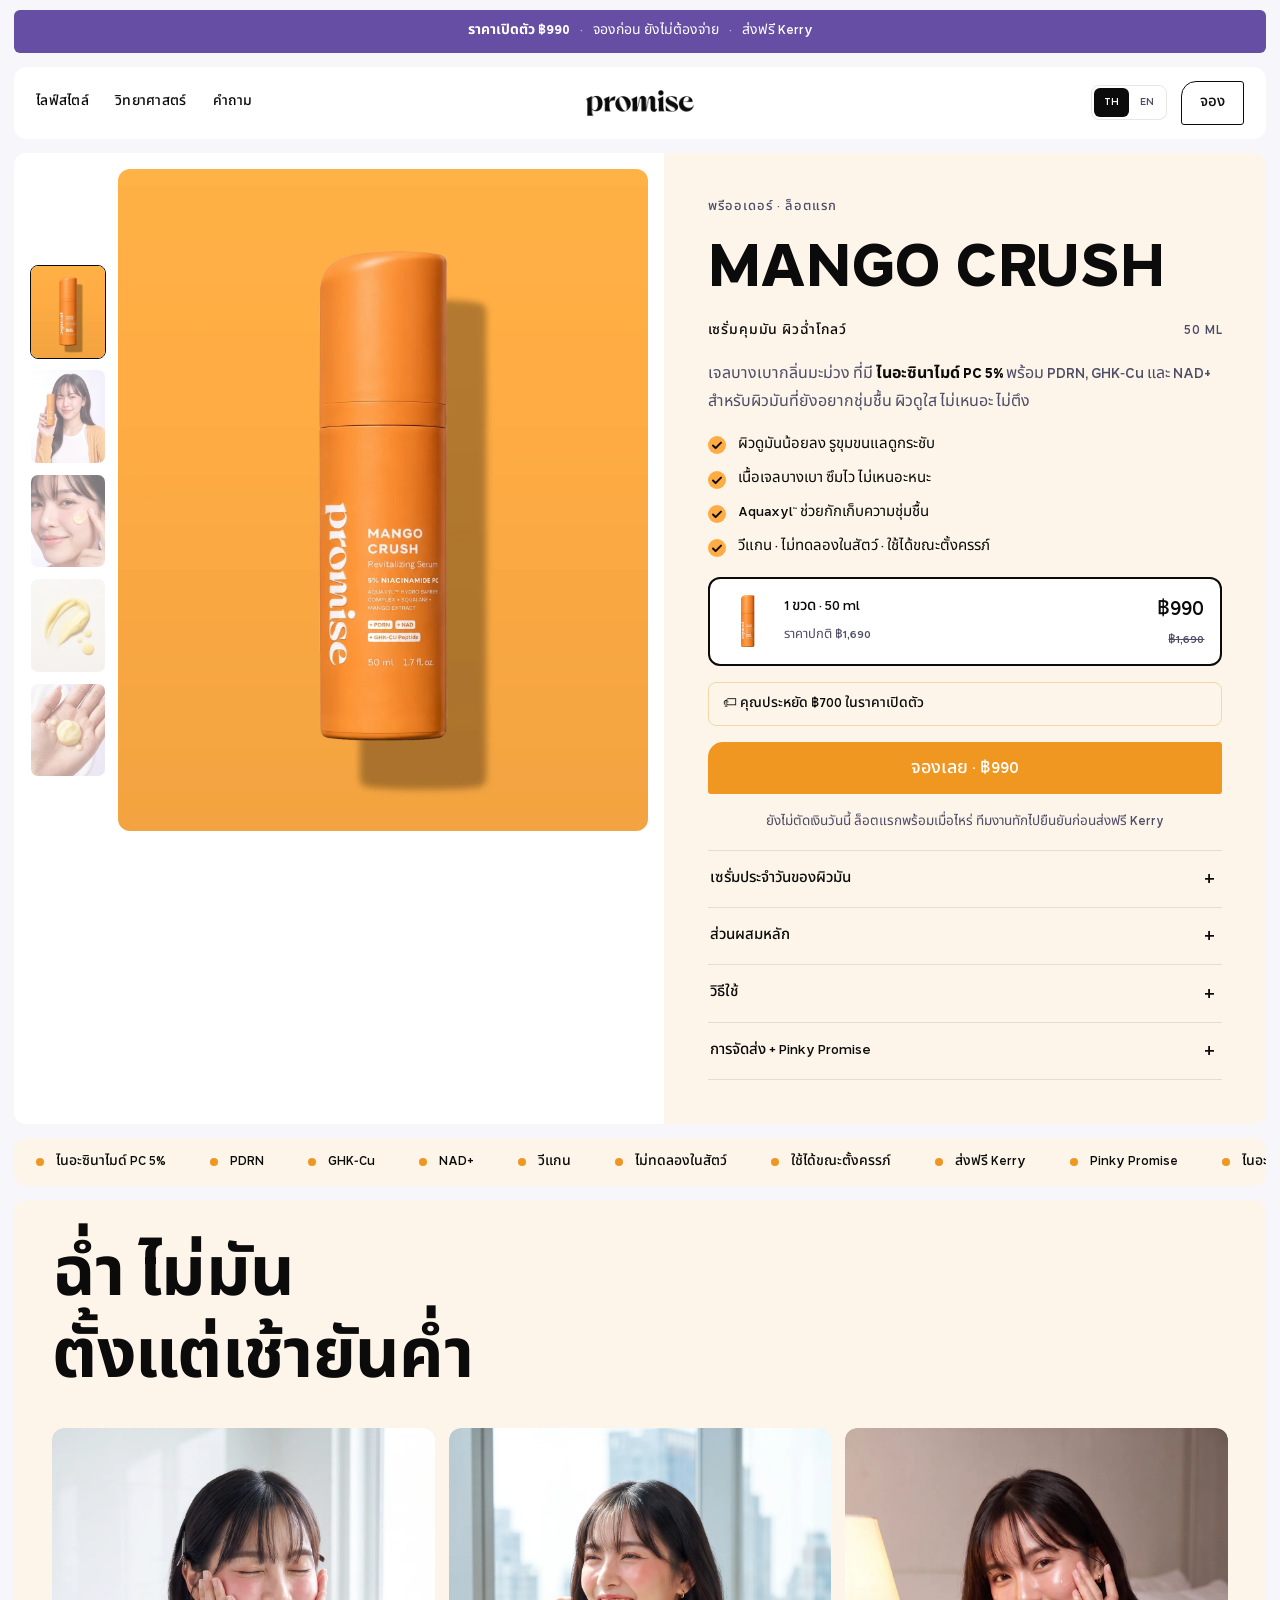
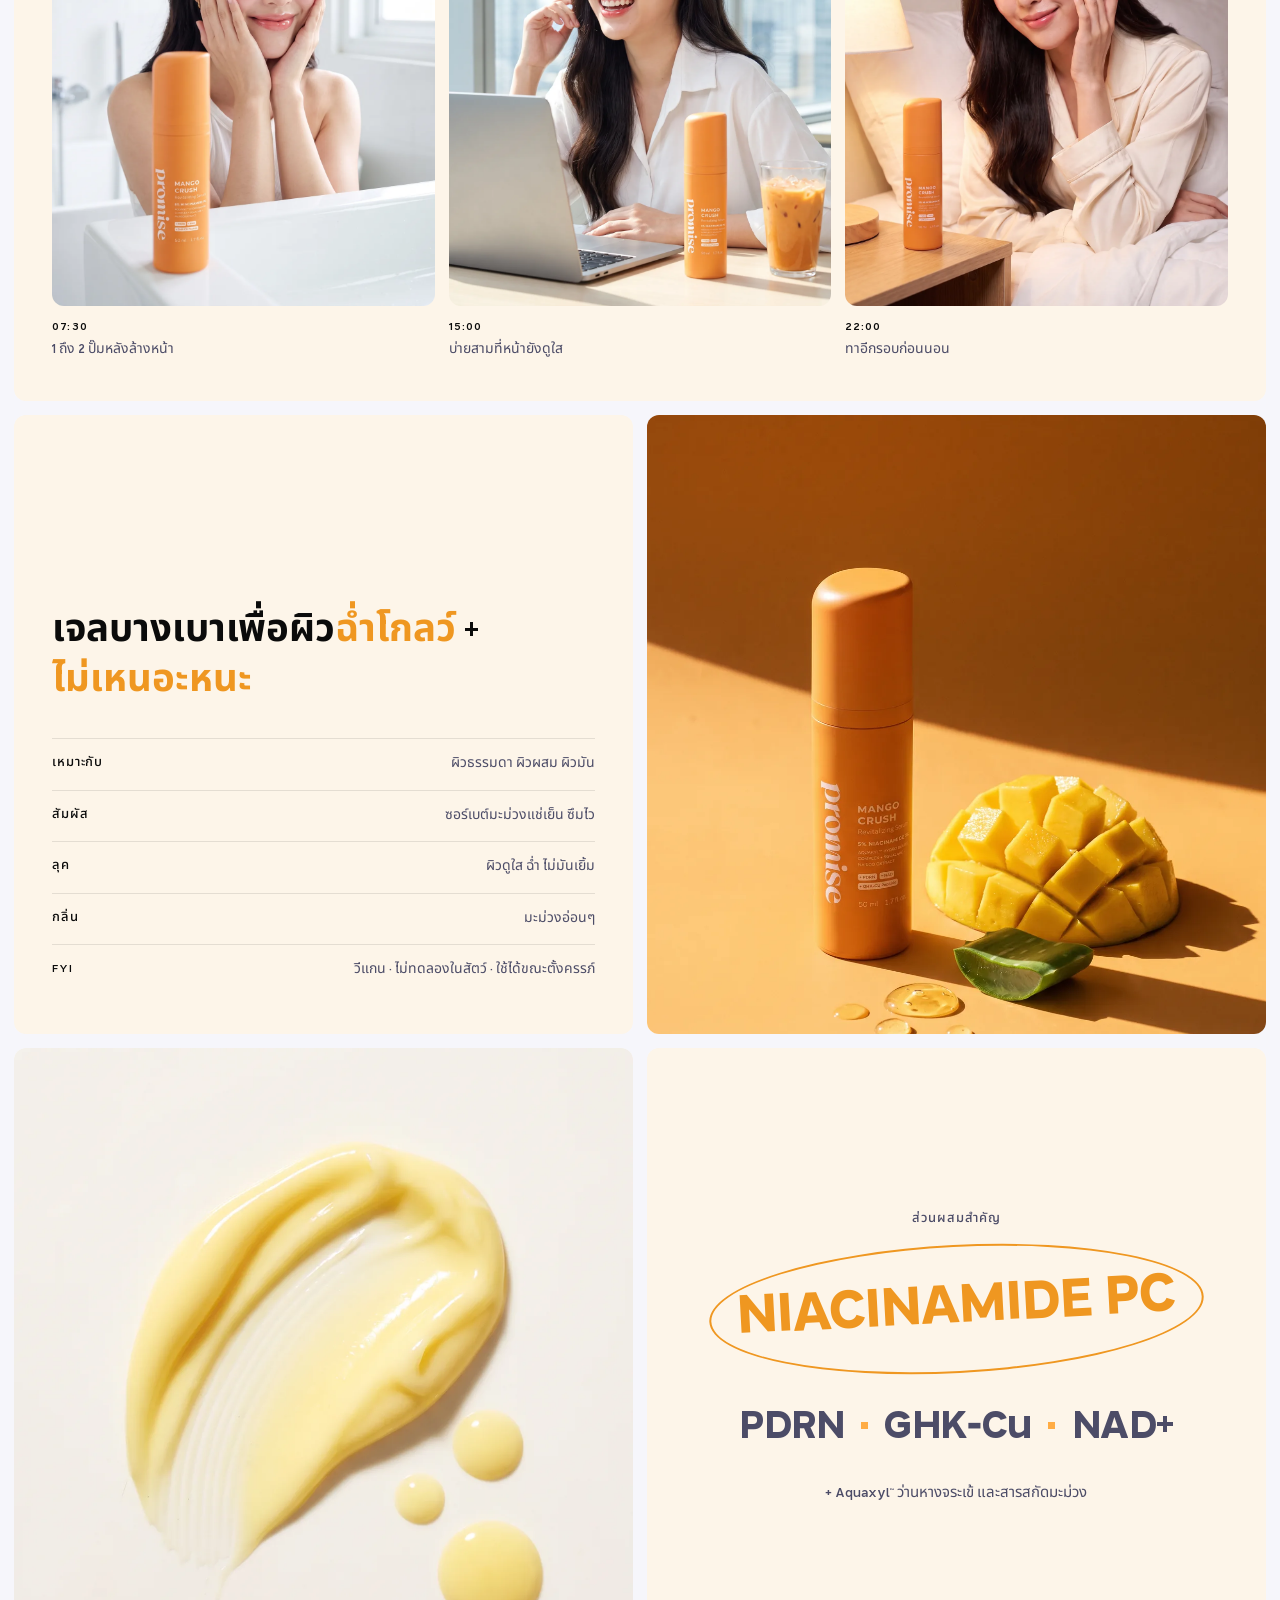
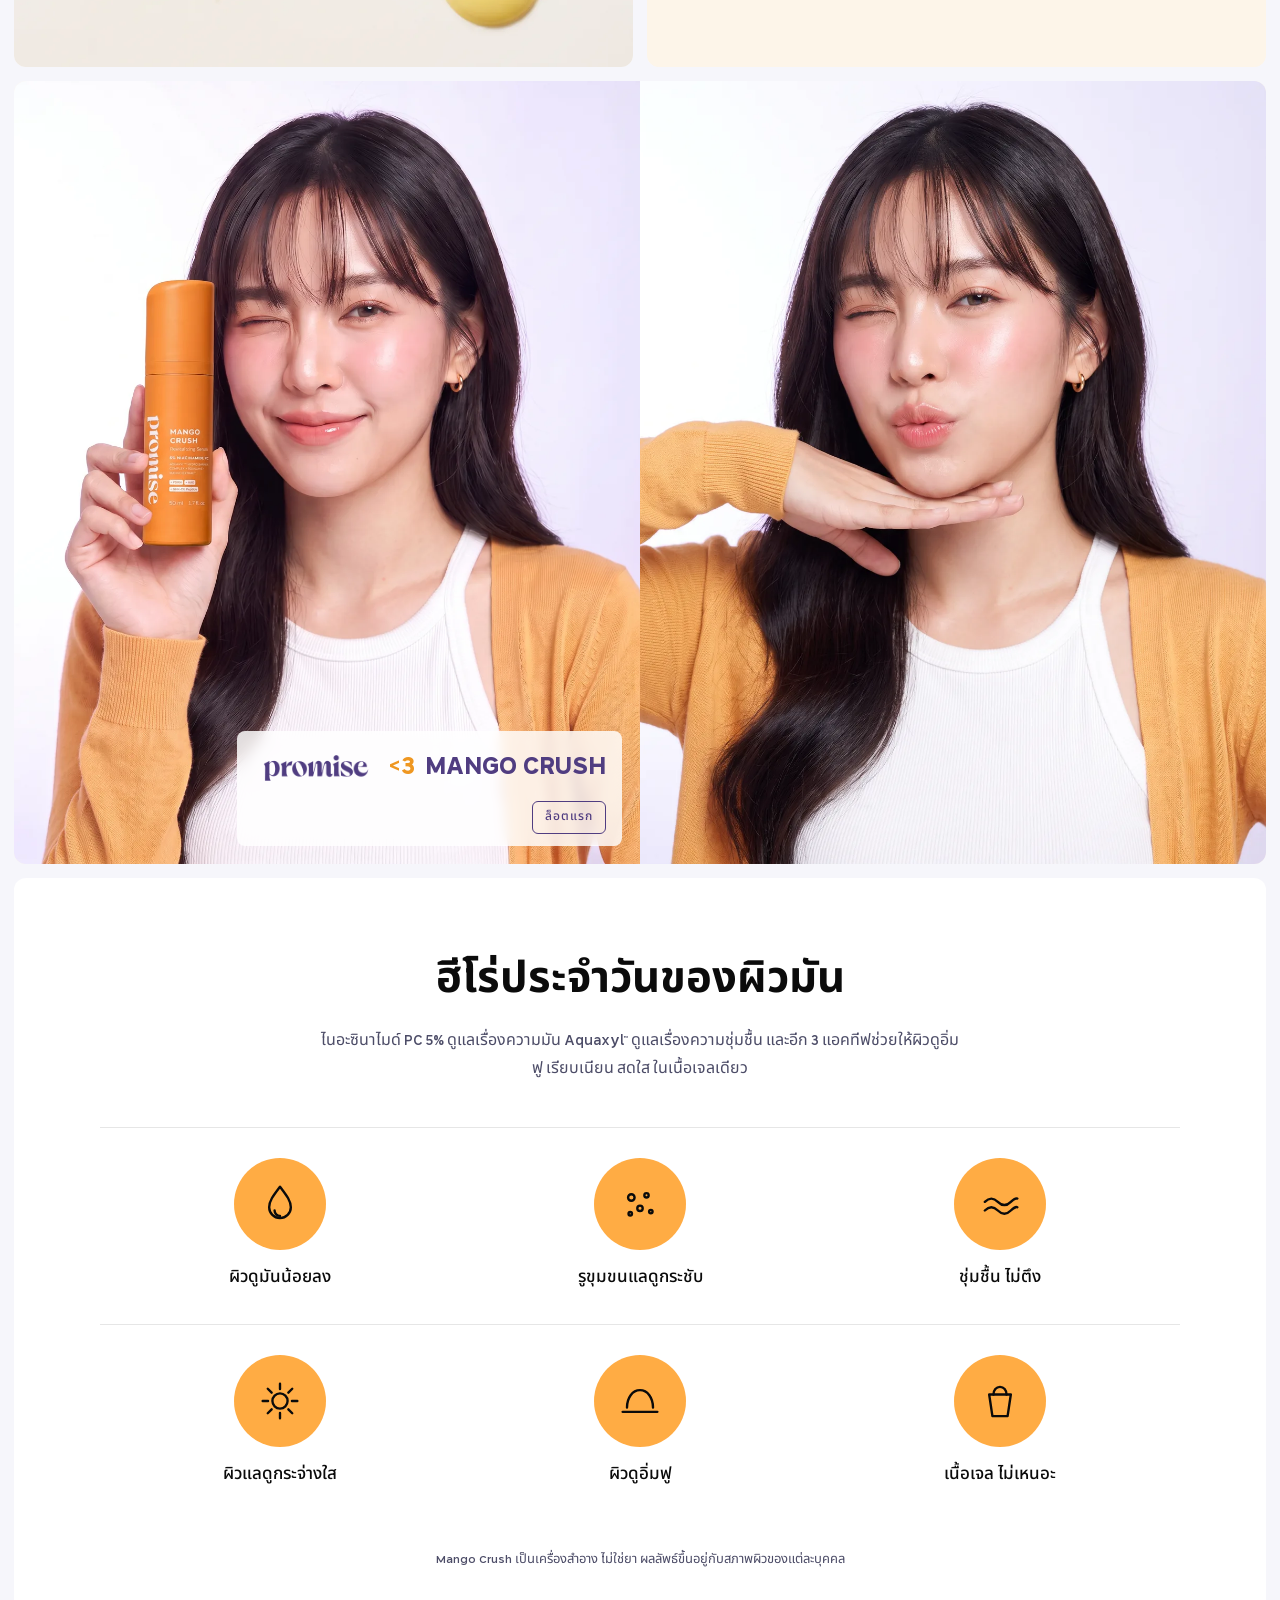
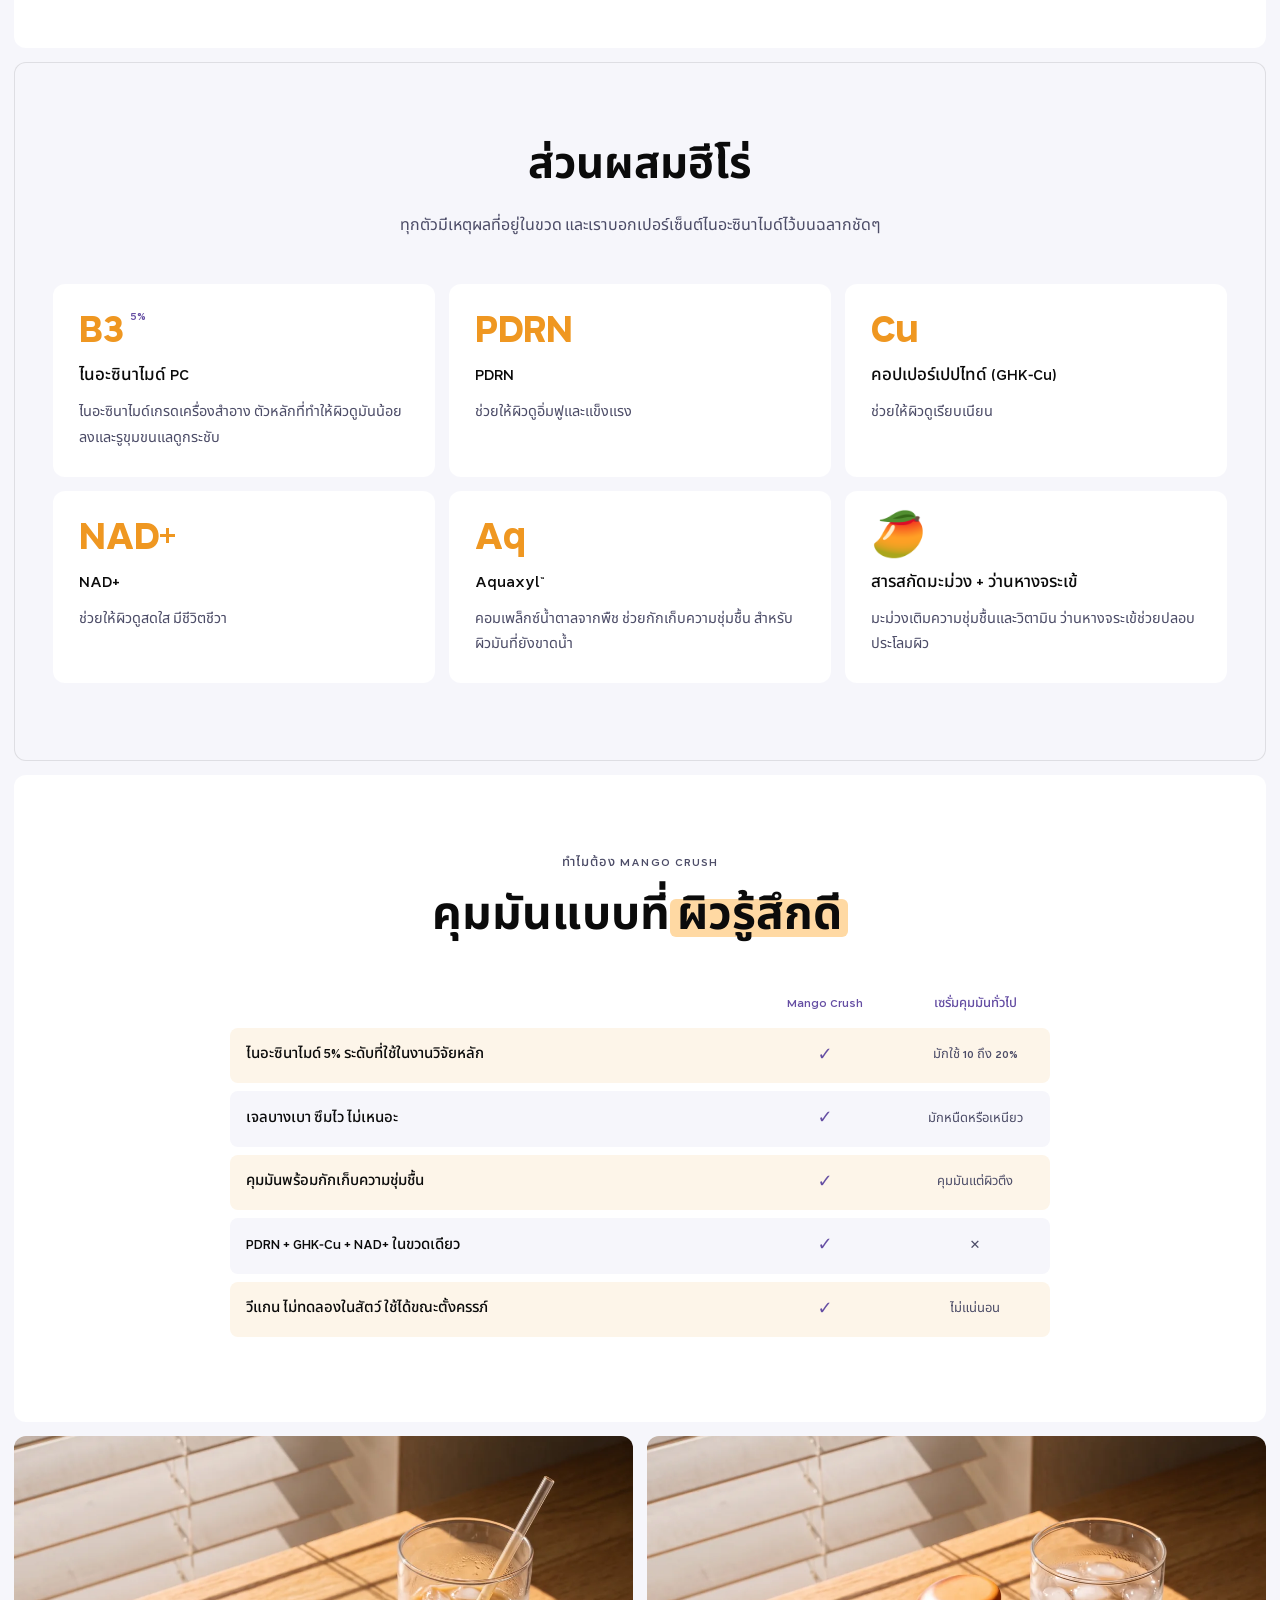
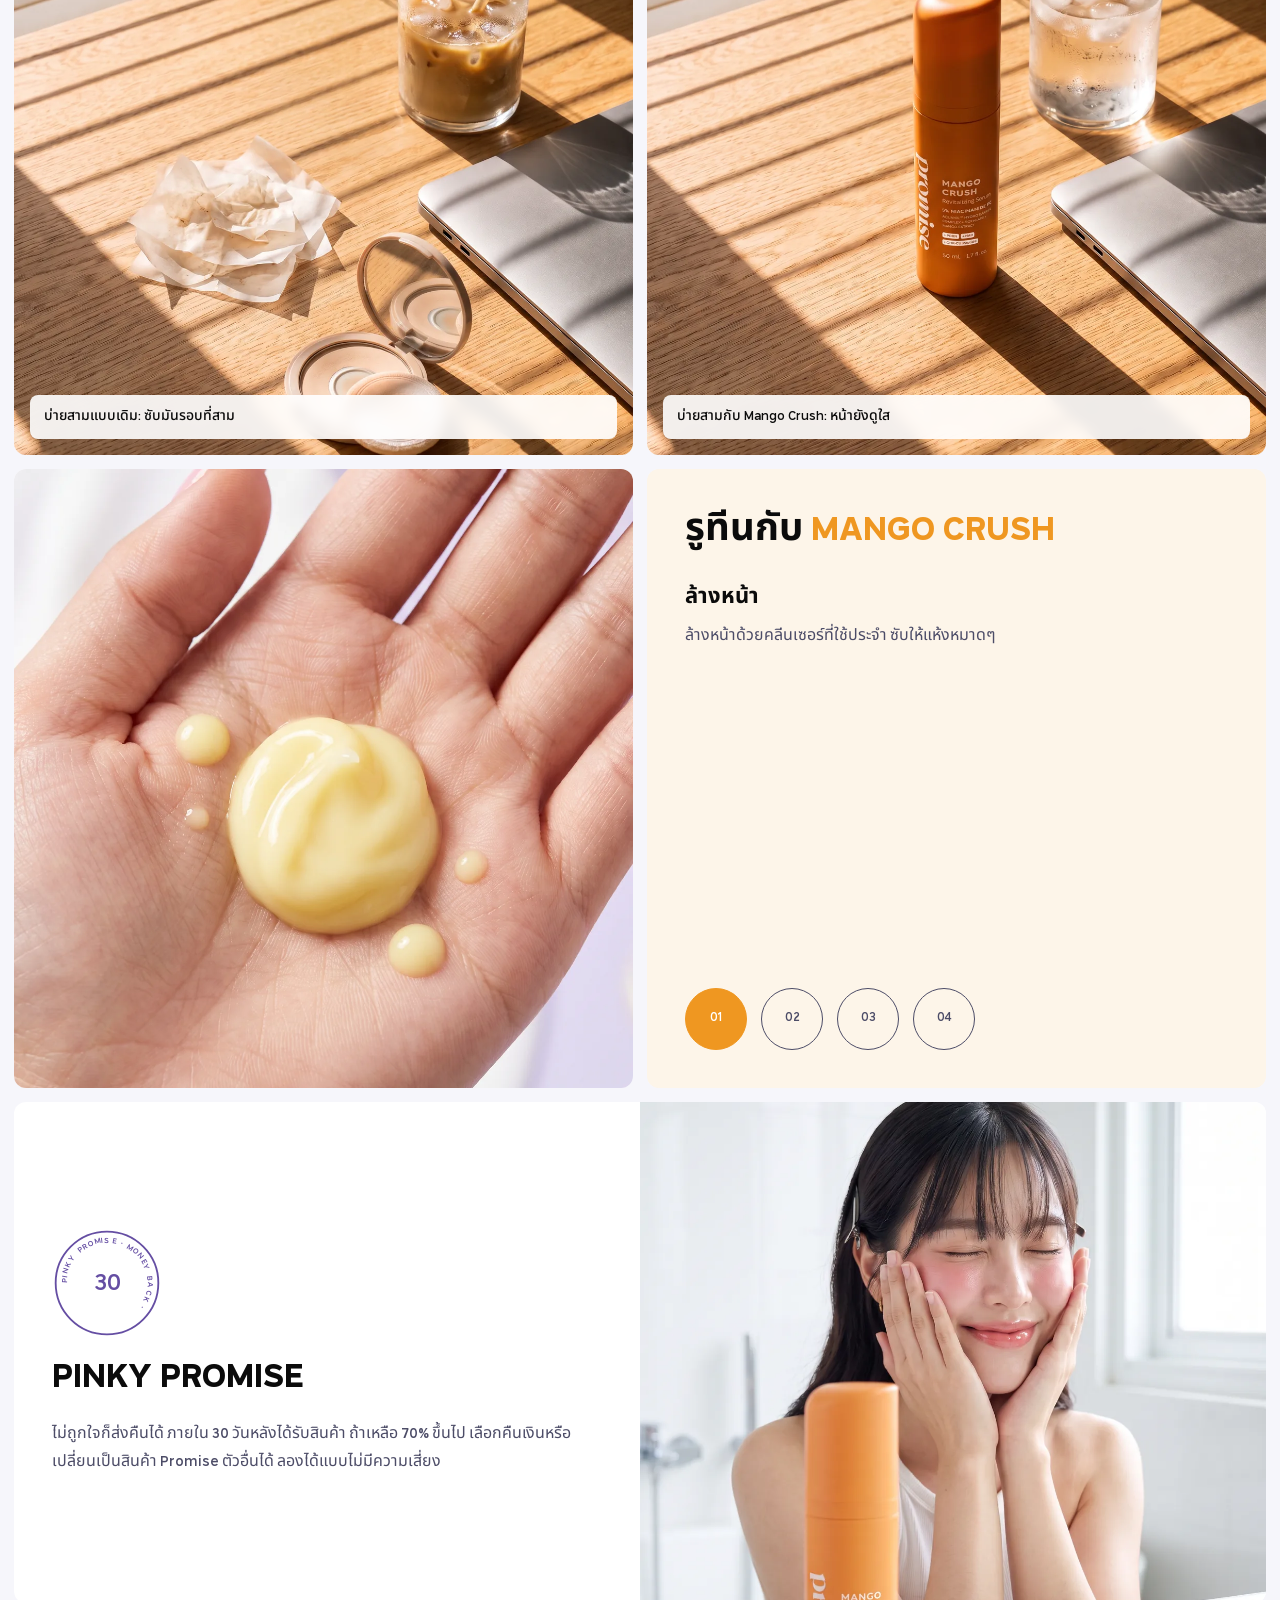
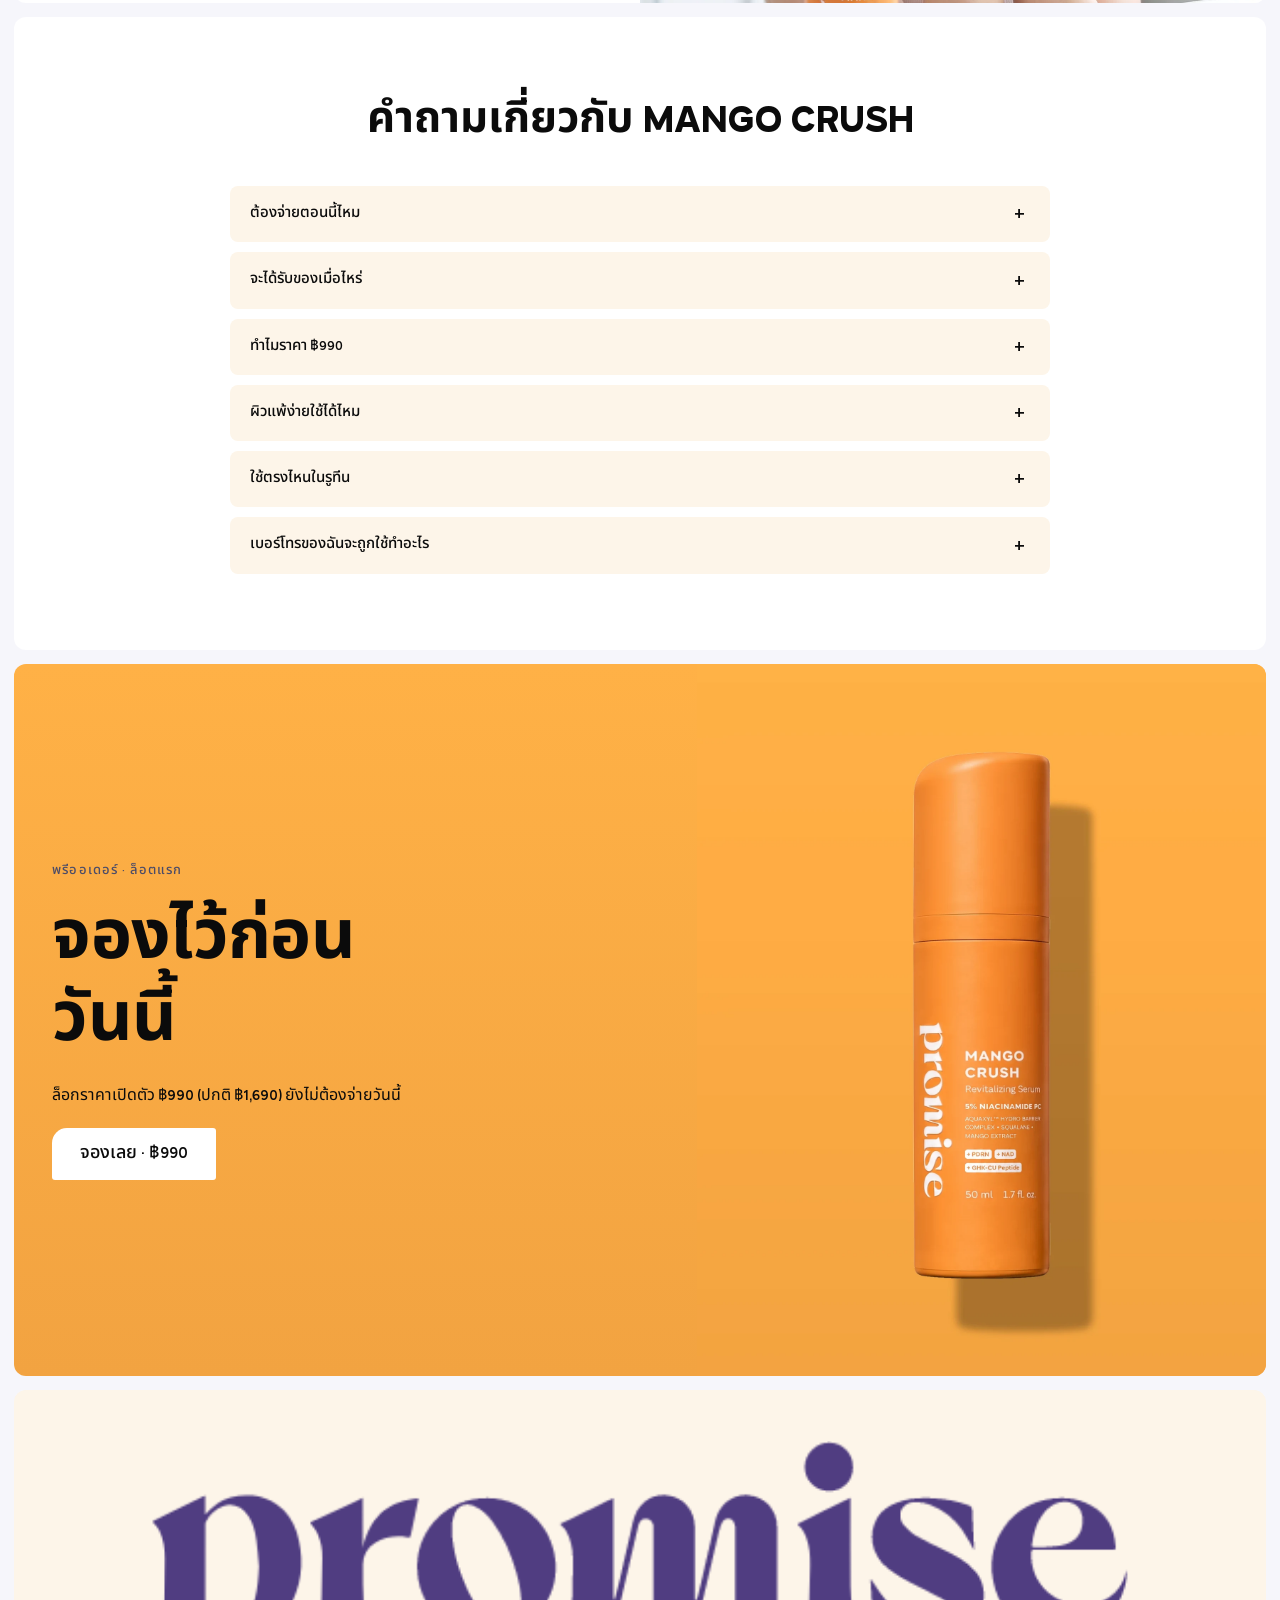
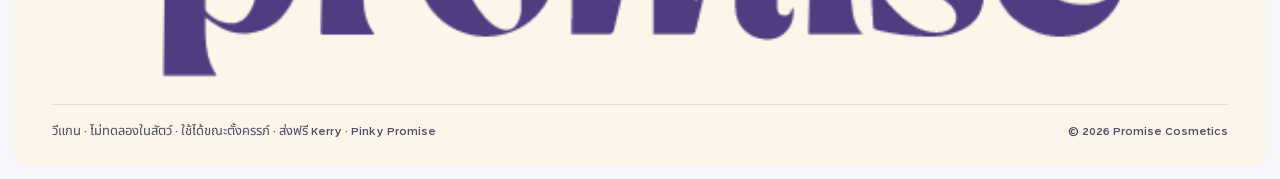
<file: o3/index.html>
<!doctype html>
<html lang="th" data-lang="th">
<head>
<meta charset="utf-8">
<meta name="viewport" content="width=device-width, initial-scale=1">
<title>Mango Crush · <t-th>จองราคาเปิดตัว ฿990</t-th><t-en>Reserve at the ฿990 launch price</t-en> | promise</title>
<meta name="description" content="Mango Crush: 5% niacinamide PC + PDRN, GHK-Cu, NAD+. Light mango gel serum for oily skin. Launch price ฿990.">
<link rel="icon" href="../shared/favicon.png">
<link rel="preload" href="../shared/fonts/NotoSansThai.ttf" as="font" type="font/ttf" crossorigin>
<link rel="preload" href="../shared/fonts/RagSans-14-Bold.woff2" as="font" type="font/woff2" crossorigin>
<link rel="preload" href="img/packshot.webp" as="image" fetchpriority="high">
<link rel="stylesheet" href="../shared/style.css">
<!-- Meta pixel (Pixel 2.0, Promise TH). Off in QA (?test=1). -->
<script>
if (!/[?&]test=1/.test(location.search)) {
!function(f,b,e,v,n,t,s){if(f.fbq)return;n=f.fbq=function(){n.callMethod?n.callMethod.apply(n,arguments):n.queue.push(arguments)};if(!f._fbq)f._fbq=n;n.push=n;n.loaded=!0;n.version='2.0';n.queue=[];t=b.createElement(e);t.async=!0;t.src=v;s=b.getElementsByTagName(e)[0];s.parentNode.insertBefore(t,s)}(window,document,'script','https://connect.facebook.net/en_US/fbevents.js');
fbq('init','794210436837527'); fbq('track','PageView'); fbq('track','ViewContent',{content_name:'Mango Crush',content_ids:['mango-crush-o3b'],content_type:'product',value:990,currency:'THB'});
}
</script>

</head>
<body data-page="o3b">
<a class="skip" href="#buy"><t-th>ข้ามไปที่การจอง</t-th><t-en>Skip to reserve</t-en></a>

<!-- promo strip -->
<div class="strip">
  <p><b><t-th>ราคาเปิดตัว ฿990</t-th><t-en>Launch price ฿990</t-en></b><i>·</i><t-th>จองก่อน ยังไม่ต้องจ่าย</t-th><t-en>Reserve now, pay nothing yet</t-en><i>·</i><t-th>ส่งฟรี Kerry</t-th><t-en>Free Kerry shipping</t-en></p>
</div>

<!-- header -->
<header class="head">
  <nav class="head__nav" aria-label="<t-th>หัวข้อ</t-th><t-en>Sections</t-en>">
    <a href="#life"><t-th>ไลฟ์สไตล์</t-th><t-en>Lifestyle</t-en></a><a href="#science"><t-th>วิทยาศาสตร์</t-th><t-en>Science</t-en></a><a href="#faq"><t-th>คำถาม</t-th><t-en>FAQ</t-en></a>
  </nav>
  <a class="head__logo" href="#top" aria-label="promise"><img src="../shared/promise-ink.png" alt="promise" width="596" height="120"></a>
  <div class="head__right">
    <div class="lang" role="group" aria-label="Language">
      <button type="button" data-set-lang="th" aria-pressed="true">TH</button><button type="button" data-set-lang="en" aria-pressed="false">EN</button>
    </div>
    <button type="button" class="head__cta" data-open-reserve data-cta="header"><t-th>จอง</t-th><t-en>Reserve</t-en></button>
  </div>
</header>

<main id="top">

<!-- 1 · BUY (Rhode gallery + Salvida buy box) -->
<section class="buy card" id="buy" data-reveal>
  <div class="gal">
    <div class="gal__thumbs" role="list">
      <button type="button" class="thumb is-on" role="listitem" data-src="img/packshot.webp" aria-label="Packshot"><img src="img/t-packshot.webp" alt="" width="240" height="300"></button>
      <button type="button" class="thumb" role="listitem" data-src="img/life.webp" aria-label="Model"><img src="img/t-life.webp" alt="" width="240" height="298"></button>
      <button type="button" class="thumb" role="listitem" data-src="img/cheek.webp" aria-label="Gel on skin"><img src="img/t-cheek.webp" alt="" width="240" height="300"></button>
      <button type="button" class="thumb" role="listitem" data-src="img/texture.webp" aria-label="Texture"><img src="img/t-texture.webp" alt="" width="240" height="298"></button>
      <button type="button" class="thumb" role="listitem" data-src="img/palm.webp" aria-label="Gel in palm"><img src="img/t-palm.webp" alt="" width="240" height="298"></button>
    </div>
    <div class="gal__main"><img id="gal-main" src="img/packshot.webp" alt="Mango Crush Revitalizing Serum 50 ml" width="1600" height="2000"></div>
  </div>

  <div class="box">
    <p class="eyebrow"><t-th><t-nw>พรีออเดอร์</t-nw> · ล็อตแรก</t-th><t-en>Pre-order · first batch</t-en></p>
    <h1 class="name">mango crush</h1>
    <p class="kicker"><t-th>เซรั่มคุมมัน ผิว<t-nw>ฉ่ำโกลว์</t-nw></t-th><t-en>The oil-control glow serum</t-en><span>50&nbsp;ml</span></p>
    <p class="lede"><t-th>เจลบางเบากลิ่นมะม่วง ที่มี <b><t-nw>ไนอะซินาไมด์</t-nw> PC 5%</b> พร้อม PDRN, GHK-Cu และ NAD+ สำหรับ<t-nw>ผิวมัน</t-nw>ที่ยังอยากชุ่มชื้น ผิวดูใส ไม่เหนอะ ไม่ตึง</t-th><t-en>A light mango-scented gel with <b>5% niacinamide PC</b>, plus PDRN, GHK-Cu and NAD+, for oily skin that still wants moisture. Clear-looking, never sticky, never tight.</t-en></p>
    <ul class="checks">
      <li><t-th>ผิวดูมันน้อยลง <t-nw>รูขุมขน</t-nw>แลดูกระชับ</t-th><t-en>Less shine, tighter-looking pores</t-en></li>
      <li><t-th>เนื้อเจลบางเบา ซึมไว <t-nw>ไม่<t-nw>เหนอะหนะ</t-nw></t-nw></t-th><t-en>Light gel that sinks in fast, never sticky</t-en></li>
      <li><t-th>Aquaxyl™ ช่วยกักเก็บ<t-nw>ความชุ่มชื้น</t-nw></t-th><t-en>Aquaxyl™ helps skin hold on to moisture</t-en></li>
      <li><t-th>วีแกน · ไม่ทดลองในสัตว์ · ใช้ได้ขณะ<t-nw>ตั้งครรภ์</t-nw></t-th><t-en>Vegan · cruelty-free · pregnancy-safe</t-en></li>
    </ul>

    <div class="opt" aria-label="<t-th>ตัวเลือก</t-th><t-en>Option</t-en>">
      <img src="img/bottle-sm.png" alt="" width="109" height="400">
      <div><b><t-th>1 ขวด · 50 ml</t-th><t-en>1 bottle · 50 ml</t-en></b><span><t-th>ราคาปกติ ฿1,690</t-th><t-en>Regular price ฿1,690</t-en></span></div>
      <p class="opt__price"><b>฿990</b><s>฿1,690</s></p>
    </div>
    <p class="save"><t-th>คุณประหยัด ฿700 ในราคาเปิดตัว</t-th><t-en>You're saving ฿700 on the launch price</t-en></p>
    <button type="button" class="btn" data-open-reserve data-cta="buybox"><t-th>จองเลย · ฿990</t-th><t-en>Reserve · ฿990</t-en></button>
    <p class="after"><t-th>ยังไม่ตัดเงินวันนี้ ล็อตแรกพร้อมเมื่อไหร่ ทีมงานทักไปยืนยันก่อนส่งฟรี Kerry</t-th><t-en>Nothing is charged today. When the first batch is ready, we message you to confirm, then ship free with Kerry.</t-en></p>

    <div class="acc">
      <details><summary><t-th>เซรั่มประจำวันของ<t-nw>ผิวมัน</t-nw></t-th><t-en>The everyday oil-control serum</t-en></summary>
        <p><t-th>เซรั่มเจล<t-nw>ไนอะซินาไมด์</t-nw> 5% กลิ่นมะม่วง ผสม PDRN, <t-nw>คอปเปอร์เปปไทด์</t-nw> (GHK-Cu) และ NAD+ ใช้ได้ทั้งเช้าและเย็น และใช้เป็น<t-nw>ไพรเมอร์</t-nw>ก่อนแต่งหน้าได้</t-th><t-en>A 5% niacinamide mango gel with PDRN, copper peptide (GHK-Cu) and NAD+. Use it morning and night, and as a primer before makeup.</t-en></p></details>
      <details><summary><t-th>ส่วนผสมหลัก</t-th><t-en>Key ingredients</t-en></summary>
        <p><t-th><t-nw>ไนอะซินาไมด์</t-nw> PC 5%, PDRN, <t-nw>คอปเปอร์เปปไทด์</t-nw> (GHK-Cu), NAD+, Aquaxyl™, <t-nw>ว่านหางจระเข้</t-nw>, <t-nw>สารสกัดมะม่วง</t-nw></t-th><t-en>5% niacinamide PC, PDRN, copper peptide (GHK-Cu), NAD+, Aquaxyl™, aloe vera, mango extract.</t-en></p></details>
      <details><summary><t-th>วิธีใช้</t-th><t-en>How to use</t-en></summary>
        <p><t-th>หลังล้างหน้า ก่อน<t-nw>มอยส์เจอไรเซอร์</t-nw> กด 1 ถึง 2 ปั๊มลงฝ่ามือ แล้วกดเบาๆ ให้ทั่วหน้า เช้าและเย็น ตอนเช้าตามด้วย<t-nw>กันแดด</t-nw></t-th><t-en>After cleansing and before moisturiser, press 1 to 2 pumps into your palm and press gently over the face. Morning and night; follow with sunscreen in the morning.</t-en></p></details>
      <details><summary><t-th>การจัดส่ง + Pinky Promise</t-th><t-en>Shipping + Pinky Promise</t-en></summary>
        <p><t-th>ส่งฟรี Kerry Express ทั่วประเทศ Pinky Promise: ภายใน 30 วันหลังได้รับสินค้า ถ้าเหลือ 70% ขึ้นไป เลือกคืนเงินหรือเปลี่ยนเป็นสินค้าอื่นได้</t-th><t-en>Free Kerry Express nationwide. Pinky Promise: within 30 days of receiving it, with 70% or more left, choose a refund or a swap for another product.</t-en></p></details>
    </div>
  </div>
</section>

<!-- trust marquee (Salvida) -->
<div class="marquee" aria-hidden="true"><div class="marquee__track">
  <span><t-th><t-nw>ไนอะซินาไมด์</t-nw> PC 5%</t-th><t-en>5% niacinamide PC</t-en></span><span>PDRN</span><span>GHK-Cu</span><span>NAD+</span><span><t-th>วีแกน</t-th><t-en>Vegan</t-en></span><span><t-th>ไม่ทดลองในสัตว์</t-th><t-en>Cruelty-free</t-en></span><span><t-th>ใช้ได้ขณะ<t-nw>ตั้งครรภ์</t-nw></t-th><t-en>Pregnancy-safe</t-en></span><span><t-th>ส่งฟรี Kerry</t-th><t-en>Free Kerry</t-en></span><span>Pinky Promise</span>
  <span><t-th><t-nw>ไนอะซินาไมด์</t-nw> PC 5%</t-th><t-en>5% niacinamide PC</t-en></span><span>PDRN</span><span>GHK-Cu</span><span>NAD+</span><span><t-th>วีแกน</t-th><t-en>Vegan</t-en></span><span><t-th>ไม่ทดลองในสัตว์</t-th><t-en>Cruelty-free</t-en></span><span><t-th>ใช้ได้ขณะ<t-nw>ตั้งครรภ์</t-nw></t-th><t-en>Pregnancy-safe</t-en></span><span><t-th>ส่งฟรี Kerry</t-th><t-en>Free Kerry</t-en></span><span>Pinky Promise</span>
</div></div>

<!-- ============ LIFESTYLE (Rhode) ============ -->

<!-- 2 · a day of glow: image row -->
<section class="card row" id="life" data-reveal>
  <h2 class="big"><t-th>ฉ่ำ ไม่มัน<br>ตั้งแต่เช้ายันค่ำ</t-th><t-en>glow, not grease.<br>from 7am to 10pm.</t-en></h2>
  <div class="row__scroll">
    <figure><img src="img/morning.webp" alt="" loading="lazy" width="1200" height="1490"><figcaption><b>07:30</b><t-th>1 ถึง 2 ปั๊มหลังล้างหน้า</t-th><t-en>1 to 2 pumps after cleansing</t-en></figcaption></figure>
    <figure><img src="img/noon.webp" alt="" loading="lazy" width="1200" height="1490"><figcaption><b>15:00</b><t-th>บ่ายสามที่หน้ายังดูใส</t-th><t-en>A 3pm face that still looks clear</t-en></figcaption></figure>
    <figure><img src="img/night.webp" alt="" loading="lazy" width="1200" height="1490"><figcaption><b>22:00</b><t-th>ทาอีกรอบก่อนนอน</t-th><t-en>Once more before bed</t-en></figcaption></figure>
  </div>
</section>

<!-- 3 · spec card + still life (Rhode bento) -->
<section class="bento" data-reveal>
  <div class="card spec">
    <h2 class="mid"><t-th>เจลบางเบาเพื่อผิว<b><t-nw>ฉ่ำโกลว์</t-nw></b> + <b><t-nw>ไม่<t-nw>เหนอะหนะ</t-nw></t-nw></b></t-th><t-en>A light gel for a <b>GLOWY</b> look + <b>NON-STICKY</b> skin.</t-en></h2>
    <dl>
      <div><dt><t-th>เหมาะกับ</t-th><t-en>Good for</t-en></dt><dd><t-th>ผิวธรรมดา ผิวผสม <t-nw>ผิวมัน</t-nw></t-th><t-en>Normal, combination, oily skin</t-en></dd></div>
      <div><dt><t-th>สัมผัส</t-th><t-en>Feels like</t-en></dt><dd><t-th><t-nw>ซอร์เบต์มะม่วง</t-nw>แช่เย็น ซึมไว</t-th><t-en>A chilled mango sorbet that sinks in fast</t-en></dd></div>
      <div><dt><t-th>ลุค</t-th><t-en>Looks like</t-en></dt><dd><t-th>ผิวดูใส ฉ่ำ ไม่มันเยิ้ม</t-th><t-en>Clear, dewy, never greasy</t-en></dd></div>
      <div><dt><t-th>กลิ่น</t-th><t-en>Smells like</t-en></dt><dd><t-th>มะม่วงอ่อนๆ</t-th><t-en>Soft fresh mango</t-en></dd></div>
      <div><dt>FYI</dt><dd><t-th>วีแกน · ไม่ทดลองในสัตว์ · ใช้ได้ขณะ<t-nw>ตั้งครรภ์</t-nw></t-th><t-en>Vegan · cruelty-free · pregnancy-safe</t-en></dd></div>
    </dl>
  </div>
  <figure class="card ph"><img src="img/ingredients.webp" alt="" loading="lazy" width="1200" height="1490"></figure>
</section>

<!-- 4 · made with (Rhode bento) -->
<section class="bento bento--flip" data-reveal>
  <figure class="card ph"><img src="img/texture.webp" alt="" loading="lazy" width="1200" height="1490"></figure>
  <div class="card made">
    <p class="eyebrow"><t-th>ส่วนผสมสำคัญ</t-th><t-en>Made with</t-en></p>
    <p class="made__hero"><span>niacinamide PC</span></p>
    <p class="made__list">PDRN<i>·</i>GHK-Cu<i>·</i>NAD+</p>
    <p class="made__sub"><t-th>+ Aquaxyl™ <t-nw>ว่านหางจระเข้</t-nw> และ<t-nw>สารสกัดมะม่วง</t-nw></t-th><t-en>+ Aquaxyl™, aloe vera and mango extract</t-en></p>
  </div>
</section>

<!-- 5 · campaign (Rhode) -->
<section class="card camp" data-reveal>
  <img class="camp__a" src="img/life.webp" alt="" loading="lazy" width="1200" height="1490">
  <img class="camp__b" src="img/face.webp" alt="" loading="lazy" width="1200" height="1490">
  <div class="camp__tag"><p><img src="../shared/promise-deep.png" alt="promise" width="596" height="120"> <span>&lt;3</span> mango crush</p><em><t-th>ล็อตแรก</t-th><t-en>First batch</t-en></em></div>
</section>

<!-- ============ SCIENCE (Salvida) ============ -->

<!-- 6 · everyday hero: 6 benefits -->
<section class="sci" id="science" data-reveal>
  <h2 class="sci__h"><t-th>ฮีโร่ประจำวันของ<t-nw>ผิวมัน</t-nw></t-th><t-en>Your everyday hero for oily skin.</t-en></h2>
  <p class="sci__p"><t-th><t-nw>ไนอะซินาไมด์</t-nw> PC 5% ดูแลเรื่อง<t-nw>ความมัน</t-nw> Aquaxyl™ ดูแลเรื่อง<t-nw>ความชุ่มชื้น</t-nw> และอีก 3 <t-nw>แอคทีฟ</t-nw>ช่วยให้ผิวดูอิ่มฟู เรียบเนียน สดใส ในเนื้อเจลเดียว</t-th><t-en>5% niacinamide PC takes care of oil, Aquaxyl™ takes care of moisture, and three more actives help skin look plump, smooth and bright, all in one light gel.</t-en></p>
  <ul class="ben">
    <li><svg viewBox="0 0 48 48" aria-hidden="true"><path d="M24 8c6 8 10 13 10 19a10 10 0 0 1-20 0c0-6 4-11 10-19z"/><path d="M19 30a5 5 0 0 0 5 5"/></svg><b><t-th>ผิวดูมันน้อยลง</t-th><t-en>Less shine</t-en></b></li>
    <li><svg viewBox="0 0 48 48" aria-hidden="true"><circle cx="16" cy="18" r="3"/><circle cx="30" cy="16" r="2"/><circle cx="24" cy="28" r="2.5"/><circle cx="34" cy="31" r="1.6"/><circle cx="15" cy="33" r="1.6"/></svg><b><t-th><t-nw>รูขุมขน</t-nw>แลดูกระชับ</t-th><t-en>Tighter-looking pores</t-en></b></li>
    <li><svg viewBox="0 0 48 48" aria-hidden="true"><path d="M10 30c4-4 8-4 12 0s8 4 12 0 6-3 6-3"/><path d="M10 22c4-4 8-4 12 0s8 4 12 0 6-3 6-3"/></svg><b><t-th>ชุ่มชื้น ไม่ตึง</t-th><t-en>Hydrated, not tight</t-en></b></li>
    <li><svg viewBox="0 0 48 48" aria-hidden="true"><circle cx="24" cy="24" r="7"/><path d="M24 8v5M24 35v5M8 24h5M35 24h5M12.7 12.7l3.6 3.6M31.7 31.7l3.6 3.6M12.7 35.3l3.6-3.6M31.7 16.3l3.6-3.6"/></svg><b><t-th>ผิวแลดู<t-nw>กระจ่างใส</t-nw></t-th><t-en>Brighter-looking skin</t-en></b></li>
    <li><svg viewBox="0 0 48 48" aria-hidden="true"><path d="M12 30c0-9 5-16 12-16s12 7 12 16"/><path d="M8 34h32"/></svg><b><t-th>ผิวดูอิ่มฟู</t-th><t-en>Plumper-looking skin</t-en></b></li>
    <li><svg viewBox="0 0 48 48" aria-hidden="true"><path d="M14 18h20l-3 20H17z"/><path d="M18 18c0-4 2.5-7 6-7s6 3 6 7"/></svg><b><t-th>เนื้อเจล ไม่เหนอะ</t-th><t-en>Light, non-sticky gel</t-en></b></li>
  </ul>
  <p class="fine"><t-th>Mango Crush เป็น<t-nw>เครื่องสำอาง</t-nw> ไม่ใช่ยา ผลลัพธ์ขึ้นอยู่กับสภาพผิวของแต่ละบุคคล</t-th><t-en>Mango Crush is a cosmetic, not a medicine. Results depend on each person's skin.</t-en></p>
</section>

<!-- 7 · hero ingredients -->
<section class="ing" data-reveal>
  <h2 class="sci__h"><t-th>ส่วนผสมฮีโร่</t-th><t-en>Hero ingredients</t-en></h2>
  <p class="sci__p"><t-th>ทุกตัวมีเหตุผลที่อยู่ในขวด และเราบอกเปอร์เซ็นต์<t-nw>ไนอะซินาไมด์</t-nw>ไว้บนฉลากชัดๆ</t-th><t-en>Every one has a reason to be in the bottle, and the niacinamide percentage is right on the label.</t-en></p>
  <div class="ing__grid">
    <article><p class="ing__mark">B3<sup>5%</sup></p><h3><t-th><t-nw>ไนอะซินาไมด์</t-nw> PC</t-th><t-en>Niacinamide PC</t-en></h3><p><t-th><t-nw>ไนอะซินาไมด์</t-nw>เกรด<t-nw>เครื่องสำอาง</t-nw> ตัวหลักที่ทำให้ผิวดูมันน้อยลงและ<t-nw>รูขุมขน</t-nw>แลดูกระชับ</t-th><t-en>A cosmetic grade of vitamin B3, the main reason oil looks under control and pores look tighter.</t-en></p></article>
    <article><p class="ing__mark">PDRN</p><h3>PDRN</h3><p><t-th>ช่วยให้ผิวดูอิ่มฟูและแข็งแรง</t-th><t-en>Helps skin look plump and strong.</t-en></p></article>
    <article><p class="ing__mark">Cu</p><h3><t-th><t-nw>คอปเปอร์เปปไทด์</t-nw> (GHK-Cu)</t-th><t-en>Copper peptide (GHK-Cu)</t-en></h3><p><t-th>ช่วยให้ผิวดูเรียบเนียน</t-th><t-en>Helps skin look smooth.</t-en></p></article>
    <article><p class="ing__mark">NAD+</p><h3>NAD+</h3><p><t-th>ช่วยให้ผิวดูสดใส มีชีวิตชีวา</t-th><t-en>Helps skin look bright and lively.</t-en></p></article>
    <article><p class="ing__mark">Aq</p><h3>Aquaxyl™</h3><p><t-th><t-nw>คอมเพล็กซ์</t-nw>น้ำตาลจากพืช ช่วยกักเก็บ<t-nw>ความชุ่มชื้น</t-nw> สำหรับ<t-nw>ผิวมัน</t-nw>ที่ยังขาดน้ำ</t-th><t-en>A plant-sugar complex that helps skin hold on to water, for oily skin that is still thirsty.</t-en></p></article>
    <article><p class="ing__mark">🥭</p><h3><t-th><t-nw>สารสกัดมะม่วง</t-nw> + <t-nw>ว่านหางจระเข้</t-nw></t-th><t-en>Mango extract + aloe vera</t-en></h3><p><t-th>มะม่วงเติม<t-nw>ความชุ่มชื้น</t-nw>และวิตามิน <t-nw>ว่านหางจระเข้</t-nw>ช่วยปลอบประโลมผิว</t-th><t-en>Mango adds moisture and vitamins; aloe vera soothes.</t-en></p></article>
  </div>
</section>

<!-- 9 · us vs them (Salvida) -->
<section class="vs" data-reveal>
  <p class="eyebrow"><t-th>ทำไมต้อง Mango Crush</t-th><t-en>Why Mango Crush</t-en></p>
  <h2 class="vs__h"><t-th>คุมมันแบบที่<mark>ผิวรู้สึกดี</mark></t-th><t-en>Oil control that actually <mark>feels good</mark> on your skin.</t-en></h2>
  <table>
    <thead><tr><th></th><th>Mango Crush</th><th><t-th>เซรั่มคุมมันทั่วไป</t-th><t-en>Typical oil-control serum</t-en></th></tr></thead>
    <tbody>
      <tr><td><t-th><t-nw>ไนอะซินาไมด์</t-nw> 5% ระดับที่ใช้ในงานวิจัยหลัก</t-th><t-en>5% niacinamide, the level used in key studies</t-en></td><td class="y">✓</td><td class="n"><t-th>มักใช้ 10 ถึง 20%</t-th><t-en>Often 10 to 20%</t-en></td></tr>
      <tr><td><t-th>เจลบางเบา ซึมไว ไม่เหนอะ</t-th><t-en>Light gel, sinks in fast, not sticky</t-en></td><td class="y">✓</td><td class="n"><t-th>มักหนืดหรือเหนียว</t-th><t-en>Often thick or tacky</t-en></td></tr>
      <tr><td><t-th>คุมมันพร้อมกักเก็บ<t-nw>ความชุ่มชื้น</t-nw></t-th><t-en>Controls oil and holds moisture</t-en></td><td class="y">✓</td><td class="n"><t-th>คุมมันแต่ผิวตึง</t-th><t-en>Oil control, tight skin</t-en></td></tr>
      <tr><td><t-th>PDRN + GHK-Cu + NAD+ ในขวดเดียว</t-th><t-en>PDRN + GHK-Cu + NAD+ in one bottle</t-en></td><td class="y">✓</td><td class="n">✕</td></tr>
      <tr><td><t-th>วีแกน ไม่ทดลองในสัตว์ ใช้ได้ขณะ<t-nw>ตั้งครรภ์</t-nw></t-th><t-en>Vegan, cruelty-free, pregnancy-safe</t-en></td><td class="y">✓</td><td class="n"><t-th>ไม่แน่นอน</t-th><t-en>Not always</t-en></td></tr>
    </tbody>
  </table>
</section>

<!-- 10 · judge it at 3pm -->
<section class="bento" id="at3pm" data-reveal>
  <figure class="card ph cap"><img src="img/desk_before.webp" alt="" loading="lazy" width="1200" height="1490"><figcaption><t-th>บ่ายสามแบบเดิม: ซับมันรอบที่สาม</t-th><t-en>The usual 3pm: blotting for the third time</t-en></figcaption></figure>
  <figure class="card ph cap"><img src="img/desk_after.webp" alt="" loading="lazy" width="1200" height="1490"><figcaption><t-th>บ่ายสามกับ Mango Crush: หน้ายังดูใส</t-th><t-en>3pm with Mango Crush: still looking clear</t-en></figcaption></figure>
</section>

<!-- 11 · routine (Rhode "get ready with") -->
<section class="bento" id="routine" data-reveal>
  <figure class="card ph"><img src="img/palm.webp" alt="" loading="lazy" width="1200" height="1490"></figure>
  <div class="card steps">
    <h2 class="mid"><t-th>รูทีนกับ <b>mango crush</b></t-th><t-en>get ready with <b>mango crush</b></t-en></h2>
    <div class="steps__panel" data-step-panel="1"><p class="steps__t"><t-th>ล้างหน้า</t-th><t-en>Cleanse</t-en></p><p><t-th>ล้างหน้าด้วย<t-nw>คลีนเซอร์</t-nw>ที่ใช้ประจำ ซับให้แห้งหมาดๆ</t-th><t-en>Wash with your usual cleanser and pat almost dry.</t-en></p></div>
    <div class="steps__panel" data-step-panel="2" hidden><p class="steps__t">Mango Crush</p><p><t-th>กด 1 ถึง 2 ปั๊มลงฝ่ามือ แล้วกดเบาๆ ให้ทั่วหน้า</t-th><t-en>Press 1 to 2 pumps into your palm and press gently over the face.</t-en></p></div>
    <div class="steps__panel" data-step-panel="3" hidden><p class="steps__t"><t-th><t-nw>มอยส์เจอไรเซอร์</t-nw></t-th><t-en>Moisturiser</t-en></p><p><t-th>ตามด้วย<t-nw>มอยส์เจอไรเซอร์</t-nw>ตัวโปรด เจลซึมไวจึงไม่เป็นขุย</t-th><t-en>Follow with your favourite moisturiser. The gel sinks in fast, so nothing pills.</t-en></p></div>
    <div class="steps__panel" data-step-panel="4" hidden><p class="steps__t"><t-th><t-nw>กันแดด</t-nw> (ตอนเช้า)</t-th><t-en>Sunscreen (AM)</t-en></p><p><t-th>ตอนเช้าจบด้วย<t-nw>กันแดด</t-nw>ทุกครั้ง แล้วแต่งหน้าต่อได้เลย</t-th><t-en>Always finish with sunscreen in the morning, then makeup goes straight on.</t-en></p></div>
    <div class="steps__nums" role="group" aria-label="<t-th>ขั้นตอน</t-th><t-en>Steps</t-en>">
      <button type="button" data-step="1" aria-pressed="true">01</button><button type="button" data-step="2" aria-pressed="false">02</button><button type="button" data-step="3" aria-pressed="false">03</button><button type="button" data-step="4" aria-pressed="false">04</button>
    </div>
  </div>
</section>

<!-- 12 · Pinky Promise (Salvida guarantee) -->
<section class="card pinky" data-reveal>
  <div class="pinky__text">
    <svg class="stamp" viewBox="0 0 120 120" aria-hidden="true"><defs><path id="c" d="M60 60m-44 0a44 44 0 1 1 88 0a44 44 0 1 1-88 0"/></defs><circle cx="60" cy="60" r="56" fill="none"/><text><textPath href="#c">PINKY PROMISE · MONEY BACK · </textPath></text><text x="60" y="68" text-anchor="middle" class="stamp__n">30</text></svg>
    <h2 class="mid">Pinky Promise</h2>
    <p><t-th>ไม่ถูกใจก็ส่งคืนได้ ภายใน 30 วันหลังได้รับสินค้า ถ้าเหลือ 70% ขึ้นไป เลือกคืนเงินหรือเปลี่ยนเป็นสินค้า Promise ตัวอื่นได้ ลองได้แบบไม่มีความเสี่ยง</t-th><t-en>Don't love it? Send it back. Within 30 days of receiving it, with 70% or more left, choose a refund or a swap for another Promise product. Try it without the risk.</t-en></p>
  </div>
  <figure class="ph"><img src="img/morning.webp" alt="" loading="lazy" width="1200" height="1490"></figure>
</section>

<!-- 13 · FAQ -->
<section class="faq" id="faq" data-reveal>
  <h2 class="sci__h"><t-th>คำถามเกี่ยวกับ Mango Crush</t-th><t-en>Your Mango Crush questions, answered.</t-en></h2>
  <div class="acc">
    <details><summary><t-th>ต้องจ่ายตอนนี้ไหม</t-th><t-en>Do I pay now?</t-en></summary><p><t-th>ไม่ต้องค่ะ การจองคือล็อกราคาเปิดตัว ฿990 ไว้ ทีมงานจะทักไปยืนยันก่อนส่ง และยกเลิกได้ตลอด</t-th><t-en>No. Reserving locks in the ฿990 launch price. Our team messages you to confirm before shipping, and you can cancel any time.</t-en></p></details>
    <details><summary><t-th>จะได้รับของเมื่อไหร่</t-th><t-en>When will I get it?</t-en></summary><p><t-th>ล็อตแรกกำลังเตรียม เมื่อพร้อม คนที่จองไว้จะได้รับการติดต่อก่อน พร้อมวันจัดส่ง</t-th><t-en>The first batch is being prepared. When it's ready, people who reserved are contacted first, with the delivery date.</t-en></p></details>
    <details><summary><t-th>ทำไมราคา ฿990</t-th><t-en>Why ฿990?</t-en></summary><p><t-th>เป็นราคาเปิดตัวเฉพาะล็อตแรก (ราคาปกติ ฿1,690) สำหรับ 4 <t-nw>แอคทีฟ</t-nw>ในขวดเดียว</t-th><t-en>A first-batch launch price only (regular ฿1,690), for four actives in one bottle.</t-en></p></details>
    <details><summary><t-th>ผิวแพ้ง่ายใช้ได้ไหม</t-th><t-en>Can sensitive skin use it?</t-en></summary><p><t-th>บำรุงผิวบอบบางที่มีแนวโน้มระคายเคืองง่ายได้ แต่ผิวแต่ละคนต่างกัน ควรทดสอบที่ผิวบริเวณเล็กๆ ก่อนใช้ทั้งหน้า</t-th><t-en>It's made for delicate skin too, but every skin is different. Patch test a small area before using it on your whole face.</t-en></p></details>
    <details><summary><t-th>ใช้ตรงไหนในรูทีน</t-th><t-en>Where does it go in my routine?</t-en></summary><p><t-th>หลังล้างหน้า ก่อน<t-nw>มอยส์เจอไรเซอร์</t-nw> ตอนเช้าจบด้วย<t-nw>กันแดด</t-nw></t-th><t-en>After cleansing, before moisturiser. In the morning, finish with sunscreen.</t-en></p></details>
    <details><summary><t-th>เบอร์โทรของฉันจะถูกใช้ทำอะไร</t-th><t-en>What happens to my number?</t-en></summary><p><t-th>ใช้ติดต่อเรื่องการจองนี้เท่านั้น ไม่มีสแปม</t-th><t-en>Only to contact you about this reservation. No spam.</t-en></p></details>
  </div>
</section>

<!-- 14 · reserve close -->
<section class="card close" id="start" data-reveal>
  <div>
    <p class="eyebrow"><t-th><t-nw>พรีออเดอร์</t-nw> · ล็อตแรก</t-th><t-en>Pre-order · first batch</t-en></p>
    <h2 class="big"><t-th>จองไว้ก่อน<br>วันนี้</t-th><t-en>reserve<br>yours today.</t-en></h2>
    <p><t-th>ล็อกราคาเปิดตัว ฿990 (ปกติ ฿1,690) ยังไม่ต้องจ่ายวันนี้</t-th><t-en>Lock in the ฿990 launch price (regular ฿1,690). Nothing to pay today.</t-en></p>
    <button type="button" class="btn btn--light" data-open-reserve data-cta="close"><t-th>จองเลย · ฿990</t-th><t-en>Reserve · ฿990</t-en></button>
  </div>
  <img src="img/packshot.webp" alt="" loading="lazy" width="1600" height="2000">
</section>

</main>

<!-- footer (Rhode giant wordmark) -->
<footer class="foot">
  <img class="foot__mark" src="../shared/promise-deep.png" alt="promise" width="596" height="120">
  <div class="foot__row">
    <p><t-th>วีแกน · ไม่ทดลองในสัตว์ · ใช้ได้ขณะ<t-nw>ตั้งครรภ์</t-nw> · ส่งฟรี Kerry · Pinky Promise</t-th><t-en>Vegan · cruelty-free · pregnancy-safe · free Kerry · Pinky Promise</t-en></p>
    <p>© 2026 Promise Cosmetics</p>
  </div>
</footer>

<!-- sticky buy bar (Rhode) -->
<div class="sticky" aria-hidden="true">
  <img src="img/bottle-sm.png" alt="" width="109" height="400">
  <p><b>Mango Crush</b><span>฿990 <s>฿1,690</s></span></p>
  <button type="button" class="btn" data-open-reserve data-cta="sticky" tabindex="-1"><t-th>จองเลย</t-th><t-en>Reserve</t-en></button>
</div>

<!-- reserve drawer (same form + backend as v3) -->
<div class="drawer" id="reserve" hidden>
  <div class="drawer__bg" data-close-reserve></div>
  <aside class="drawer__panel" role="dialog" aria-modal="true" aria-labelledby="dr-title">
    <div class="drawer__head"><h2 id="dr-title"><t-th>จองสิทธิ์ล็อตแรก</t-th><t-en>Reserve the first batch</t-en></h2><button type="button" class="x" data-close-reserve aria-label="Close">×</button></div>
    <div class="drawer__item"><img src="img/bottle-sm.png" alt="" width="109" height="400"><p><b>Mango Crush · 50 ml</b><span>฿990 <s>฿1,690</s></span></p></div>
    <form class="form" novalidate>
      <label><t-th>ชื่อ</t-th><t-en>Name</t-en><input name="name" autocomplete="name" data-ph-th="ชื่อของคุณ" data-ph-en="Your name"></label>
      <label><t-th>เบอร์โทร</t-th><t-en>Phone</t-en><input name="phone" type="tel" inputmode="tel" autocomplete="tel" data-ph-th="08x xxx xxxx" data-ph-en="08x xxx xxxx"></label>
      <label><t-th>LINE ID (ไม่บังคับ)</t-th><t-en>LINE ID (optional)</t-en><input name="line" data-ph-th="ไม่บังคับ" data-ph-en="Optional"></label>
      <label class="chk"><input type="checkbox" name="consent"> <span><t-th>ยินยอมให้ทีม Promise ติดต่อกลับเรื่องการจองนี้</t-th><t-en>I agree that the Promise team may contact me about this reservation</t-en></span></label>
      <button type="submit" class="btn"><t-th>ยืนยันการจอง · ฿990</t-th><t-en>Confirm reservation · ฿990</t-en></button>
      <p class="form__note"><t-th>ยังไม่ตัดเงิน ยกเลิกได้ตลอด</t-th><t-en>Nothing charged, cancel any time</t-en></p>
      <p class="form__msg" role="status" aria-live="polite"></p>
    </form>
    <div class="done" hidden><p class="done__big">🥭</p><p class="done__msg"></p></div>
  </aside>
</div>

<script src="../shared/app.js" defer></script>
</body>
</html>
</file>
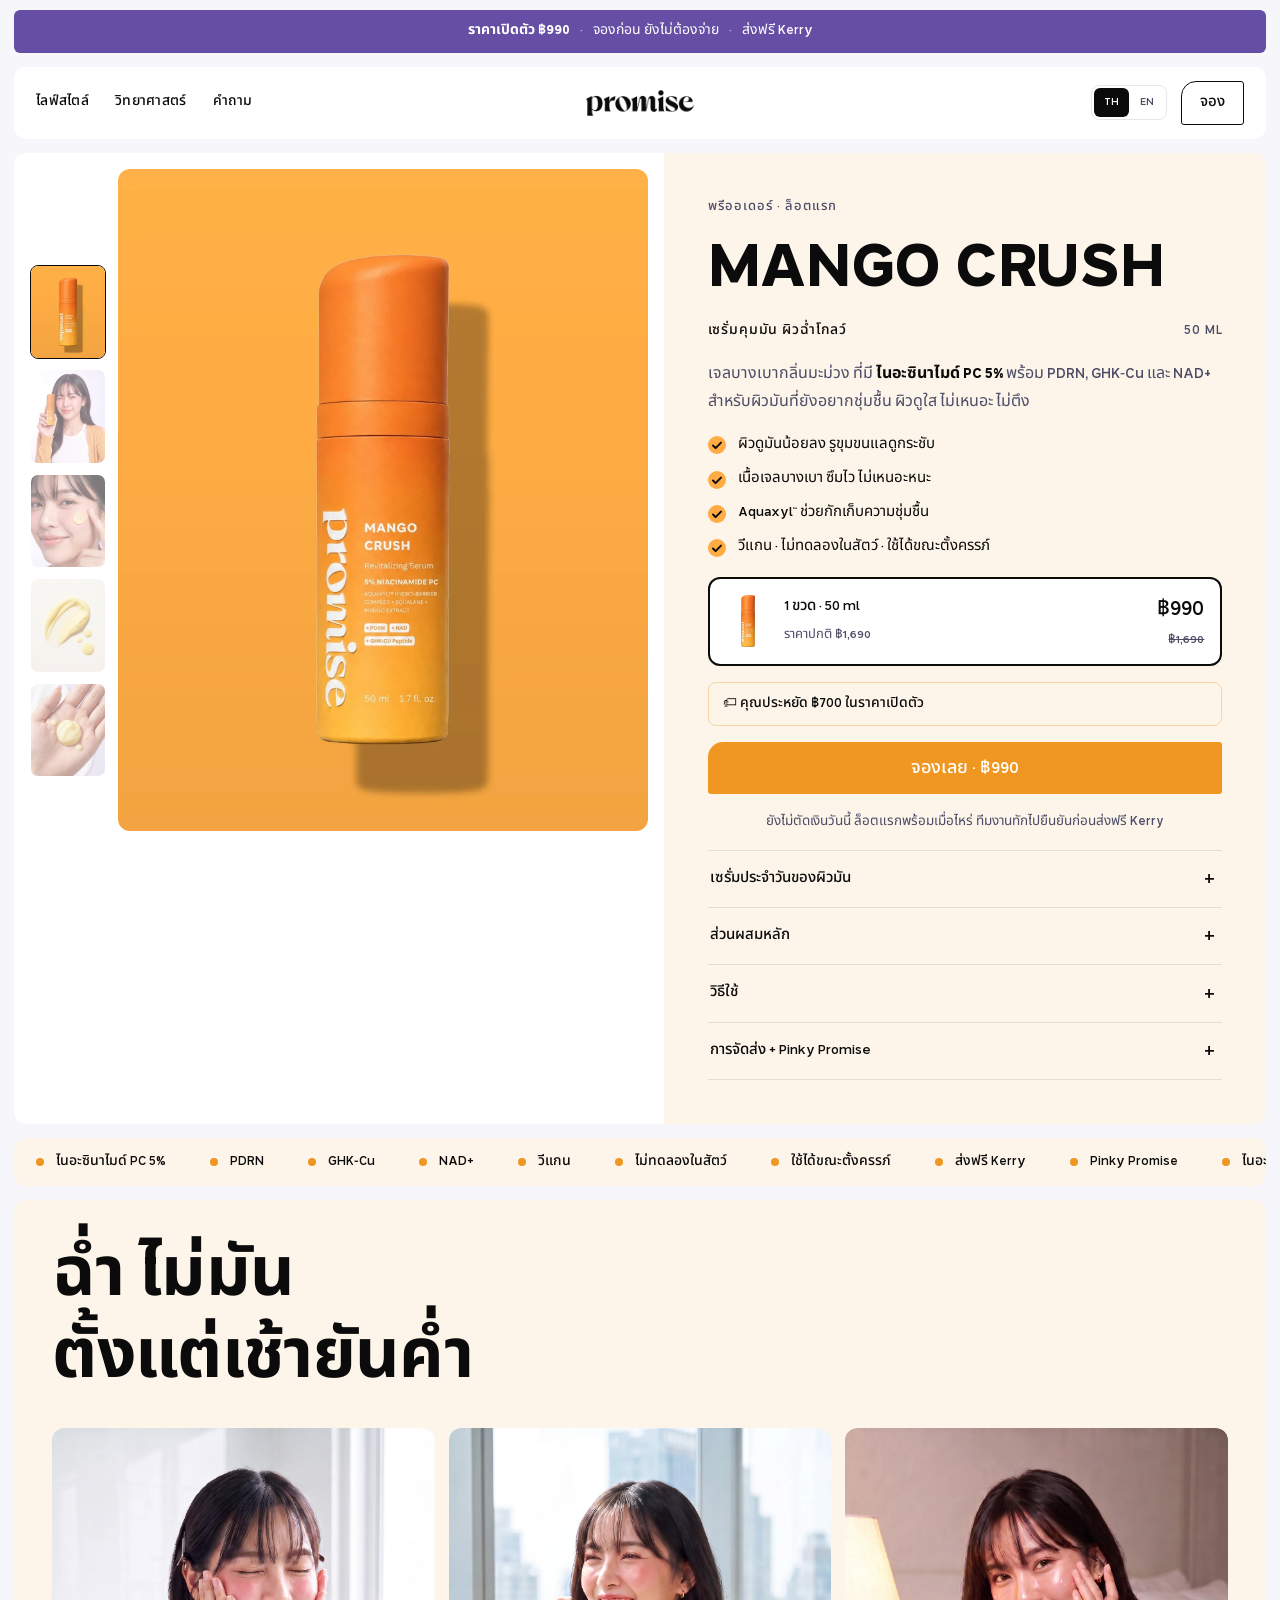
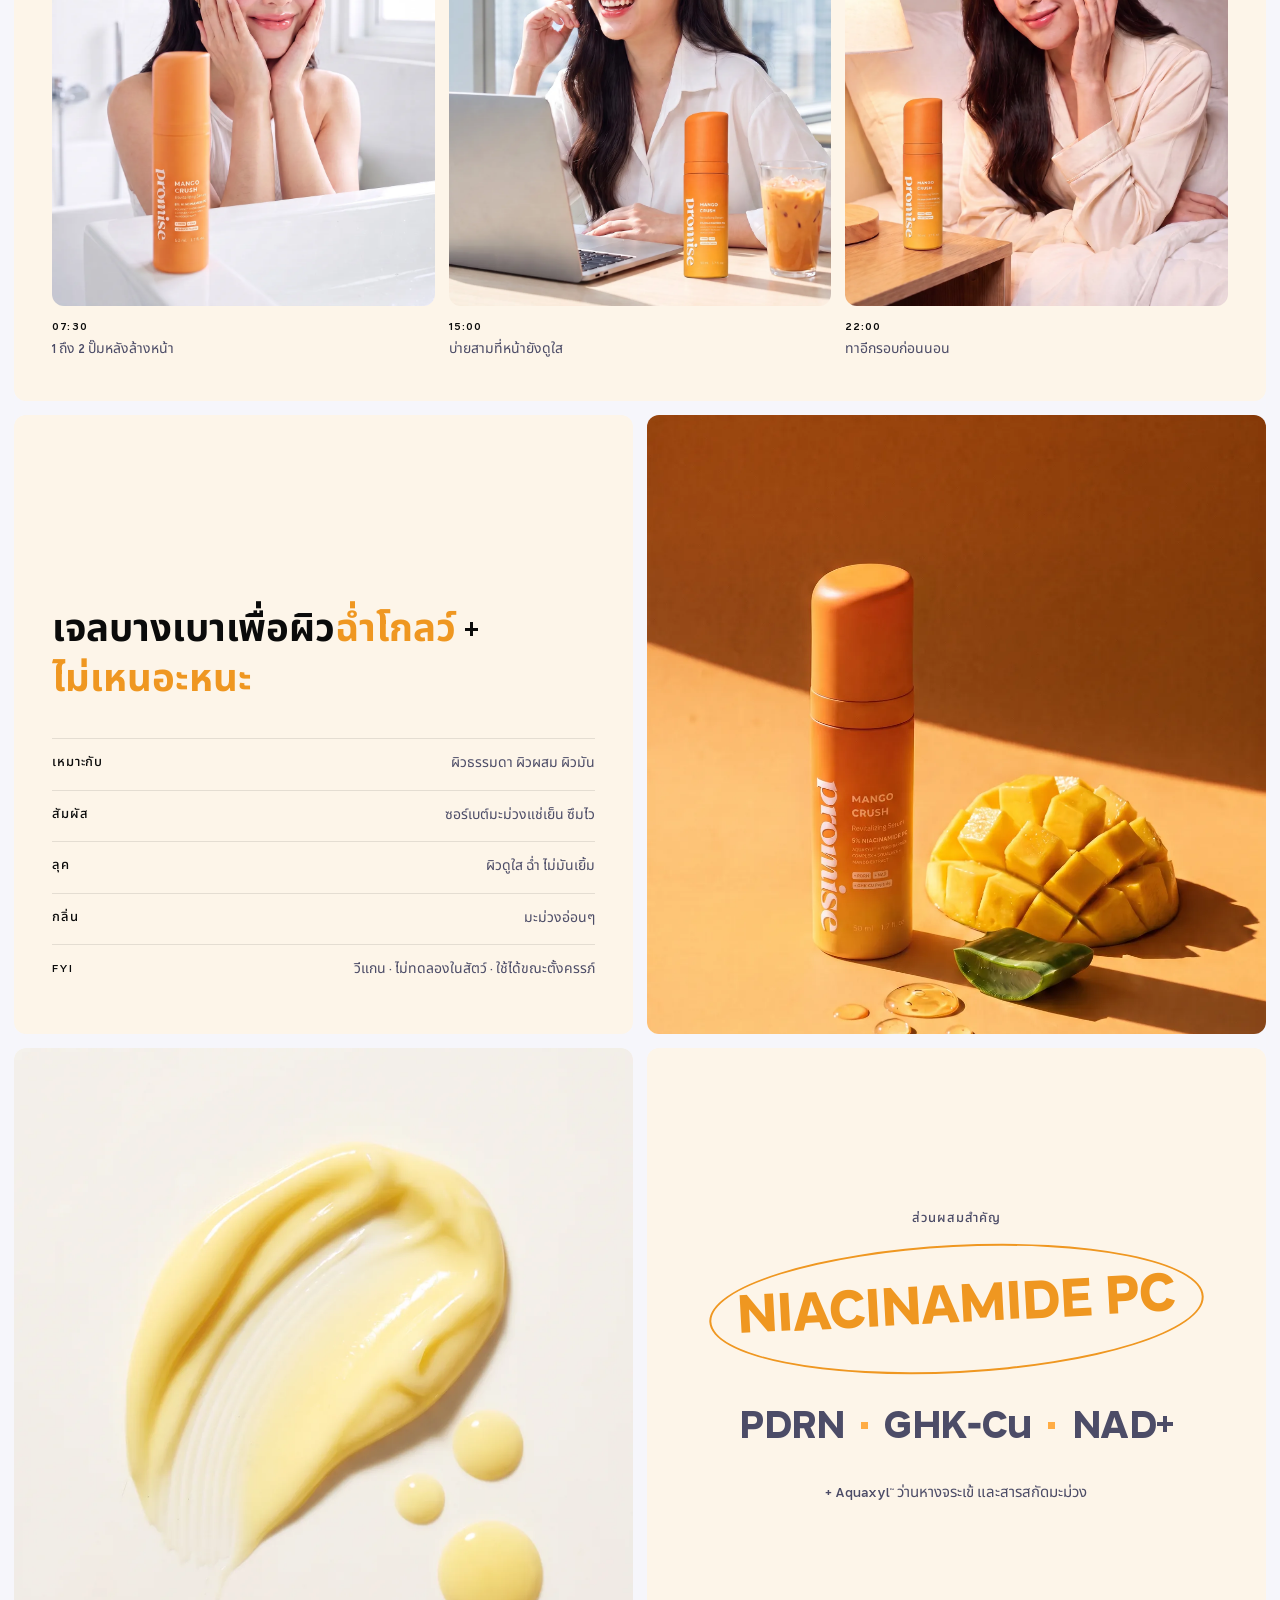
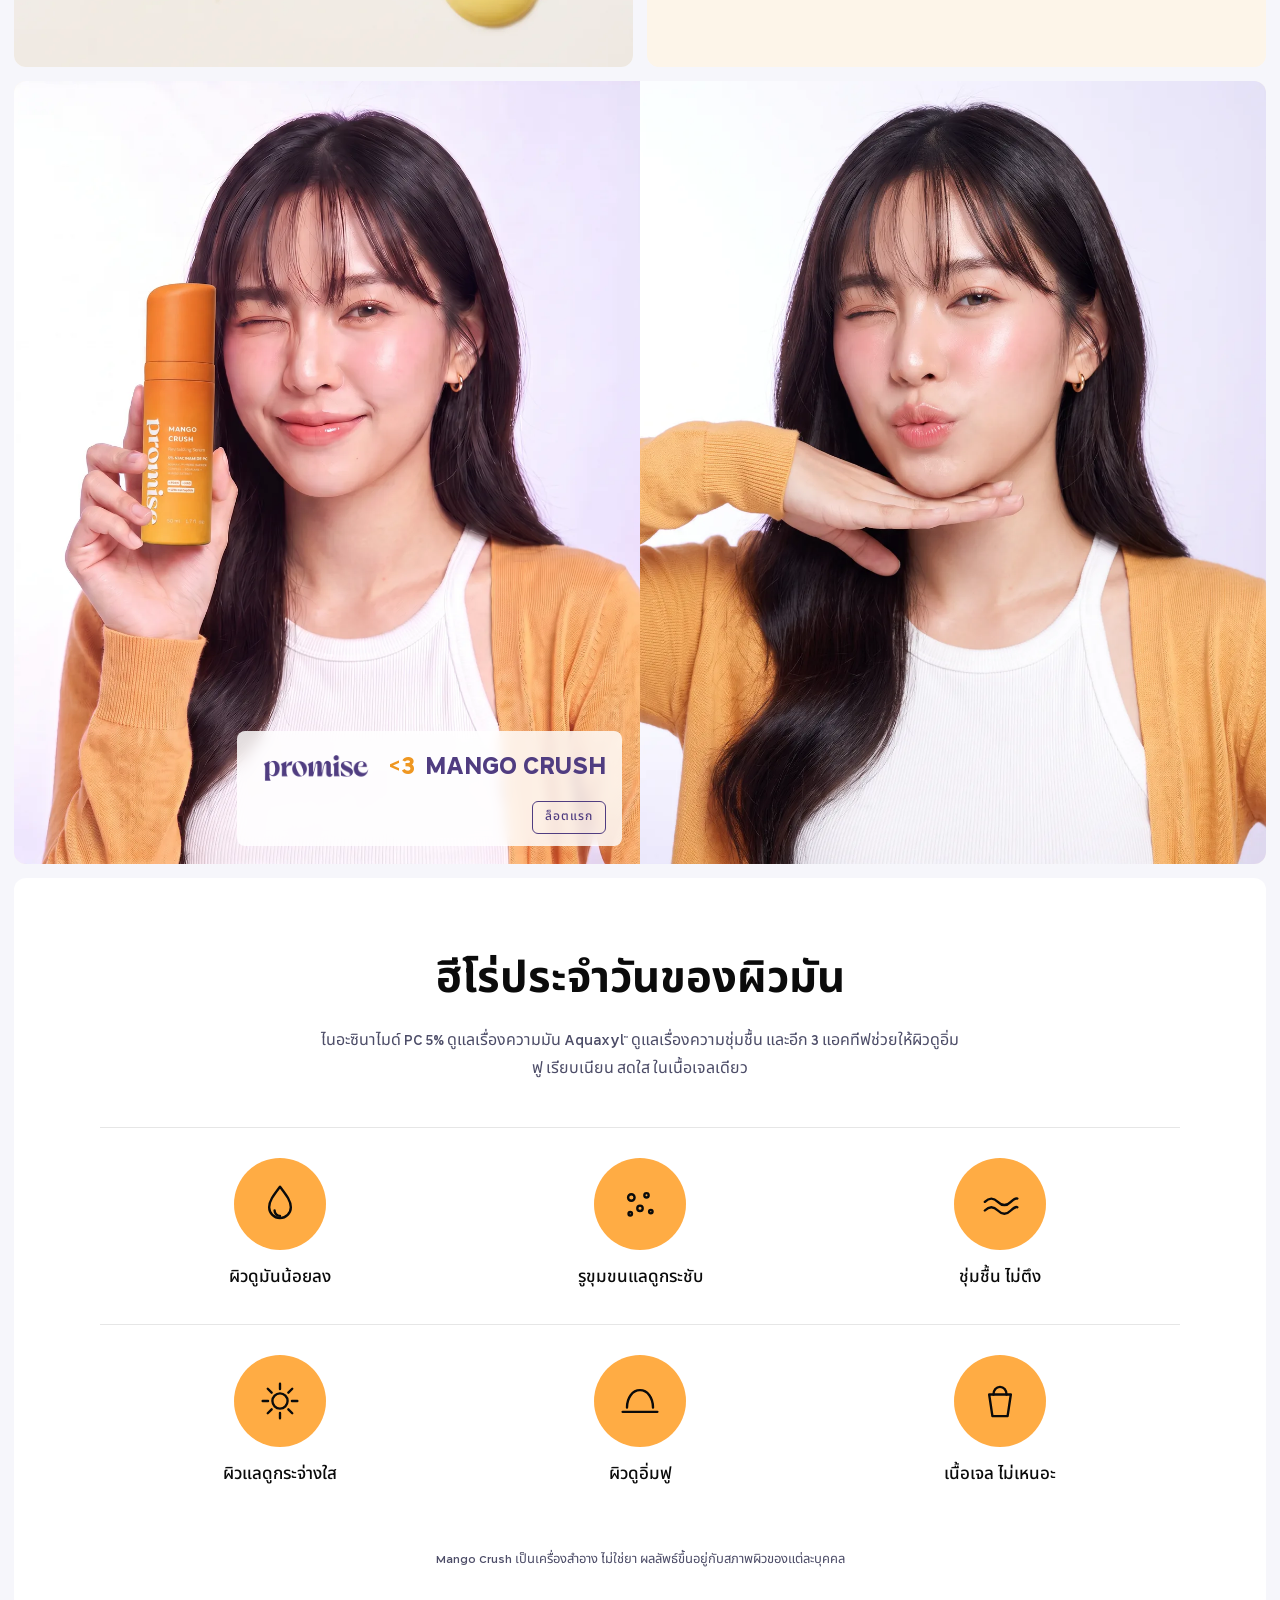
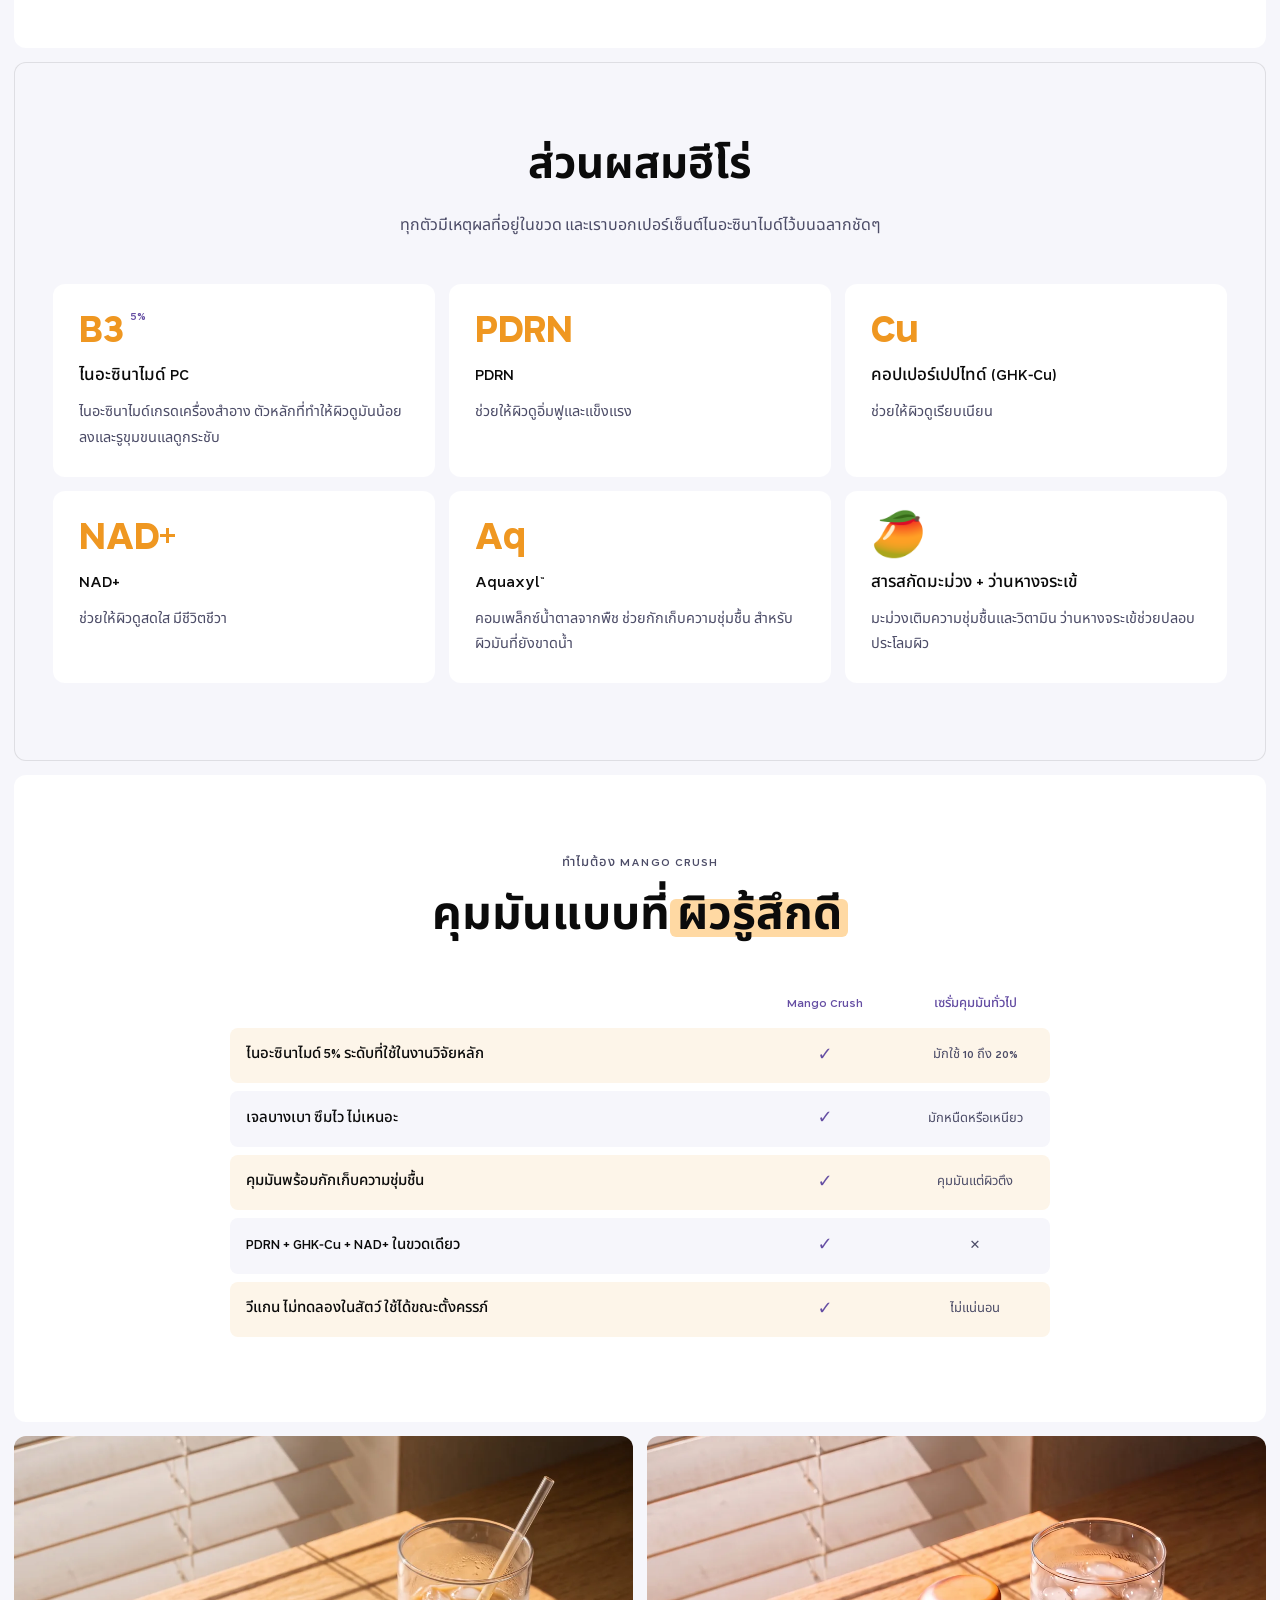
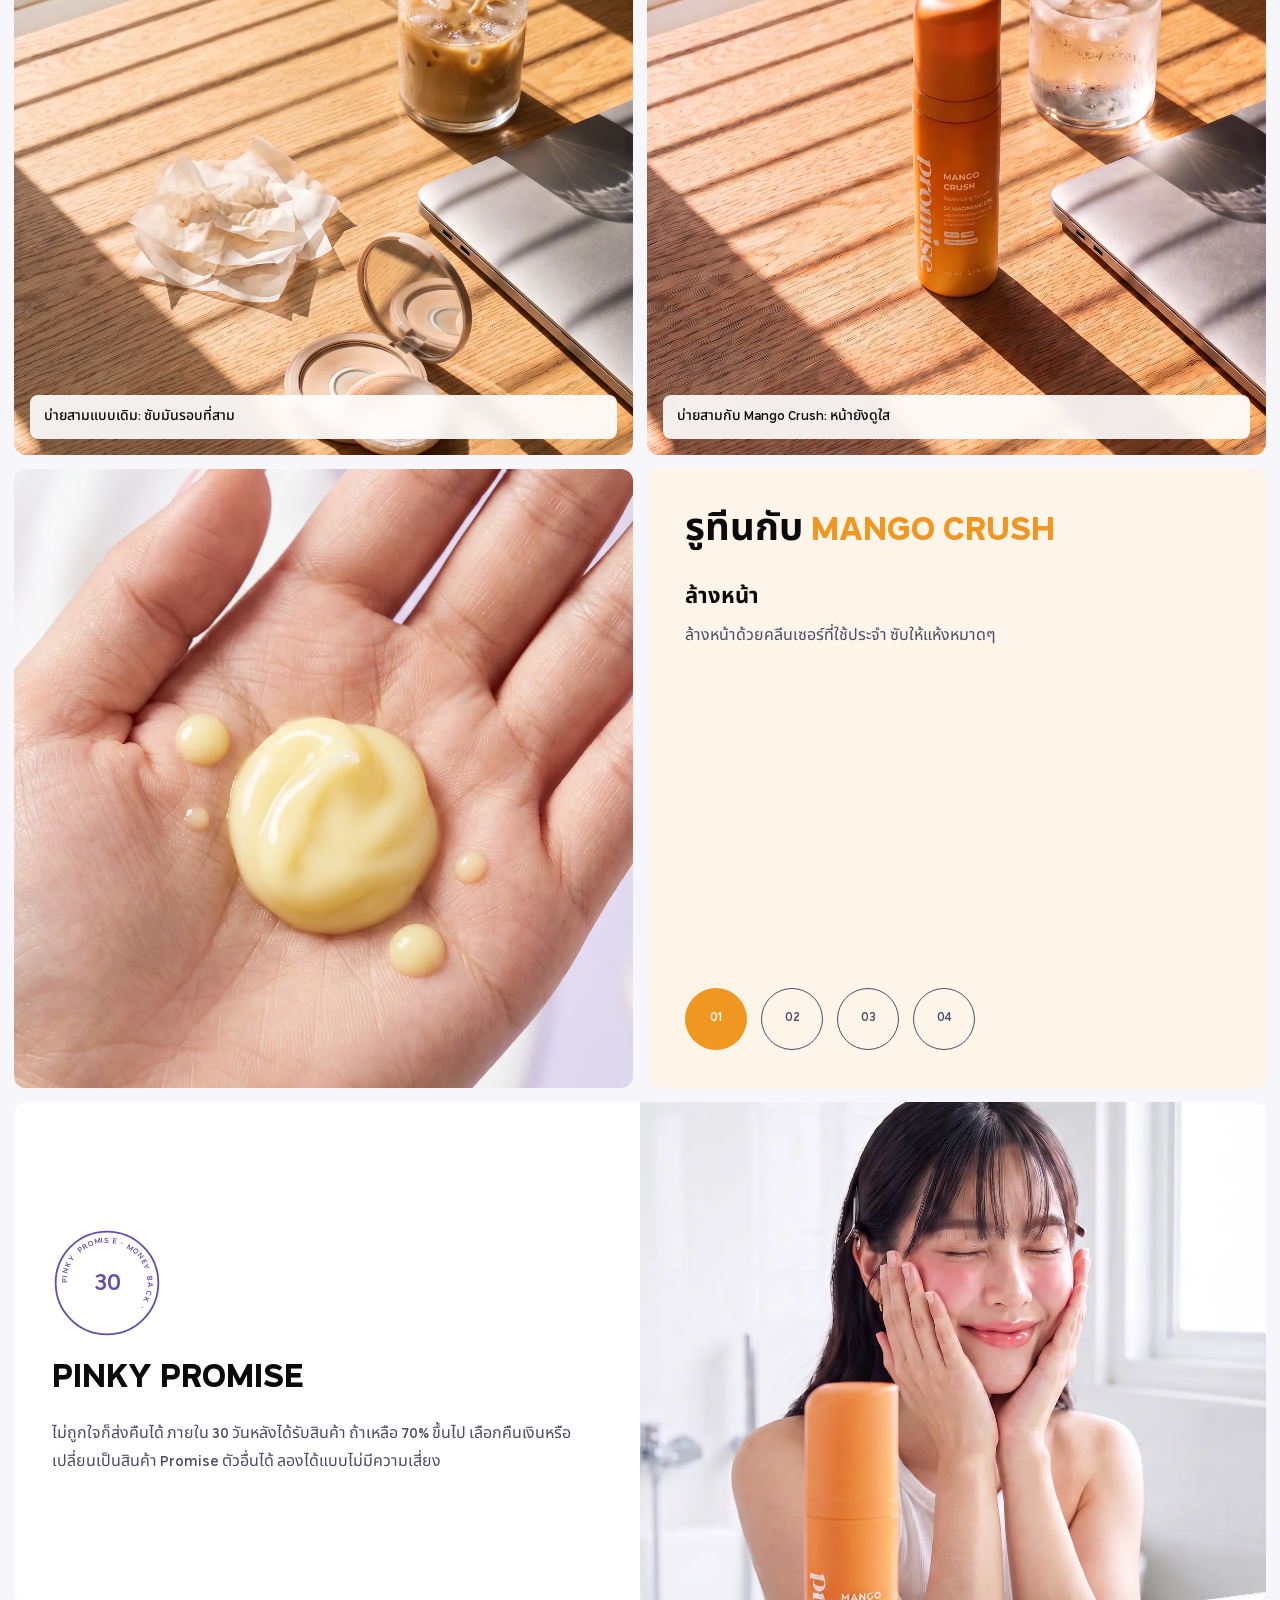
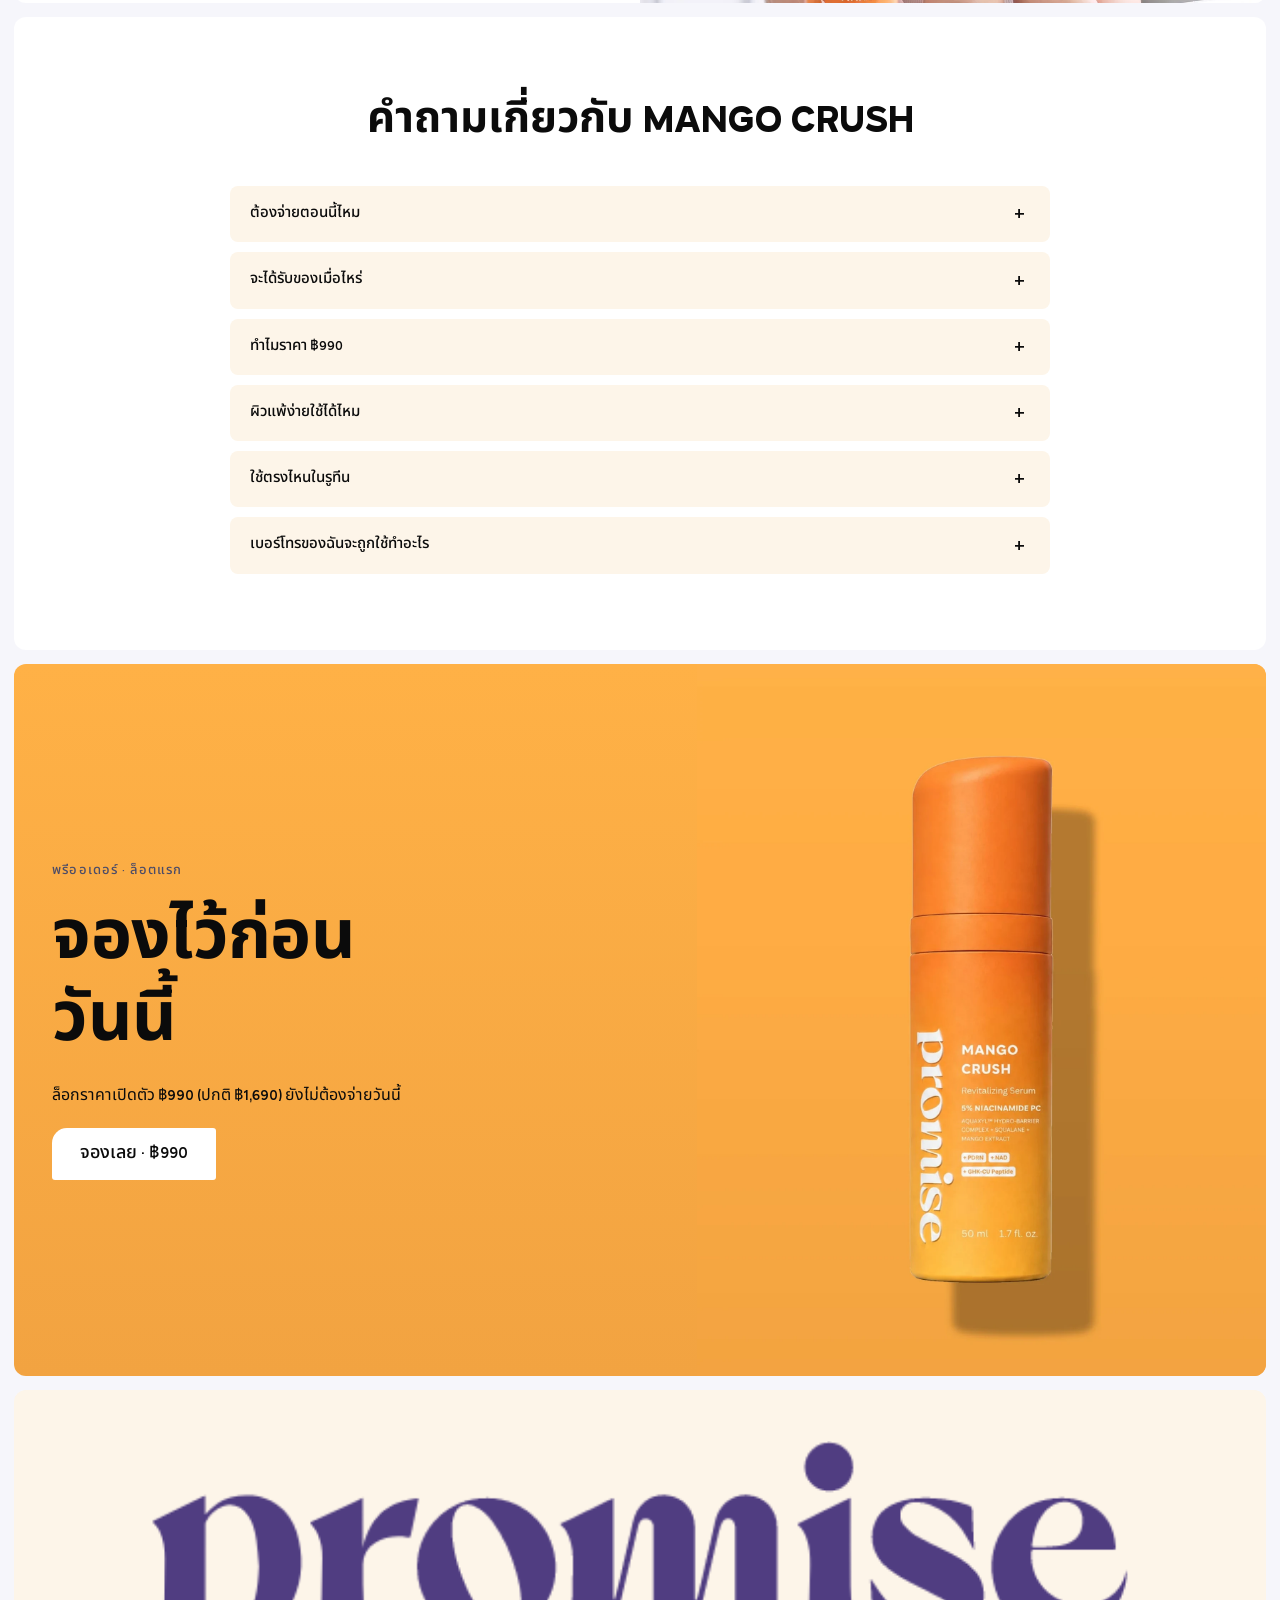
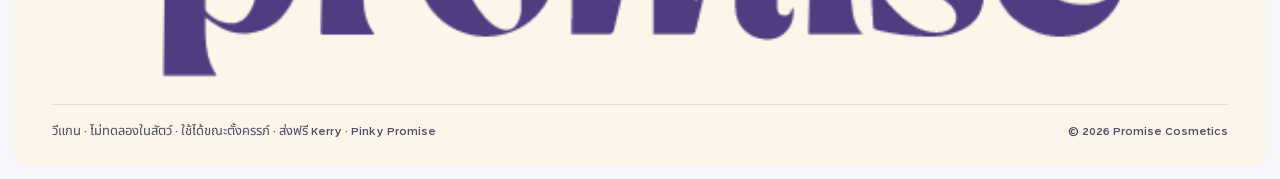
<file: o4/index.html>
<!doctype html>
<html lang="th" data-lang="th">
<head>
<meta charset="utf-8">
<meta name="viewport" content="width=device-width, initial-scale=1">
<title>Mango Crush · <t-th>จองราคาเปิดตัว ฿990</t-th><t-en>Reserve at the ฿990 launch price</t-en> | promise</title>
<meta name="description" content="Mango Crush: 5% niacinamide PC + PDRN, GHK-Cu, NAD+. Light mango gel serum for oily skin. Launch price ฿990.">
<link rel="icon" href="../shared/favicon.png">
<link rel="preload" href="../shared/fonts/NotoSansThai.ttf" as="font" type="font/ttf" crossorigin>
<link rel="preload" href="../shared/fonts/RagSans-14-Bold.woff2" as="font" type="font/woff2" crossorigin>
<link rel="preload" href="img/packshot.webp" as="image" fetchpriority="high">
<link rel="stylesheet" href="../shared/style.css">
<!-- Meta pixel (Pixel 2.0, Promise TH). Off in QA (?test=1). -->
<script>
if (!/[?&]test=1/.test(location.search)) {
!function(f,b,e,v,n,t,s){if(f.fbq)return;n=f.fbq=function(){n.callMethod?n.callMethod.apply(n,arguments):n.queue.push(arguments)};if(!f._fbq)f._fbq=n;n.push=n;n.loaded=!0;n.version='2.0';n.queue=[];t=b.createElement(e);t.async=!0;t.src=v;s=b.getElementsByTagName(e)[0];s.parentNode.insertBefore(t,s)}(window,document,'script','https://connect.facebook.net/en_US/fbevents.js');
fbq('init','794210436837527'); fbq('track','PageView'); fbq('track','ViewContent',{content_name:'Mango Crush',content_ids:['mango-crush-o4b'],content_type:'product',value:990,currency:'THB'});
}
</script>

</head>
<body data-page="o4b">
<a class="skip" href="#buy"><t-th>ข้ามไปที่การจอง</t-th><t-en>Skip to reserve</t-en></a>

<!-- promo strip -->
<div class="strip">
  <p><b><t-th>ราคาเปิดตัว ฿990</t-th><t-en>Launch price ฿990</t-en></b><i>·</i><t-th>จองก่อน ยังไม่ต้องจ่าย</t-th><t-en>Reserve now, pay nothing yet</t-en><i>·</i><t-th>ส่งฟรี Kerry</t-th><t-en>Free Kerry shipping</t-en></p>
</div>

<!-- header -->
<header class="head">
  <nav class="head__nav" aria-label="<t-th>หัวข้อ</t-th><t-en>Sections</t-en>">
    <a href="#life"><t-th>ไลฟ์สไตล์</t-th><t-en>Lifestyle</t-en></a><a href="#science"><t-th>วิทยาศาสตร์</t-th><t-en>Science</t-en></a><a href="#faq"><t-th>คำถาม</t-th><t-en>FAQ</t-en></a>
  </nav>
  <a class="head__logo" href="#top" aria-label="promise"><img src="../shared/promise-ink.png" alt="promise" width="596" height="120"></a>
  <div class="head__right">
    <div class="lang" role="group" aria-label="Language">
      <button type="button" data-set-lang="th" aria-pressed="true">TH</button><button type="button" data-set-lang="en" aria-pressed="false">EN</button>
    </div>
    <button type="button" class="head__cta" data-open-reserve data-cta="header"><t-th>จอง</t-th><t-en>Reserve</t-en></button>
  </div>
</header>

<main id="top">

<!-- 1 · BUY (Rhode gallery + Salvida buy box) -->
<section class="buy card" id="buy" data-reveal>
  <div class="gal">
    <div class="gal__thumbs" role="list">
      <button type="button" class="thumb is-on" role="listitem" data-src="img/packshot.webp" aria-label="Packshot"><img src="img/t-packshot.webp" alt="" width="240" height="300"></button>
      <button type="button" class="thumb" role="listitem" data-src="img/life.webp" aria-label="Model"><img src="img/t-life.webp" alt="" width="240" height="298"></button>
      <button type="button" class="thumb" role="listitem" data-src="img/cheek.webp" aria-label="Gel on skin"><img src="img/t-cheek.webp" alt="" width="240" height="300"></button>
      <button type="button" class="thumb" role="listitem" data-src="img/texture.webp" aria-label="Texture"><img src="img/t-texture.webp" alt="" width="240" height="298"></button>
      <button type="button" class="thumb" role="listitem" data-src="img/palm.webp" aria-label="Gel in palm"><img src="img/t-palm.webp" alt="" width="240" height="298"></button>
    </div>
    <div class="gal__main"><img id="gal-main" src="img/packshot.webp" alt="Mango Crush Revitalizing Serum 50 ml" width="1600" height="2000"></div>
  </div>

  <div class="box">
    <p class="eyebrow"><t-th><t-nw>พรีออเดอร์</t-nw> · ล็อตแรก</t-th><t-en>Pre-order · first batch</t-en></p>
    <h1 class="name">mango crush</h1>
    <p class="kicker"><t-th>เซรั่มคุมมัน ผิว<t-nw>ฉ่ำโกลว์</t-nw></t-th><t-en>The oil-control glow serum</t-en><span>50&nbsp;ml</span></p>
    <p class="lede"><t-th>เจลบางเบากลิ่นมะม่วง ที่มี <b><t-nw>ไนอะซินาไมด์</t-nw> PC 5%</b> พร้อม PDRN, GHK-Cu และ NAD+ สำหรับ<t-nw>ผิวมัน</t-nw>ที่ยังอยากชุ่มชื้น ผิวดูใส ไม่เหนอะ ไม่ตึง</t-th><t-en>A light mango-scented gel with <b>5% niacinamide PC</b>, plus PDRN, GHK-Cu and NAD+, for oily skin that still wants moisture. Clear-looking, never sticky, never tight.</t-en></p>
    <ul class="checks">
      <li><t-th>ผิวดูมันน้อยลง <t-nw>รูขุมขน</t-nw>แลดูกระชับ</t-th><t-en>Less shine, tighter-looking pores</t-en></li>
      <li><t-th>เนื้อเจลบางเบา ซึมไว <t-nw>ไม่<t-nw>เหนอะหนะ</t-nw></t-nw></t-th><t-en>Light gel that sinks in fast, never sticky</t-en></li>
      <li><t-th>Aquaxyl™ ช่วยกักเก็บ<t-nw>ความชุ่มชื้น</t-nw></t-th><t-en>Aquaxyl™ helps skin hold on to moisture</t-en></li>
      <li><t-th>วีแกน · ไม่ทดลองในสัตว์ · ใช้ได้ขณะ<t-nw>ตั้งครรภ์</t-nw></t-th><t-en>Vegan · cruelty-free · pregnancy-safe</t-en></li>
    </ul>

    <div class="opt" aria-label="<t-th>ตัวเลือก</t-th><t-en>Option</t-en>">
      <img src="img/bottle-sm.png" alt="" width="109" height="400">
      <div><b><t-th>1 ขวด · 50 ml</t-th><t-en>1 bottle · 50 ml</t-en></b><span><t-th>ราคาปกติ ฿1,690</t-th><t-en>Regular price ฿1,690</t-en></span></div>
      <p class="opt__price"><b>฿990</b><s>฿1,690</s></p>
    </div>
    <p class="save"><t-th>คุณประหยัด ฿700 ในราคาเปิดตัว</t-th><t-en>You're saving ฿700 on the launch price</t-en></p>
    <button type="button" class="btn" data-open-reserve data-cta="buybox"><t-th>จองเลย · ฿990</t-th><t-en>Reserve · ฿990</t-en></button>
    <p class="after"><t-th>ยังไม่ตัดเงินวันนี้ ล็อตแรกพร้อมเมื่อไหร่ ทีมงานทักไปยืนยันก่อนส่งฟรี Kerry</t-th><t-en>Nothing is charged today. When the first batch is ready, we message you to confirm, then ship free with Kerry.</t-en></p>

    <div class="acc">
      <details><summary><t-th>เซรั่มประจำวันของ<t-nw>ผิวมัน</t-nw></t-th><t-en>The everyday oil-control serum</t-en></summary>
        <p><t-th>เซรั่มเจล<t-nw>ไนอะซินาไมด์</t-nw> 5% กลิ่นมะม่วง ผสม PDRN, <t-nw>คอปเปอร์เปปไทด์</t-nw> (GHK-Cu) และ NAD+ ใช้ได้ทั้งเช้าและเย็น และใช้เป็น<t-nw>ไพรเมอร์</t-nw>ก่อนแต่งหน้าได้</t-th><t-en>A 5% niacinamide mango gel with PDRN, copper peptide (GHK-Cu) and NAD+. Use it morning and night, and as a primer before makeup.</t-en></p></details>
      <details><summary><t-th>ส่วนผสมหลัก</t-th><t-en>Key ingredients</t-en></summary>
        <p><t-th><t-nw>ไนอะซินาไมด์</t-nw> PC 5%, PDRN, <t-nw>คอปเปอร์เปปไทด์</t-nw> (GHK-Cu), NAD+, Aquaxyl™, <t-nw>ว่านหางจระเข้</t-nw>, <t-nw>สารสกัดมะม่วง</t-nw></t-th><t-en>5% niacinamide PC, PDRN, copper peptide (GHK-Cu), NAD+, Aquaxyl™, aloe vera, mango extract.</t-en></p></details>
      <details><summary><t-th>วิธีใช้</t-th><t-en>How to use</t-en></summary>
        <p><t-th>หลังล้างหน้า ก่อน<t-nw>มอยส์เจอไรเซอร์</t-nw> กด 1 ถึง 2 ปั๊มลงฝ่ามือ แล้วกดเบาๆ ให้ทั่วหน้า เช้าและเย็น ตอนเช้าตามด้วย<t-nw>กันแดด</t-nw></t-th><t-en>After cleansing and before moisturiser, press 1 to 2 pumps into your palm and press gently over the face. Morning and night; follow with sunscreen in the morning.</t-en></p></details>
      <details><summary><t-th>การจัดส่ง + Pinky Promise</t-th><t-en>Shipping + Pinky Promise</t-en></summary>
        <p><t-th>ส่งฟรี Kerry Express ทั่วประเทศ Pinky Promise: ภายใน 30 วันหลังได้รับสินค้า ถ้าเหลือ 70% ขึ้นไป เลือกคืนเงินหรือเปลี่ยนเป็นสินค้าอื่นได้</t-th><t-en>Free Kerry Express nationwide. Pinky Promise: within 30 days of receiving it, with 70% or more left, choose a refund or a swap for another product.</t-en></p></details>
    </div>
  </div>
</section>

<!-- trust marquee (Salvida) -->
<div class="marquee" aria-hidden="true"><div class="marquee__track">
  <span><t-th><t-nw>ไนอะซินาไมด์</t-nw> PC 5%</t-th><t-en>5% niacinamide PC</t-en></span><span>PDRN</span><span>GHK-Cu</span><span>NAD+</span><span><t-th>วีแกน</t-th><t-en>Vegan</t-en></span><span><t-th>ไม่ทดลองในสัตว์</t-th><t-en>Cruelty-free</t-en></span><span><t-th>ใช้ได้ขณะ<t-nw>ตั้งครรภ์</t-nw></t-th><t-en>Pregnancy-safe</t-en></span><span><t-th>ส่งฟรี Kerry</t-th><t-en>Free Kerry</t-en></span><span>Pinky Promise</span>
  <span><t-th><t-nw>ไนอะซินาไมด์</t-nw> PC 5%</t-th><t-en>5% niacinamide PC</t-en></span><span>PDRN</span><span>GHK-Cu</span><span>NAD+</span><span><t-th>วีแกน</t-th><t-en>Vegan</t-en></span><span><t-th>ไม่ทดลองในสัตว์</t-th><t-en>Cruelty-free</t-en></span><span><t-th>ใช้ได้ขณะ<t-nw>ตั้งครรภ์</t-nw></t-th><t-en>Pregnancy-safe</t-en></span><span><t-th>ส่งฟรี Kerry</t-th><t-en>Free Kerry</t-en></span><span>Pinky Promise</span>
</div></div>

<!-- ============ LIFESTYLE (Rhode) ============ -->

<!-- 2 · a day of glow: image row -->
<section class="card row" id="life" data-reveal>
  <h2 class="big"><t-th>ฉ่ำ ไม่มัน<br>ตั้งแต่เช้ายันค่ำ</t-th><t-en>glow, not grease.<br>from 7am to 10pm.</t-en></h2>
  <div class="row__scroll">
    <figure><img src="img/morning.webp" alt="" loading="lazy" width="1200" height="1490"><figcaption><b>07:30</b><t-th>1 ถึง 2 ปั๊มหลังล้างหน้า</t-th><t-en>1 to 2 pumps after cleansing</t-en></figcaption></figure>
    <figure><img src="img/noon.webp" alt="" loading="lazy" width="1200" height="1490"><figcaption><b>15:00</b><t-th>บ่ายสามที่หน้ายังดูใส</t-th><t-en>A 3pm face that still looks clear</t-en></figcaption></figure>
    <figure><img src="img/night.webp" alt="" loading="lazy" width="1200" height="1490"><figcaption><b>22:00</b><t-th>ทาอีกรอบก่อนนอน</t-th><t-en>Once more before bed</t-en></figcaption></figure>
  </div>
</section>

<!-- 3 · spec card + still life (Rhode bento) -->
<section class="bento" data-reveal>
  <div class="card spec">
    <h2 class="mid"><t-th>เจลบางเบาเพื่อผิว<b><t-nw>ฉ่ำโกลว์</t-nw></b> + <b><t-nw>ไม่<t-nw>เหนอะหนะ</t-nw></t-nw></b></t-th><t-en>A light gel for a <b>GLOWY</b> look + <b>NON-STICKY</b> skin.</t-en></h2>
    <dl>
      <div><dt><t-th>เหมาะกับ</t-th><t-en>Good for</t-en></dt><dd><t-th>ผิวธรรมดา ผิวผสม <t-nw>ผิวมัน</t-nw></t-th><t-en>Normal, combination, oily skin</t-en></dd></div>
      <div><dt><t-th>สัมผัส</t-th><t-en>Feels like</t-en></dt><dd><t-th><t-nw>ซอร์เบต์มะม่วง</t-nw>แช่เย็น ซึมไว</t-th><t-en>A chilled mango sorbet that sinks in fast</t-en></dd></div>
      <div><dt><t-th>ลุค</t-th><t-en>Looks like</t-en></dt><dd><t-th>ผิวดูใส ฉ่ำ ไม่มันเยิ้ม</t-th><t-en>Clear, dewy, never greasy</t-en></dd></div>
      <div><dt><t-th>กลิ่น</t-th><t-en>Smells like</t-en></dt><dd><t-th>มะม่วงอ่อนๆ</t-th><t-en>Soft fresh mango</t-en></dd></div>
      <div><dt>FYI</dt><dd><t-th>วีแกน · ไม่ทดลองในสัตว์ · ใช้ได้ขณะ<t-nw>ตั้งครรภ์</t-nw></t-th><t-en>Vegan · cruelty-free · pregnancy-safe</t-en></dd></div>
    </dl>
  </div>
  <figure class="card ph"><img src="img/ingredients.webp" alt="" loading="lazy" width="1200" height="1490"></figure>
</section>

<!-- 4 · made with (Rhode bento) -->
<section class="bento bento--flip" data-reveal>
  <figure class="card ph"><img src="img/texture.webp" alt="" loading="lazy" width="1200" height="1490"></figure>
  <div class="card made">
    <p class="eyebrow"><t-th>ส่วนผสมสำคัญ</t-th><t-en>Made with</t-en></p>
    <p class="made__hero"><span>niacinamide PC</span></p>
    <p class="made__list">PDRN<i>·</i>GHK-Cu<i>·</i>NAD+</p>
    <p class="made__sub"><t-th>+ Aquaxyl™ <t-nw>ว่านหางจระเข้</t-nw> และ<t-nw>สารสกัดมะม่วง</t-nw></t-th><t-en>+ Aquaxyl™, aloe vera and mango extract</t-en></p>
  </div>
</section>

<!-- 5 · campaign (Rhode) -->
<section class="card camp" data-reveal>
  <img class="camp__a" src="img/life.webp" alt="" loading="lazy" width="1200" height="1490">
  <img class="camp__b" src="img/face.webp" alt="" loading="lazy" width="1200" height="1490">
  <div class="camp__tag"><p><img src="../shared/promise-deep.png" alt="promise" width="596" height="120"> <span>&lt;3</span> mango crush</p><em><t-th>ล็อตแรก</t-th><t-en>First batch</t-en></em></div>
</section>

<!-- ============ SCIENCE (Salvida) ============ -->

<!-- 6 · everyday hero: 6 benefits -->
<section class="sci" id="science" data-reveal>
  <h2 class="sci__h"><t-th>ฮีโร่ประจำวันของ<t-nw>ผิวมัน</t-nw></t-th><t-en>Your everyday hero for oily skin.</t-en></h2>
  <p class="sci__p"><t-th><t-nw>ไนอะซินาไมด์</t-nw> PC 5% ดูแลเรื่อง<t-nw>ความมัน</t-nw> Aquaxyl™ ดูแลเรื่อง<t-nw>ความชุ่มชื้น</t-nw> และอีก 3 <t-nw>แอคทีฟ</t-nw>ช่วยให้ผิวดูอิ่มฟู เรียบเนียน สดใส ในเนื้อเจลเดียว</t-th><t-en>5% niacinamide PC takes care of oil, Aquaxyl™ takes care of moisture, and three more actives help skin look plump, smooth and bright, all in one light gel.</t-en></p>
  <ul class="ben">
    <li><svg viewBox="0 0 48 48" aria-hidden="true"><path d="M24 8c6 8 10 13 10 19a10 10 0 0 1-20 0c0-6 4-11 10-19z"/><path d="M19 30a5 5 0 0 0 5 5"/></svg><b><t-th>ผิวดูมันน้อยลง</t-th><t-en>Less shine</t-en></b></li>
    <li><svg viewBox="0 0 48 48" aria-hidden="true"><circle cx="16" cy="18" r="3"/><circle cx="30" cy="16" r="2"/><circle cx="24" cy="28" r="2.5"/><circle cx="34" cy="31" r="1.6"/><circle cx="15" cy="33" r="1.6"/></svg><b><t-th><t-nw>รูขุมขน</t-nw>แลดูกระชับ</t-th><t-en>Tighter-looking pores</t-en></b></li>
    <li><svg viewBox="0 0 48 48" aria-hidden="true"><path d="M10 30c4-4 8-4 12 0s8 4 12 0 6-3 6-3"/><path d="M10 22c4-4 8-4 12 0s8 4 12 0 6-3 6-3"/></svg><b><t-th>ชุ่มชื้น ไม่ตึง</t-th><t-en>Hydrated, not tight</t-en></b></li>
    <li><svg viewBox="0 0 48 48" aria-hidden="true"><circle cx="24" cy="24" r="7"/><path d="M24 8v5M24 35v5M8 24h5M35 24h5M12.7 12.7l3.6 3.6M31.7 31.7l3.6 3.6M12.7 35.3l3.6-3.6M31.7 16.3l3.6-3.6"/></svg><b><t-th>ผิวแลดู<t-nw>กระจ่างใส</t-nw></t-th><t-en>Brighter-looking skin</t-en></b></li>
    <li><svg viewBox="0 0 48 48" aria-hidden="true"><path d="M12 30c0-9 5-16 12-16s12 7 12 16"/><path d="M8 34h32"/></svg><b><t-th>ผิวดูอิ่มฟู</t-th><t-en>Plumper-looking skin</t-en></b></li>
    <li><svg viewBox="0 0 48 48" aria-hidden="true"><path d="M14 18h20l-3 20H17z"/><path d="M18 18c0-4 2.5-7 6-7s6 3 6 7"/></svg><b><t-th>เนื้อเจล ไม่เหนอะ</t-th><t-en>Light, non-sticky gel</t-en></b></li>
  </ul>
  <p class="fine"><t-th>Mango Crush เป็น<t-nw>เครื่องสำอาง</t-nw> ไม่ใช่ยา ผลลัพธ์ขึ้นอยู่กับสภาพผิวของแต่ละบุคคล</t-th><t-en>Mango Crush is a cosmetic, not a medicine. Results depend on each person's skin.</t-en></p>
</section>

<!-- 7 · hero ingredients -->
<section class="ing" data-reveal>
  <h2 class="sci__h"><t-th>ส่วนผสมฮีโร่</t-th><t-en>Hero ingredients</t-en></h2>
  <p class="sci__p"><t-th>ทุกตัวมีเหตุผลที่อยู่ในขวด และเราบอกเปอร์เซ็นต์<t-nw>ไนอะซินาไมด์</t-nw>ไว้บนฉลากชัดๆ</t-th><t-en>Every one has a reason to be in the bottle, and the niacinamide percentage is right on the label.</t-en></p>
  <div class="ing__grid">
    <article><p class="ing__mark">B3<sup>5%</sup></p><h3><t-th><t-nw>ไนอะซินาไมด์</t-nw> PC</t-th><t-en>Niacinamide PC</t-en></h3><p><t-th><t-nw>ไนอะซินาไมด์</t-nw>เกรด<t-nw>เครื่องสำอาง</t-nw> ตัวหลักที่ทำให้ผิวดูมันน้อยลงและ<t-nw>รูขุมขน</t-nw>แลดูกระชับ</t-th><t-en>A cosmetic grade of vitamin B3, the main reason oil looks under control and pores look tighter.</t-en></p></article>
    <article><p class="ing__mark">PDRN</p><h3>PDRN</h3><p><t-th>ช่วยให้ผิวดูอิ่มฟูและแข็งแรง</t-th><t-en>Helps skin look plump and strong.</t-en></p></article>
    <article><p class="ing__mark">Cu</p><h3><t-th><t-nw>คอปเปอร์เปปไทด์</t-nw> (GHK-Cu)</t-th><t-en>Copper peptide (GHK-Cu)</t-en></h3><p><t-th>ช่วยให้ผิวดูเรียบเนียน</t-th><t-en>Helps skin look smooth.</t-en></p></article>
    <article><p class="ing__mark">NAD+</p><h3>NAD+</h3><p><t-th>ช่วยให้ผิวดูสดใส มีชีวิตชีวา</t-th><t-en>Helps skin look bright and lively.</t-en></p></article>
    <article><p class="ing__mark">Aq</p><h3>Aquaxyl™</h3><p><t-th><t-nw>คอมเพล็กซ์</t-nw>น้ำตาลจากพืช ช่วยกักเก็บ<t-nw>ความชุ่มชื้น</t-nw> สำหรับ<t-nw>ผิวมัน</t-nw>ที่ยังขาดน้ำ</t-th><t-en>A plant-sugar complex that helps skin hold on to water, for oily skin that is still thirsty.</t-en></p></article>
    <article><p class="ing__mark">🥭</p><h3><t-th><t-nw>สารสกัดมะม่วง</t-nw> + <t-nw>ว่านหางจระเข้</t-nw></t-th><t-en>Mango extract + aloe vera</t-en></h3><p><t-th>มะม่วงเติม<t-nw>ความชุ่มชื้น</t-nw>และวิตามิน <t-nw>ว่านหางจระเข้</t-nw>ช่วยปลอบประโลมผิว</t-th><t-en>Mango adds moisture and vitamins; aloe vera soothes.</t-en></p></article>
  </div>
</section>

<!-- 9 · us vs them (Salvida) -->
<section class="vs" data-reveal>
  <p class="eyebrow"><t-th>ทำไมต้อง Mango Crush</t-th><t-en>Why Mango Crush</t-en></p>
  <h2 class="vs__h"><t-th>คุมมันแบบที่<mark>ผิวรู้สึกดี</mark></t-th><t-en>Oil control that actually <mark>feels good</mark> on your skin.</t-en></h2>
  <table>
    <thead><tr><th></th><th>Mango Crush</th><th><t-th>เซรั่มคุมมันทั่วไป</t-th><t-en>Typical oil-control serum</t-en></th></tr></thead>
    <tbody>
      <tr><td><t-th><t-nw>ไนอะซินาไมด์</t-nw> 5% ระดับที่ใช้ในงานวิจัยหลัก</t-th><t-en>5% niacinamide, the level used in key studies</t-en></td><td class="y">✓</td><td class="n"><t-th>มักใช้ 10 ถึง 20%</t-th><t-en>Often 10 to 20%</t-en></td></tr>
      <tr><td><t-th>เจลบางเบา ซึมไว ไม่เหนอะ</t-th><t-en>Light gel, sinks in fast, not sticky</t-en></td><td class="y">✓</td><td class="n"><t-th>มักหนืดหรือเหนียว</t-th><t-en>Often thick or tacky</t-en></td></tr>
      <tr><td><t-th>คุมมันพร้อมกักเก็บ<t-nw>ความชุ่มชื้น</t-nw></t-th><t-en>Controls oil and holds moisture</t-en></td><td class="y">✓</td><td class="n"><t-th>คุมมันแต่ผิวตึง</t-th><t-en>Oil control, tight skin</t-en></td></tr>
      <tr><td><t-th>PDRN + GHK-Cu + NAD+ ในขวดเดียว</t-th><t-en>PDRN + GHK-Cu + NAD+ in one bottle</t-en></td><td class="y">✓</td><td class="n">✕</td></tr>
      <tr><td><t-th>วีแกน ไม่ทดลองในสัตว์ ใช้ได้ขณะ<t-nw>ตั้งครรภ์</t-nw></t-th><t-en>Vegan, cruelty-free, pregnancy-safe</t-en></td><td class="y">✓</td><td class="n"><t-th>ไม่แน่นอน</t-th><t-en>Not always</t-en></td></tr>
    </tbody>
  </table>
</section>

<!-- 10 · judge it at 3pm -->
<section class="bento" id="at3pm" data-reveal>
  <figure class="card ph cap"><img src="img/desk_before.webp" alt="" loading="lazy" width="1200" height="1490"><figcaption><t-th>บ่ายสามแบบเดิม: ซับมันรอบที่สาม</t-th><t-en>The usual 3pm: blotting for the third time</t-en></figcaption></figure>
  <figure class="card ph cap"><img src="img/desk_after.webp" alt="" loading="lazy" width="1200" height="1490"><figcaption><t-th>บ่ายสามกับ Mango Crush: หน้ายังดูใส</t-th><t-en>3pm with Mango Crush: still looking clear</t-en></figcaption></figure>
</section>

<!-- 11 · routine (Rhode "get ready with") -->
<section class="bento" id="routine" data-reveal>
  <figure class="card ph"><img src="img/palm.webp" alt="" loading="lazy" width="1200" height="1490"></figure>
  <div class="card steps">
    <h2 class="mid"><t-th>รูทีนกับ <b>mango crush</b></t-th><t-en>get ready with <b>mango crush</b></t-en></h2>
    <div class="steps__panel" data-step-panel="1"><p class="steps__t"><t-th>ล้างหน้า</t-th><t-en>Cleanse</t-en></p><p><t-th>ล้างหน้าด้วย<t-nw>คลีนเซอร์</t-nw>ที่ใช้ประจำ ซับให้แห้งหมาดๆ</t-th><t-en>Wash with your usual cleanser and pat almost dry.</t-en></p></div>
    <div class="steps__panel" data-step-panel="2" hidden><p class="steps__t">Mango Crush</p><p><t-th>กด 1 ถึง 2 ปั๊มลงฝ่ามือ แล้วกดเบาๆ ให้ทั่วหน้า</t-th><t-en>Press 1 to 2 pumps into your palm and press gently over the face.</t-en></p></div>
    <div class="steps__panel" data-step-panel="3" hidden><p class="steps__t"><t-th><t-nw>มอยส์เจอไรเซอร์</t-nw></t-th><t-en>Moisturiser</t-en></p><p><t-th>ตามด้วย<t-nw>มอยส์เจอไรเซอร์</t-nw>ตัวโปรด เจลซึมไวจึงไม่เป็นขุย</t-th><t-en>Follow with your favourite moisturiser. The gel sinks in fast, so nothing pills.</t-en></p></div>
    <div class="steps__panel" data-step-panel="4" hidden><p class="steps__t"><t-th><t-nw>กันแดด</t-nw> (ตอนเช้า)</t-th><t-en>Sunscreen (AM)</t-en></p><p><t-th>ตอนเช้าจบด้วย<t-nw>กันแดด</t-nw>ทุกครั้ง แล้วแต่งหน้าต่อได้เลย</t-th><t-en>Always finish with sunscreen in the morning, then makeup goes straight on.</t-en></p></div>
    <div class="steps__nums" role="group" aria-label="<t-th>ขั้นตอน</t-th><t-en>Steps</t-en>">
      <button type="button" data-step="1" aria-pressed="true">01</button><button type="button" data-step="2" aria-pressed="false">02</button><button type="button" data-step="3" aria-pressed="false">03</button><button type="button" data-step="4" aria-pressed="false">04</button>
    </div>
  </div>
</section>

<!-- 12 · Pinky Promise (Salvida guarantee) -->
<section class="card pinky" data-reveal>
  <div class="pinky__text">
    <svg class="stamp" viewBox="0 0 120 120" aria-hidden="true"><defs><path id="c" d="M60 60m-44 0a44 44 0 1 1 88 0a44 44 0 1 1-88 0"/></defs><circle cx="60" cy="60" r="56" fill="none"/><text><textPath href="#c">PINKY PROMISE · MONEY BACK · </textPath></text><text x="60" y="68" text-anchor="middle" class="stamp__n">30</text></svg>
    <h2 class="mid">Pinky Promise</h2>
    <p><t-th>ไม่ถูกใจก็ส่งคืนได้ ภายใน 30 วันหลังได้รับสินค้า ถ้าเหลือ 70% ขึ้นไป เลือกคืนเงินหรือเปลี่ยนเป็นสินค้า Promise ตัวอื่นได้ ลองได้แบบไม่มีความเสี่ยง</t-th><t-en>Don't love it? Send it back. Within 30 days of receiving it, with 70% or more left, choose a refund or a swap for another Promise product. Try it without the risk.</t-en></p>
  </div>
  <figure class="ph"><img src="img/morning.webp" alt="" loading="lazy" width="1200" height="1490"></figure>
</section>

<!-- 13 · FAQ -->
<section class="faq" id="faq" data-reveal>
  <h2 class="sci__h"><t-th>คำถามเกี่ยวกับ Mango Crush</t-th><t-en>Your Mango Crush questions, answered.</t-en></h2>
  <div class="acc">
    <details><summary><t-th>ต้องจ่ายตอนนี้ไหม</t-th><t-en>Do I pay now?</t-en></summary><p><t-th>ไม่ต้องค่ะ การจองคือล็อกราคาเปิดตัว ฿990 ไว้ ทีมงานจะทักไปยืนยันก่อนส่ง และยกเลิกได้ตลอด</t-th><t-en>No. Reserving locks in the ฿990 launch price. Our team messages you to confirm before shipping, and you can cancel any time.</t-en></p></details>
    <details><summary><t-th>จะได้รับของเมื่อไหร่</t-th><t-en>When will I get it?</t-en></summary><p><t-th>ล็อตแรกกำลังเตรียม เมื่อพร้อม คนที่จองไว้จะได้รับการติดต่อก่อน พร้อมวันจัดส่ง</t-th><t-en>The first batch is being prepared. When it's ready, people who reserved are contacted first, with the delivery date.</t-en></p></details>
    <details><summary><t-th>ทำไมราคา ฿990</t-th><t-en>Why ฿990?</t-en></summary><p><t-th>เป็นราคาเปิดตัวเฉพาะล็อตแรก (ราคาปกติ ฿1,690) สำหรับ 4 <t-nw>แอคทีฟ</t-nw>ในขวดเดียว</t-th><t-en>A first-batch launch price only (regular ฿1,690), for four actives in one bottle.</t-en></p></details>
    <details><summary><t-th>ผิวแพ้ง่ายใช้ได้ไหม</t-th><t-en>Can sensitive skin use it?</t-en></summary><p><t-th>บำรุงผิวบอบบางที่มีแนวโน้มระคายเคืองง่ายได้ แต่ผิวแต่ละคนต่างกัน ควรทดสอบที่ผิวบริเวณเล็กๆ ก่อนใช้ทั้งหน้า</t-th><t-en>It's made for delicate skin too, but every skin is different. Patch test a small area before using it on your whole face.</t-en></p></details>
    <details><summary><t-th>ใช้ตรงไหนในรูทีน</t-th><t-en>Where does it go in my routine?</t-en></summary><p><t-th>หลังล้างหน้า ก่อน<t-nw>มอยส์เจอไรเซอร์</t-nw> ตอนเช้าจบด้วย<t-nw>กันแดด</t-nw></t-th><t-en>After cleansing, before moisturiser. In the morning, finish with sunscreen.</t-en></p></details>
    <details><summary><t-th>เบอร์โทรของฉันจะถูกใช้ทำอะไร</t-th><t-en>What happens to my number?</t-en></summary><p><t-th>ใช้ติดต่อเรื่องการจองนี้เท่านั้น ไม่มีสแปม</t-th><t-en>Only to contact you about this reservation. No spam.</t-en></p></details>
  </div>
</section>

<!-- 14 · reserve close -->
<section class="card close" id="start" data-reveal>
  <div>
    <p class="eyebrow"><t-th><t-nw>พรีออเดอร์</t-nw> · ล็อตแรก</t-th><t-en>Pre-order · first batch</t-en></p>
    <h2 class="big"><t-th>จองไว้ก่อน<br>วันนี้</t-th><t-en>reserve<br>yours today.</t-en></h2>
    <p><t-th>ล็อกราคาเปิดตัว ฿990 (ปกติ ฿1,690) ยังไม่ต้องจ่ายวันนี้</t-th><t-en>Lock in the ฿990 launch price (regular ฿1,690). Nothing to pay today.</t-en></p>
    <button type="button" class="btn btn--light" data-open-reserve data-cta="close"><t-th>จองเลย · ฿990</t-th><t-en>Reserve · ฿990</t-en></button>
  </div>
  <img src="img/packshot.webp" alt="" loading="lazy" width="1600" height="2000">
</section>

</main>

<!-- footer (Rhode giant wordmark) -->
<footer class="foot">
  <img class="foot__mark" src="../shared/promise-deep.png" alt="promise" width="596" height="120">
  <div class="foot__row">
    <p><t-th>วีแกน · ไม่ทดลองในสัตว์ · ใช้ได้ขณะ<t-nw>ตั้งครรภ์</t-nw> · ส่งฟรี Kerry · Pinky Promise</t-th><t-en>Vegan · cruelty-free · pregnancy-safe · free Kerry · Pinky Promise</t-en></p>
    <p>© 2026 Promise Cosmetics</p>
  </div>
</footer>

<!-- sticky buy bar (Rhode) -->
<div class="sticky" aria-hidden="true">
  <img src="img/bottle-sm.png" alt="" width="109" height="400">
  <p><b>Mango Crush</b><span>฿990 <s>฿1,690</s></span></p>
  <button type="button" class="btn" data-open-reserve data-cta="sticky" tabindex="-1"><t-th>จองเลย</t-th><t-en>Reserve</t-en></button>
</div>

<!-- reserve drawer (same form + backend as v3) -->
<div class="drawer" id="reserve" hidden>
  <div class="drawer__bg" data-close-reserve></div>
  <aside class="drawer__panel" role="dialog" aria-modal="true" aria-labelledby="dr-title">
    <div class="drawer__head"><h2 id="dr-title"><t-th>จองสิทธิ์ล็อตแรก</t-th><t-en>Reserve the first batch</t-en></h2><button type="button" class="x" data-close-reserve aria-label="Close">×</button></div>
    <div class="drawer__item"><img src="img/bottle-sm.png" alt="" width="109" height="400"><p><b>Mango Crush · 50 ml</b><span>฿990 <s>฿1,690</s></span></p></div>
    <form class="form" novalidate>
      <label><t-th>ชื่อ</t-th><t-en>Name</t-en><input name="name" autocomplete="name" data-ph-th="ชื่อของคุณ" data-ph-en="Your name"></label>
      <label><t-th>เบอร์โทร</t-th><t-en>Phone</t-en><input name="phone" type="tel" inputmode="tel" autocomplete="tel" data-ph-th="08x xxx xxxx" data-ph-en="08x xxx xxxx"></label>
      <label><t-th>LINE ID (ไม่บังคับ)</t-th><t-en>LINE ID (optional)</t-en><input name="line" data-ph-th="ไม่บังคับ" data-ph-en="Optional"></label>
      <label class="chk"><input type="checkbox" name="consent"> <span><t-th>ยินยอมให้ทีม Promise ติดต่อกลับเรื่องการจองนี้</t-th><t-en>I agree that the Promise team may contact me about this reservation</t-en></span></label>
      <button type="submit" class="btn"><t-th>ยืนยันการจอง · ฿990</t-th><t-en>Confirm reservation · ฿990</t-en></button>
      <p class="form__note"><t-th>ยังไม่ตัดเงิน ยกเลิกได้ตลอด</t-th><t-en>Nothing charged, cancel any time</t-en></p>
      <p class="form__msg" role="status" aria-live="polite"></p>
    </form>
    <div class="done" hidden><p class="done__big">🥭</p><p class="done__msg"></p></div>
  </aside>
</div>

<script src="../shared/app.js" defer></script>
</body>
</html>
</file>
<file: shared/style.css>
/* Mango Crush product page v4: Rhode's lifestyle bento (rounded cards on warm white, big UPPERCASE name,
   spec card, "made with", campaign, routine steps, giant wordmark) + Salvida's science and
   conversion blocks (checks, savings bar, accordions, trust marquee, benefit icons, hero ingredients,
   us-vs-them table, guarantee, FAQ). Promise brand: Promise Purple = brand chrome, mango = stage + product actions.
   Brand-checked 2026-10-17 against promise-cosmetics.co.il: Rag Sans, UPPERCASE EN display, leaf-corner accent buttons. */
/* Brand font = Rag Sans 1.4, exactly as promise-cosmetics.co.il serves it (300 Light, 400/500 Medium, 700 Bold).
   It has no Thai glyphs (or ฿), so Thai falls through to Noto Sans Thai. */
@font-face { font-family: "Rag Sans"; src: url("fonts/RagSans-14-Light.woff2") format("woff2"); font-weight: 300; font-display: swap; }
@font-face { font-family: "Rag Sans"; src: url("fonts/RagSans-14-Medium.woff2") format("woff2"); font-weight: 400 500; font-display: swap; }
@font-face { font-family: "Rag Sans"; src: url("fonts/RagSans-14-Bold.woff2") format("woff2"); font-weight: 600 900; font-display: swap; }
/* Rag Sans draws "-" long, like a dash; take the plain hyphen from Noto instead */
@font-face { font-family: "Hy"; src: url("fonts/NotoSansThai.ttf") format("truetype"); font-weight: 100 900; unicode-range: U+002D; font-display: swap; }
@font-face { font-family: "Noto Sans Thai"; src: url("fonts/NotoSansThai.ttf") format("truetype"); font-weight: 100 900; font-display: swap; }

:root {
  --bg: #F6F6FB; --card: #FDF5E9; --white: #fff;
  --ink: #0B0B0B; --slate: #4C4C67; --line: rgba(11,11,11,.1);
  --purple: #654EA3; --deep: #503D81; --mango: #FFAC44; --mango-d: #EF9721; --mango-h: #D9861A;
  --r: 12px; --leaf: 15px 3px 3px; --gap: 14px; --pad: clamp(18px, 3vw, 40px);
  --f: "Hy", "Rag Sans", "Noto Sans Thai", system-ui, sans-serif;
}
* { box-sizing: border-box; margin: 0; padding: 0; }
html { scroll-behavior: smooth; -webkit-text-size-adjust: 100%; }
body { background: var(--bg); color: var(--ink); font: 300 16px/1.6 var(--f); -webkit-font-smoothing: antialiased; }
img { display: block; max-width: 100%; height: auto; }
button { font: inherit; color: inherit; background: none; border: 0; cursor: pointer; }
a { color: inherit; }
html[data-lang="th"] t-en, html[data-lang="en"] t-th { display: none; }
t-nw { white-space: nowrap; }
[hidden] { display: none !important; }   /* author display rules (e.g. .form grid) must not resurrect hidden things */
html[data-lang="th"] body { line-height: 1.75; font-weight: 400; }
.skip { position: absolute; left: -999px; } .skip:focus { left: 12px; top: 12px; z-index: 99; background: #fff; padding: 8px 12px; border-radius: 8px; }
:focus-visible { outline: 2px solid var(--purple); outline-offset: 3px; }

/* ---------- strip + header ---------- */
.strip { background: var(--purple); color: #fff; text-align: center; font-size: 14px; font-weight: 400; padding: 9px 16px; margin: 10px var(--gap) 0; border-radius: 6px; }
.strip i { font-style: normal; opacity: .6; margin: 0 10px; }
.head { position: sticky; top: 0; z-index: 30; display: grid; grid-template-columns: 1fr auto 1fr; align-items: center;
  margin: var(--gap) var(--gap) 0; padding: 14px 22px; background: rgba(255,255,255,.94); backdrop-filter: blur(8px); border-radius: var(--r); }
.head__nav { display: flex; gap: 26px; font-size: 14px; font-weight: 500; letter-spacing: .02em; text-transform: uppercase; }
.head__nav a { text-decoration: none; }
.head__logo img { height: 26px; width: auto; }
.head__right { display: flex; justify-content: flex-end; align-items: center; gap: 14px; }
.lang { display: flex; border: 1px solid var(--line); border-radius: 8px; padding: 2px; }
.lang button { font-size: 12px; font-weight: 500; padding: 4px 10px; border-radius: 6px; color: var(--slate); }
.head__cta { font-size: 15px; font-weight: 500; text-transform: uppercase; padding: 8px 18px; border-radius: var(--leaf); border: 1.5px solid var(--ink); background: #fff; }
.head__cta:hover { background: var(--card); }

main { padding: var(--gap); display: grid; gap: var(--gap); }
.card { background: var(--card); border-radius: var(--r); overflow: hidden; }
.eyebrow { font-size: 13px; font-weight: 500; letter-spacing: .08em; text-transform: uppercase; color: var(--slate); }
.big { font-weight: 700; text-transform: uppercase; letter-spacing: -.015em; line-height: 1; font-size: clamp(36px, 5.6vw, 82px); }
html[data-lang="th"] .big { letter-spacing: -.01em; line-height: 1.18; font-size: clamp(36px, 5.4vw, 78px); }
.mid { font-weight: 700; text-transform: uppercase; letter-spacing: -.01em; line-height: 1.08; font-size: clamp(26px, 3.2vw, 44px); }
html[data-lang="th"] .mid { letter-spacing: 0; line-height: 1.3; font-size: clamp(26px, 3vw, 40px); }
.mid b, .big b { color: var(--mango-d); font-weight: 700; }
.fine { font-size: 13px; color: var(--slate); }

/* ---------- buy (Rhode gallery + Salvida box) ---------- */
.buy { display: grid; grid-template-columns: 1.08fr 1fr; gap: 0; overflow: clip; }   /* clip, not hidden: keeps the gallery sticky */
.gal { display: grid; grid-template-columns: 76px 1fr; gap: 12px; padding: 16px; background: var(--white); align-items: start; }
@media (min-width: 861px) { .gal__thumbs, .gal__main { position: sticky; top: 96px; } }
.gal__thumbs { display: flex; flex-direction: column; gap: 10px; }
.thumb { border-radius: 8px; overflow: hidden; opacity: .55; border: 1.5px solid transparent; }
.thumb.is-on { opacity: 1; border-color: var(--ink); }
.thumb img { aspect-ratio: 4/5; object-fit: cover; width: 100%; }
.gal__main { border-radius: 12px; overflow: hidden; background: var(--mango); }
.gal__main img { width: 100%; aspect-ratio: 4/5; object-fit: cover; }
.box { padding: clamp(24px, 3.4vw, 52px); display: flex; flex-direction: column; gap: 16px; }
.name { font-weight: 700; text-transform: uppercase; letter-spacing: .01em; line-height: .95; font-size: clamp(46px, 5.6vw, 82px); color: var(--ink); }
.kicker { display: flex; justify-content: space-between; gap: 12px; font-size: 14px; font-weight: 500; letter-spacing: .06em; text-transform: uppercase; }
.kicker span { color: var(--slate); }
.lede { color: var(--slate); font-size: 16px; }
.lede b { color: var(--ink); }
.checks { list-style: none; display: grid; gap: 8px; font-size: 15px; }
.checks li { position: relative; padding-left: 30px; }
.checks li::before { content: ""; position: absolute; left: 0; top: .32em; width: 18px; height: 18px; border-radius: 50%;
  background: var(--mango) url("data:image/svg+xml,%3Csvg xmlns='http://www.w3.org/2000/svg' viewBox='0 0 18 18'%3E%3Cpath d='M5 9.5l2.6 2.6L13 6.6' fill='none' stroke='%230B0B0B' stroke-width='2' stroke-linecap='round' stroke-linejoin='round'/%3E%3C/svg%3E") center/18px no-repeat; }
.opt { display: grid; grid-template-columns: 44px 1fr auto; align-items: center; gap: 14px; padding: 12px 16px;
  border: 2px solid var(--ink); border-radius: var(--r); background: var(--white); position: relative; }
.opt img { height: 52px; width: auto; justify-self: center; }
.opt b { display: block; font-size: 15px; font-weight: 500; } .opt span { font-size: 13px; color: var(--slate); }
.opt__price { text-align: right; } .opt__price b { font-size: 22px; font-weight: 500; } .opt__price s { display: block; font-size: 13px; color: var(--slate); }
.save { background: var(--card); border: 1px solid #F6D6A4; border-radius: 8px; padding: 9px 14px; font-size: 14px; font-weight: 500; }
.save::before { content: "🏷 "; }
.btn { display: inline-flex; justify-content: center; align-items: center; min-height: 52px; padding: 0 28px; border-radius: var(--leaf);
  background: var(--mango-d); color: #fff; font-weight: 500; font-size: 18px; text-transform: uppercase; width: 100%; transition: background .2s, transform .1s; }
.btn:hover { background: var(--mango-h); }
.btn--light { background: #fff; color: var(--ink); width: auto; } .btn--light:hover { background: var(--card); }
.after { font-size: 13.5px; color: var(--slate); text-align: center; }
.acc { border-top: 1px solid var(--line); }
.acc details { border-bottom: 1px solid var(--line); }
.acc summary { list-style: none; cursor: pointer; display: flex; justify-content: space-between; align-items: center; gap: 16px; padding: 15px 2px; font-weight: 500; font-size: 15px; }
.acc summary::-webkit-details-marker { display: none; }
.acc summary::after { content: "+"; flex: 0 0 22px; height: 22px; display: grid; place-items: center; font-weight: 300; font-size: 26px; line-height: 1; transition: transform .25s; }
.acc details[open]:not(.is-closing) summary::after { transform: rotate(45deg); }
.acc details p { padding: 0 2px 16px; color: var(--slate); font-size: 15px; }

/* ---------- marquee ---------- */
.marquee { overflow: hidden; background: var(--card); border-radius: var(--r); padding: 12px 0; }
.marquee__track { display: flex; gap: 0; width: max-content; animation: mq 38s linear infinite; }
.marquee span { display: inline-flex; align-items: center; gap: 12px; padding: 0 22px; font-size: 14px; font-weight: 500; color: var(--ink); white-space: nowrap; }
.marquee span::before { content: ""; width: 8px; height: 8px; border-radius: 50%; background: var(--mango-d); }
@keyframes mq { to { transform: translateX(-50%); } }

/* ---------- lifestyle row ---------- */
.row { padding: var(--pad); display: grid; gap: 26px; }
.row__scroll { display: grid; grid-auto-flow: column; grid-auto-columns: calc((100% - 2 * 14px) / 3); gap: 14px; overflow-x: auto; scroll-snap-type: x mandatory; }
.row figure { scroll-snap-align: start; }
.row img { border-radius: 12px; aspect-ratio: 4/5; object-fit: cover; width: 100%; }
.row figcaption { margin-top: 10px; font-size: 14px; color: var(--slate); }
.row figcaption b { display: block; color: var(--ink); font-size: 13px; font-weight: 500; letter-spacing: .08em; }

/* ---------- bento ---------- */
.bento { display: grid; grid-template-columns: 1fr 1fr; gap: var(--gap); }
.ph { margin: 0; background: var(--white); }
.ph img { width: 100%; height: 100%; object-fit: cover; aspect-ratio: 4/5; }
.cap { position: relative; }
.cap figcaption { position: absolute; left: 16px; right: 16px; bottom: 16px; background: rgba(255,255,255,.9); backdrop-filter: blur(6px);
  border-radius: 8px; padding: 10px 14px; font-size: 14px; font-weight: 500; }
.spec { padding: var(--pad); display: flex; flex-direction: column; justify-content: flex-end; gap: 30px; }
.spec dl { display: grid; }
.spec dl div { display: grid; grid-template-columns: 130px 1fr; gap: 16px; padding: 13px 0; border-top: 1px solid var(--line); font-size: 14px; }
.spec dt { font-size: 13px; font-weight: 500; letter-spacing: .06em; text-transform: uppercase; }
.spec dd { text-align: right; color: var(--slate); }
.made { display: grid; place-content: center; text-align: center; gap: 14px; padding: var(--pad); }
.made__hero span { display: inline-block; font-weight: 700; text-transform: uppercase; letter-spacing: -.01em; font-size: clamp(38px, 5vw, 70px); color: var(--mango-d);
  padding: 4px 26px 8px; border: 2px solid var(--mango-d); border-radius: 50%; transform: rotate(-3deg); }
.made__list { font-weight: 700; letter-spacing: -.01em; font-size: clamp(30px, 3.6vw, 52px); color: var(--slate); }
.made__list i { font-style: normal; color: var(--mango); margin: 0 .3em; }
.made__sub { font-size: 15px; color: var(--slate); }

/* ---------- campaign ---------- */
.camp { position: relative; display: grid; grid-template-columns: 1fr 1fr; gap: 0; }
.camp img { width: 100%; height: 100%; object-fit: cover; aspect-ratio: 4/5; }
.camp__tag { position: absolute; right: 18px; bottom: 18px; display: grid; gap: 8px; justify-items: end; color: var(--deep); background: rgba(255,255,255,.82); backdrop-filter: blur(6px); padding: 12px 16px; border-radius: 8px; }
.camp__tag p { display: flex; align-items: center; gap: .35em; font-size: clamp(20px, 2.2vw, 30px); font-weight: 700; text-transform: uppercase; }
.camp__tag p img { height: .9em; width: auto; aspect-ratio: auto; object-fit: contain; }
.camp__tag span { color: var(--mango-d); }
.camp__tag em { font-style: normal; font-size: 12px; font-weight: 500; letter-spacing: .08em; text-transform: uppercase; border: 1.5px solid var(--deep); border-radius: 6px; padding: 5px 12px; }

/* ---------- science ---------- */
.sci, .ing, .faq, .vs { background: var(--white); border-radius: var(--r); padding: clamp(36px, 6vw, 84px) var(--pad); text-align: center; }
.sci__h { font-weight: 700; text-transform: uppercase; letter-spacing: -.01em; line-height: 1.1; font-size: clamp(28px, 3.4vw, 48px); color: var(--ink); }
html[data-lang="th"] .sci__h { letter-spacing: 0; line-height: 1.3; }
.sci__p { max-width: 640px; margin: 16px auto 0; color: var(--slate); }
.ben { list-style: none; display: grid; grid-template-columns: repeat(3, 1fr); margin: 44px auto 28px; max-width: 1080px; }
.ben li { display: grid; justify-items: center; gap: 14px; padding: 30px 12px; border-top: 1px solid var(--line); }
.ben svg { width: 92px; height: 92px; padding: 20px; border-radius: 50%; background: var(--mango); fill: none; stroke: var(--ink); stroke-width: 2.2; stroke-linecap: round; stroke-linejoin: round; }
.ben b { font-weight: 500; font-size: 17px; color: var(--ink); }
.ing { background: var(--bg); border: 1px solid var(--line); }
.ing__grid { display: grid; grid-template-columns: repeat(3, 1fr); gap: var(--gap); margin-top: 44px; text-align: left; }
.ing article { background: var(--white); border-radius: var(--r); padding: 26px; display: grid; gap: 8px; align-content: start; }
.ing__mark { font-weight: 700; font-size: 44px; letter-spacing: -.01em; line-height: 1; color: var(--mango-d); }
.ing__mark sup { font-size: 13px; letter-spacing: .06em; text-transform: uppercase; color: var(--purple); margin-left: 6px; vertical-align: top; font-weight: 500; }
.ing h3 { font-size: 17px; font-weight: 500; } .ing article p:last-child { color: var(--slate); font-size: 14.5px; }

/* us vs them */
.vs .eyebrow { margin-bottom: 12px; }
.vs__h { font-weight: 700; text-transform: uppercase; letter-spacing: -.01em; line-height: 1.12; font-size: clamp(28px, 3.6vw, 50px); color: var(--ink); max-width: 760px; margin: 0 auto; }
html[data-lang="th"] .vs__h { letter-spacing: 0; line-height: 1.35; }
.vs mark { background: #FFD9A3; color: inherit; padding: 0 .15em; border-radius: 6px; }
.vs table { margin: 36px auto 0; border-collapse: separate; border-spacing: 0 8px; width: min(820px, 100%); text-align: left; font-size: 15px; }
.vs th { font-size: 13px; font-weight: 500; padding: 0 14px 4px; color: var(--purple); text-align: center; }
.vs td { padding: 12px 16px; background: var(--bg); }
.vs tbody tr:nth-child(odd) td { background: var(--card); }
.vs td:first-child { border-radius: 8px 0 0 8px; font-weight: 500; }
.vs td:last-child { border-radius: 0 8px 8px 0; }
.vs .y, .vs .n { text-align: center; width: 150px; }
.vs .y { font-size: 18px; color: var(--purple); font-weight: 700; }
.vs .n { font-size: 13px; color: var(--slate); }

/* routine */
.steps { padding: var(--pad); display: flex; flex-direction: column; gap: 22px; }
.steps__t { font-weight: 700; text-transform: uppercase; font-size: 22px; margin-bottom: 4px; }
.steps__panel p:last-child { color: var(--slate); }
.steps__nums { margin-top: auto; display: flex; gap: 14px; flex-wrap: wrap; }
.steps__nums button { width: 62px; height: 62px; border-radius: 50%; border: 1.5px solid var(--slate); font-weight: 500; font-size: 14px; color: var(--slate); }
.steps__nums button[aria-pressed="true"] { background: var(--mango-d); border-color: var(--mango-d); color: #fff; }

/* pinky promise */
.pinky { display: grid; grid-template-columns: 1fr 1fr; align-items: center; background: var(--white); }
.pinky__text { padding: var(--pad); display: grid; gap: 16px; justify-items: start; }
.pinky__text p { color: var(--slate); max-width: 520px; }
.pinky .ph img { aspect-ratio: 5/4; object-position: 50% 30%; }
.stamp { width: 110px; height: 110px; transform: rotate(-12deg); }
.stamp circle { stroke: var(--purple); stroke-width: 2; }
.stamp text { font: 500 9.5px var(--f); letter-spacing: .16em; fill: var(--purple); }
.stamp .stamp__n { font-size: 30px; letter-spacing: 0; }

/* faq */
.faq .acc { max-width: 820px; margin: 36px auto 0; text-align: left; border: 0; display: grid; gap: 10px; }
.faq .acc details { background: var(--card); border: 0; border-radius: 8px; padding: 0 18px; }

/* close */
.close { display: grid; grid-template-columns: 1.2fr 1fr; align-items: center; background: linear-gradient(to bottom, #FFB146, #F2A341); }
.close > div { padding: var(--pad); display: grid; gap: 18px; justify-items: start; }
.close p { max-width: 480px; }
.close img { width: 100%; height: 100%; object-fit: cover; aspect-ratio: 4/5; }

/* footer */
.foot { margin: 0 var(--gap) var(--gap); background: var(--card); border-radius: var(--r); padding: clamp(24px, 4vw, 52px) var(--pad) 22px; }
.foot__mark { width: 100%; height: auto; }
.foot__row { display: flex; justify-content: space-between; flex-wrap: wrap; gap: 10px; margin-top: 26px; padding-top: 16px; border-top: 1px solid var(--line); font-size: 13px; color: var(--slate); }

/* sticky bar */
.sticky { position: fixed; left: 50%; bottom: 14px; z-index: 40; width: min(760px, calc(100% - 28px)); transform: translate(-50%, 140%);
  display: grid; grid-template-columns: 32px 1fr auto; align-items: center; gap: 14px; padding: 8px 8px 8px 18px;
  background: rgba(255,255,255,.95); backdrop-filter: blur(10px); border-radius: 14px; box-shadow: 0 10px 30px rgba(11,11,11,.14); transition: transform .35s ease; }
.show-sticky .sticky { transform: translate(-50%, 0); }
.sticky img { height: 40px; width: auto; }
.sticky p { display: flex; gap: 12px; align-items: baseline; font-size: 14px; }
.sticky p span { color: var(--slate); } .sticky s { margin-left: 4px; }
.sticky .btn { width: auto; min-height: 46px; padding: 0 26px; }

/* drawer */
.drawer { position: fixed; inset: 0; z-index: 60; }
.drawer__bg { position: absolute; inset: 0; background: rgba(11,11,11,.4); opacity: 0; transition: opacity .3s; }
.drawer__panel { position: absolute; right: 0; top: 0; bottom: 0; width: min(440px, 100%); background: var(--bg); padding: 26px; overflow-y: auto;
  transform: translateX(100%); transition: transform .3s ease; display: flex; flex-direction: column; gap: 18px; }
.drawer.is-open .drawer__bg { opacity: 1; } .drawer.is-open .drawer__panel { transform: none; }
.drawer__head { display: flex; justify-content: space-between; align-items: center; }
.drawer__head h2 { font-size: 22px; font-weight: 700; text-transform: uppercase; }
.x { font-size: 28px; line-height: 1; width: 40px; height: 40px; border-radius: 50%; background: var(--card); }
.drawer__item { display: flex; gap: 14px; align-items: center; background: var(--white); border-radius: var(--r); padding: 12px 16px; }
.drawer__item img { height: 56px; width: auto; }
.drawer__item b { display: block; } .drawer__item span { color: var(--slate); font-size: 14px; }
.form { display: grid; gap: 14px; }
.form label { display: grid; gap: 6px; font-size: 14px; font-weight: 500; }
.form input:not([type=checkbox]) { font: inherit; font-weight: 300; padding: 13px 14px; border: 1.5px solid var(--line); border-radius: 8px; background: #fff; }
.form input:focus { outline: none; border-color: var(--purple); }
.chk { display: flex !important; grid-template-columns: none; gap: 10px !important; align-items: flex-start; font-weight: 400 !important; color: var(--slate); }
.chk input { margin-top: 5px; width: 18px; height: 18px; accent-color: var(--purple); }
.form__note { font-size: 13px; color: var(--slate); text-align: center; }
.form__msg { font-size: 14px; } .form__msg.err { color: #C0392B; }
.done { text-align: center; padding: 30px 10px; } .done__big { font-size: 54px; } .done__msg { margin-top: 10px; }
body.lock { overflow: hidden; }


@media (min-width: 861px) { .camp__tag { right: calc(50% + 18px); } }   /* bottom-right of the first photo, clear of her face */
@media (min-width: 861px) { .bento .ph img { aspect-ratio: 1/1; object-position: 50% 35%; } }

/* ---------- mobile ---------- */
@media (max-width: 860px) {
  :root { --gap: 10px; --r: 16px; }
  .head { grid-template-columns: auto 1fr; padding: 12px 14px; }
  .head__nav { display: none; }
  .head__logo img { height: 22px; }
  .buy { grid-template-columns: 1fr; }
  .gal { grid-template-columns: 1fr; padding: 10px; }
  .gal__thumbs { order: 2; flex-direction: row; overflow-x: auto; }
  .thumb { flex: 0 0 64px; }
  .box { padding: 22px 18px 26px; gap: 14px; }
  .row__scroll { grid-auto-columns: 74%; }
  .bento, .bento--flip { grid-template-columns: 1fr; }
  .bento--flip .ph { order: 2; }
  .spec dl div { grid-template-columns: 110px 1fr; }
  .camp { grid-template-columns: 1fr; } .camp__b { display: none; }
  .ben { grid-template-columns: repeat(2, 1fr); }
  .ben svg { width: 76px; height: 76px; padding: 16px; }
  .ben b { font-size: 15px; }
  .ing__grid { grid-template-columns: 1fr; }
  .vs table { font-size: 13.5px; } .vs td { padding: 10px 10px; } .vs .y, .vs .n { width: 92px; } .vs .n { font-size: 12px; }
  .pinky, .close { grid-template-columns: 1fr; }
  .sticky { grid-template-columns: 26px 1fr auto; padding-left: 14px; }
  .sticky img { height: 34px; }
  .sticky s { display: none; }
}

/* =====================================================================================================
   MOTION (2026-10-17). One easing family so everything feels like the same hand:
   --ease-out for things arriving, --ease-in for things leaving, --spring only for small "pop" moments.
   ===================================================================================================== */
:root { --ease-out: cubic-bezier(.22, 1, .36, 1); --ease-in: cubic-bezier(.55, 0, .75, .2); --spring: cubic-bezier(.34, 1.4, .64, 1); }
section[id], main { scroll-margin-top: 100px; }

/* sections: the card fades in, its content rises in a short stagger, photos settle from a slight zoom */
.js [data-reveal] { opacity: 0; transition: opacity .7s var(--ease-out); }
.js [data-reveal].is-in { opacity: 1; }
.js .buy[data-reveal] { opacity: 1; }   /* the hero photo shows instantly (fastest first paint); its content still staggers in */
.js .rv { opacity: 0; transform: translateY(26px); transition: opacity .8s var(--ease-out), transform 1s var(--ease-out); transition-delay: calc(var(--i, 0) * 75ms); }
.js .is-in .rv { opacity: 1; transform: none; }
.js [data-reveal] .ph img, .js [data-reveal].camp > img, .js [data-reveal].close > img, .js [data-reveal] .row img { scale: 1.07; transition: scale 1.6s var(--ease-out); }
.js [data-reveal].is-in .ph img, .js [data-reveal].is-in.camp > img, .js [data-reveal].is-in.close > img, .js [data-reveal].is-in .row img { scale: 1; }
.row figure { overflow: hidden; border-radius: 12px; }
@media (hover: hover) {
  .js [data-reveal].is-in .ph:hover img, .js [data-reveal].is-in.camp > img:hover { scale: 1.03; transition-duration: .9s; }
}
/* lazy images fade in instead of popping */
.lz { opacity: 0; transition: opacity .6s var(--ease-out); } .lz.is-loaded { opacity: 1; }

/* header: lifts off the page once you scroll */
.head { transition: box-shadow .35s var(--ease-out), background .35s var(--ease-out); }
.is-scrolled .head { box-shadow: 0 8px 28px -12px rgba(11,11,11,.18); background: rgba(255,255,255,.97); }
.head__nav a { position: relative; }
.head__nav a::after { content: ""; position: absolute; left: 0; right: 0; bottom: -4px; height: 1.5px; background: currentColor; transform: scaleX(0); transform-origin: right; transition: transform .35s var(--ease-out); }
.head__nav a:hover::after { transform: scaleX(1); transform-origin: left; }
.head__cta { transition: background .25s var(--ease-out), transform .25s var(--ease-out); }
.head__cta:active { transform: scale(.96); }

/* language switch: a sliding pill, and the copy crossfades instead of jumping */
.lang { position: relative; display: grid; grid-template-columns: 1fr 1fr; }
.lang::before { content: ""; position: absolute; top: 2px; bottom: 2px; left: 2px; width: calc(50% - 2px); background: var(--ink); border-radius: 6px; transition: transform .45s var(--ease-out); }
html[data-lang="en"] .lang::before { transform: translateX(100%); }
.lang button { position: relative; z-index: 1; transition: color .3s var(--ease-out); }
.lang button[aria-pressed="true"] { color: #fff; }
t-th, t-en { transition: opacity .18s ease; }
.lang-out t-th, .lang-out t-en { opacity: 0; }

/* buttons: lift on hover, a soft light sweep, a quick press */
.btn { position: relative; isolation: isolate; overflow: hidden; transition: background .3s var(--ease-out), transform .3s var(--ease-out), box-shadow .3s var(--ease-out); }
.btn::after { content: ""; position: absolute; inset: 0; z-index: -1; background: linear-gradient(105deg, transparent 30%, rgba(255,255,255,.32) 50%, transparent 70%); transform: translateX(-110%); transition: transform .8s var(--ease-out); }
@media (hover: hover) {
  .btn:hover { transform: translateY(-2px); box-shadow: 0 12px 24px -10px rgba(239,151,33,.75); }
  .btn--light:hover { box-shadow: 0 12px 24px -12px rgba(11,11,11,.35); }
  .btn:hover::after { transform: translateX(110%); }
}
.btn:active { transform: translateY(0) scale(.97); transition-duration: .08s; }
.btn:disabled { opacity: .6; }

/* gallery: thumbs ease, the main photo truly crossfades (new layer on top), swipe on mobile */
.thumb { transition: opacity .35s var(--ease-out), border-color .35s var(--ease-out), transform .35s var(--ease-out); }
@media (hover: hover) { .thumb:not(.is-on):hover { opacity: .85; } }
.thumb:active { transform: scale(.95); }
.gal__layer { position: absolute; inset: 0; width: 100%; height: 100%; object-fit: cover; opacity: 0; scale: 1.035; transition: opacity .55s var(--ease-out), scale .9s var(--ease-out); }
.gal__layer.is-in { opacity: 1; scale: 1; }
.gal__main { touch-action: pan-y; }
.gal__thumbs { position: relative; scroll-behavior: smooth; }
@media (max-width: 860px) { .gal__main { position: relative; } }

/* accordions open and close by height (JS), the answer fades up, the + turns into x */
.acc summary::after { transition: transform .45s var(--ease-out); }
.acc details[open]:not(.is-closing) > p { animation: accIn .5s .06s var(--ease-out) both; }
.acc details.is-closing > p { opacity: 0; transition: opacity .18s ease; }
@keyframes accIn { from { opacity: 0; transform: translateY(-6px); } }
.faq .acc details { transition: background .3s var(--ease-out); }
@media (hover: hover) { .faq .acc details:hover { background: #FBEEDA; } }

/* routine: step buttons ease, the step text slides in */
.steps__nums button { transition: background .35s var(--ease-out), border-color .35s var(--ease-out), color .35s var(--ease-out), transform .25s var(--ease-out); }
@media (hover: hover) { .steps__nums button:not([aria-pressed="true"]):hover { border-color: var(--ink); color: var(--ink); } }
.steps__nums button:active { transform: scale(.93); }
.steps__panel.is-enter > * { animation: stepIn .55s var(--ease-out) both; }
.steps__panel.is-enter > *:nth-child(2) { animation-delay: .07s; }
@keyframes stepIn { from { opacity: 0; transform: translateY(12px); } }

/* sticky bar: springs up, fades away */
.sticky { opacity: 0; transition: transform .45s var(--ease-in), opacity .3s ease; }
.show-sticky .sticky { opacity: 1; transition: transform .7s var(--spring), opacity .35s ease; }

/* reserve drawer: panel glides in, content follows in a stagger; leaves faster than it arrives */
.drawer__bg { transition: opacity .45s var(--ease-out), backdrop-filter .45s var(--ease-out); }
.drawer.is-open .drawer__bg { backdrop-filter: blur(3px); }
.drawer__panel { overflow-x: hidden; transition: transform .4s var(--ease-in); }
.drawer.is-open .drawer__panel { transition: transform .65s var(--ease-out); }
.dv { opacity: 0; transform: translateX(28px); transition: opacity .25s ease, transform .3s var(--ease-in); }
.drawer.is-open .dv { opacity: 1; transform: none; transition: opacity .55s var(--ease-out), transform .7s var(--ease-out); transition-delay: calc(140ms + var(--i, 0) * 55ms); }
.x { transition: transform .35s var(--ease-out), background .25s; }
@media (hover: hover) { .x:hover { transform: rotate(90deg); } }
.form input:not([type=checkbox]) { transition: border-color .25s var(--ease-out), box-shadow .25s var(--ease-out); }
.form input:focus { box-shadow: 0 0 0 4px rgba(101,78,163,.14); }
.shake { animation: shake .42s var(--ease-out); }
@keyframes shake { 20% { transform: translateX(-6px); } 45% { transform: translateX(5px); } 70% { transform: translateX(-3px); } 90% { transform: translateX(1px); } }
.form__msg.err { animation: stepIn .35s var(--ease-out); }
.form { transition: opacity .25s ease, transform .3s var(--ease-in); }
.form.is-leaving { opacity: 0; transform: translateY(-10px); }
.done__big { animation: pop .8s var(--spring) both; }
.done__msg { animation: stepIn .6s .18s var(--ease-out) both; }
@keyframes pop { from { opacity: 0; transform: scale(.4) rotate(-12deg); } }

@media (hover: hover) { .marquee:hover .marquee__track { animation-play-state: paused; } }

/* respect "reduce motion": everything simply appears */
@media (prefers-reduced-motion: reduce) {
  *, *::before, *::after { animation-duration: .01ms !important; animation-iteration-count: 1 !important; transition-duration: .01ms !important; transition-delay: 0s !important; }
  html { scroll-behavior: auto; } .marquee__track { animation: none; }
  .js [data-reveal], .js .rv { opacity: 1; transform: none; }
}
</file>
